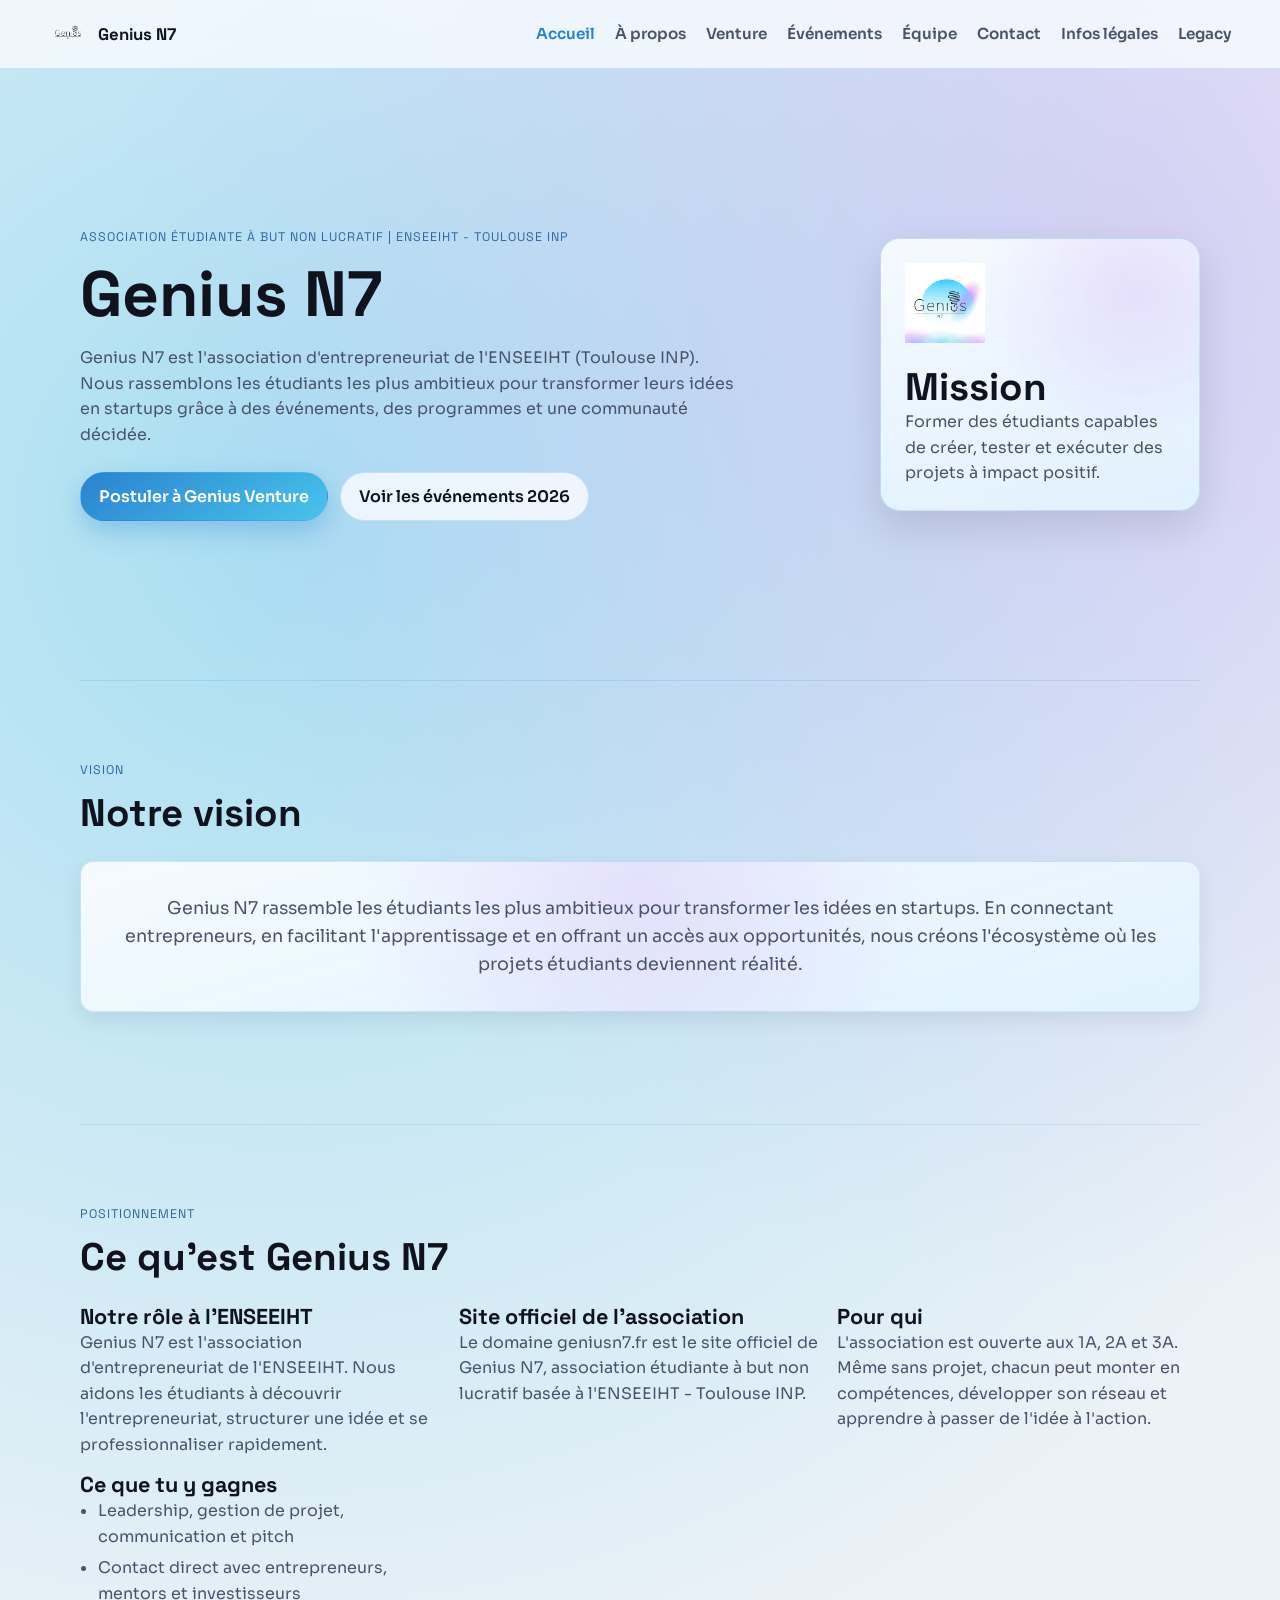
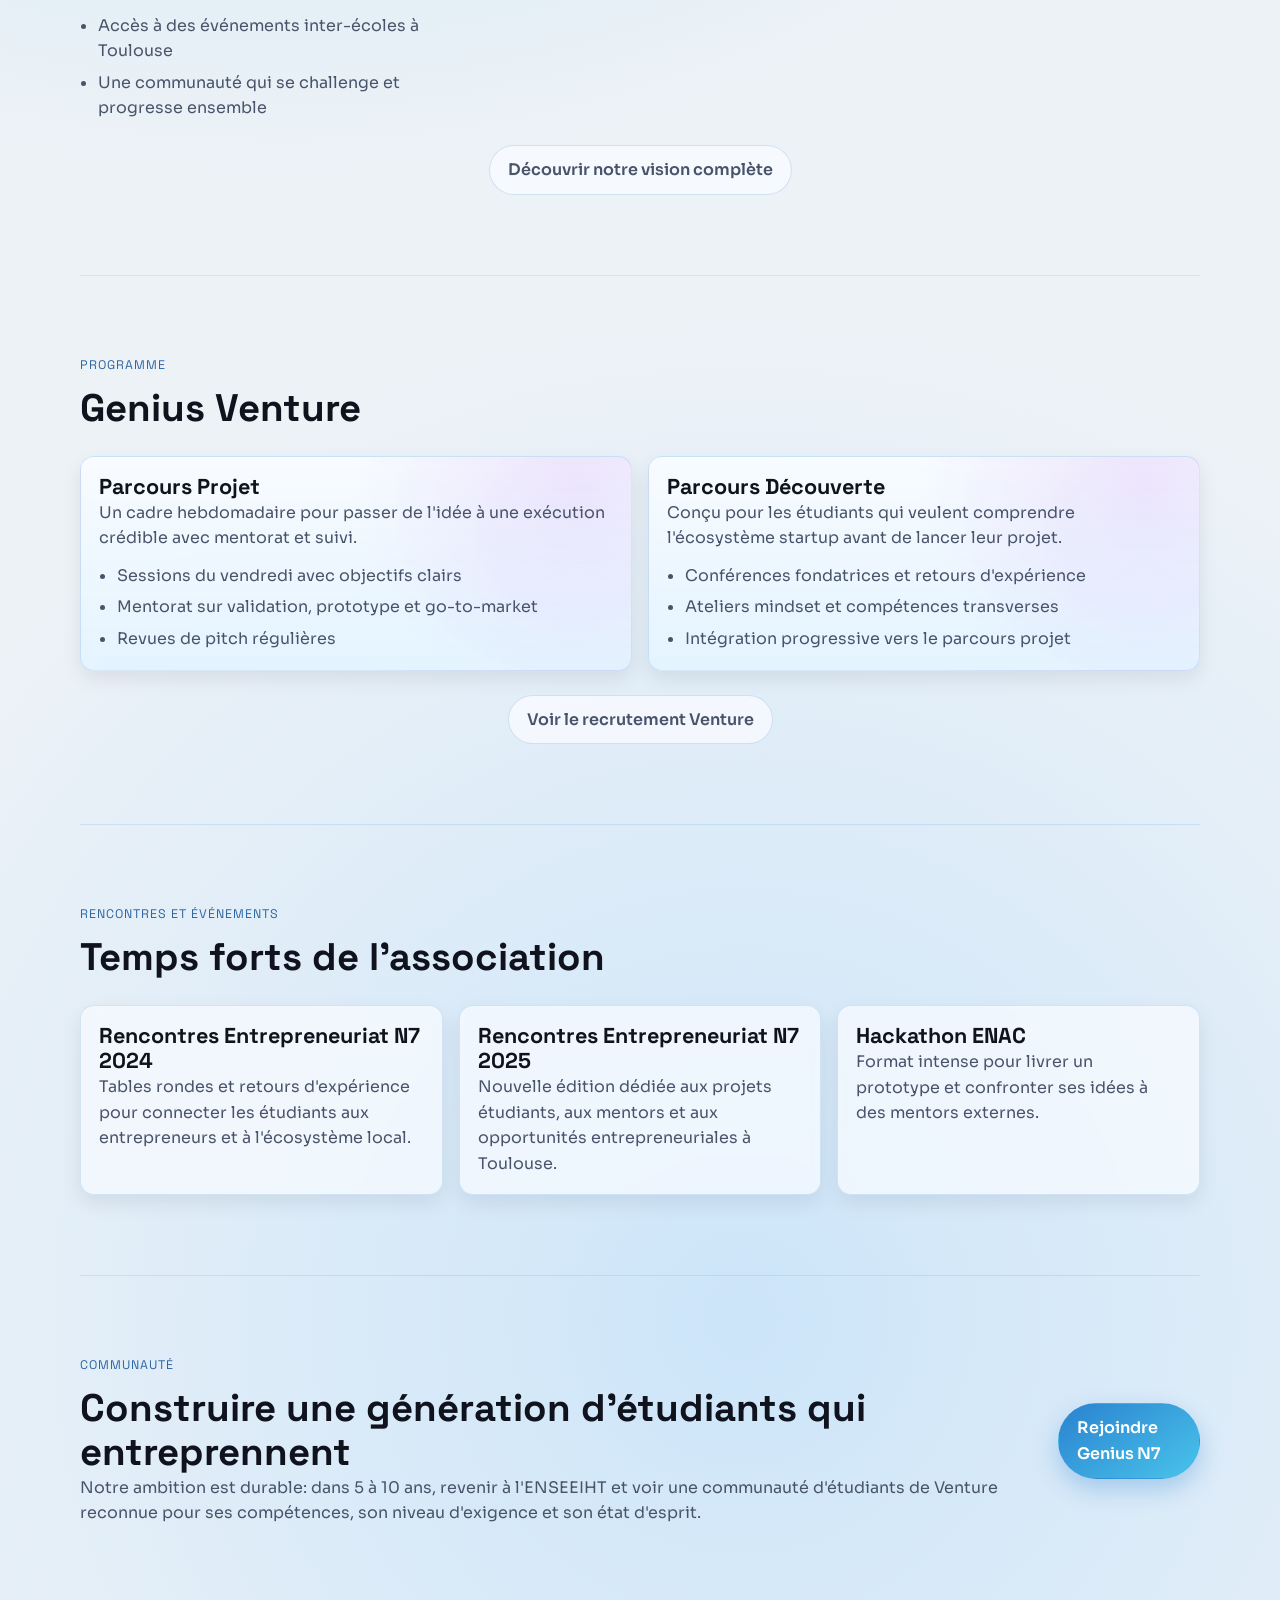
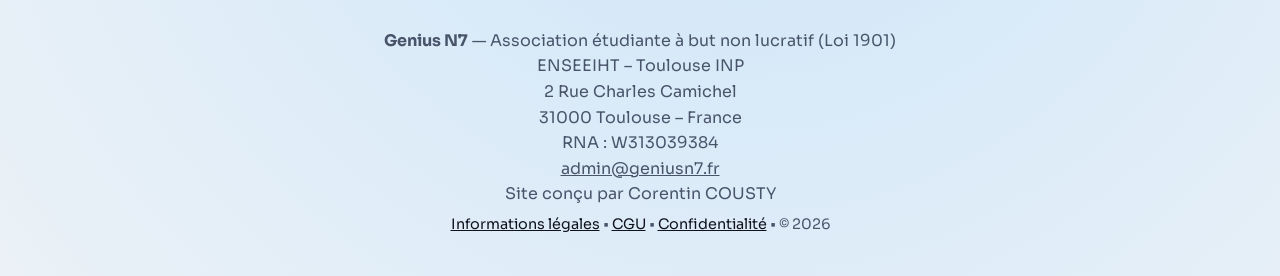
<file: index.html>
<!DOCTYPE html>
<html lang="fr">
<head>
  <meta charset="utf-8">
  <meta name="viewport" content="width=device-width, initial-scale=1">
  <meta name="description" content="Site officiel de Genius N7, association étudiante à but non lucratif de l'ENSEEIHT (Toulouse INP), dédiée à l'entrepreneuriat et à l'innovation étudiante.">
  <script type="application/ld+json">
  {
    "@context": "https://schema.org",
    "@type": "Organization",
    "name": "Genius N7",
    "url": "https://geniusn7.fr",
    "description": "Association étudiante à but non lucratif de l'ENSEEIHT (Toulouse INP) qui promeut l'entrepreneuriat chez les étudiants ingénieurs.",
    "email": "admin@geniusn7.fr",
    "address": {
      "@type": "PostalAddress",
      "streetAddress": "2 Rue Charles Camichel",
      "postalCode": "31000",
      "addressLocality": "Toulouse",
      "addressCountry": "FR"
    }
  }
  </script>
  <title>Genius N7 | Innovation et Entrepreneuriat Étudiant</title>
  <link rel="preconnect" href="https://fonts.googleapis.com">
  <link rel="preconnect" href="https://fonts.gstatic.com" crossorigin>
  <link href="https://fonts.googleapis.com/css2?family=Space+Grotesk:wght@400;500;700&family=Sora:wght@400;600;700&display=swap" rel="stylesheet">
  <link rel="stylesheet" href="css/style.css">
</head>
<body>
  <header class="site-header" id="top">
    <a class="brand" href="index.html" aria-label="Accueil Genius N7">
      <img class="brand-logo" src="assets/logos/logo-transparent.png" alt="Logo Genius N7">
      <span class="brand-text">Genius N7</span>
    </a>
    <button class="nav-toggle" type="button" aria-expanded="false" aria-controls="main-nav">Menu</button>
    <nav id="main-nav" class="main-nav" aria-label="Navigation principale">
      <a href="index.html" class="active">Accueil</a>
      <a href="apropos.html">À propos</a>
      <a href="venture.html">Venture</a>
      <a href="evenements.html">Événements</a>
      <a href="team.html">Équipe</a>
      <a href="contact.html">Contact</a>
      <a href="legal.html">Infos légales</a>
      <a href="legacy.html">Legacy</a>
    </nav>
  </header>

  <main>
    <section id="accueil" class="hero section">
      <div class="hero-content">
        <p class="eyebrow">Association étudiante à but non lucratif | ENSEEIHT - Toulouse INP</p>
        <h1>Genius N7</h1>
        <p class="hero-lead">
          Genius N7 est l'association d'entrepreneuriat de l'ENSEEIHT (Toulouse INP).
          Nous rassemblons les étudiants les plus ambitieux pour transformer leurs idées en startups grâce à des événements, des programmes et une communauté décidée.
        </p>
        <div class="hero-actions">
          <a class="btn btn-primary" href="venture.html">Postuler à Genius Venture</a>
          <a class="btn btn-secondary" href="evenements.html">Voir les événements 2026</a>
        </div>
      </div>
      <div class="hero-panel" aria-hidden="true">
        <div class="hero-card">
          <img class="hero-logo" src="assets/logos/logo-genius-n7.png" alt="">
          <h2>Mission</h2>
          <p>Former des étudiants capables de créer, tester et exécuter des projets à impact positif.</p>
        </div>
      </div>
    </section>

    <section class="section">
      <div class="section-head">
        <p class="eyebrow">Vision</p>
        <h2>Notre vision</h2>
      </div>
      <div class="card vision-card" style="margin-bottom: 32px;">
        <p style="font-size: 1.1em; line-height: 1.6;">
          Genius N7 rassemble les étudiants les plus ambitieux pour transformer les idées en startups.
          En connectant entrepreneurs, en facilitant l'apprentissage et en offrant un accès aux opportunités,
          nous créons l'écosystème où les projets étudiants deviennent réalité.
        </p>
      </div>
    </section>

    <section class="section">
      <div class="section-head">
        <p class="eyebrow">Positionnement</p>
        <h2>Ce qu'est Genius N7</h2>
      </div>
      <div class="about-grid">
        <article>
          <h3>Notre rôle à l'ENSEEIHT</h3>
          <p>
            Genius N7 est l'association d'entrepreneuriat de l'ENSEEIHT.
            Nous aidons les étudiants à découvrir l'entrepreneuriat, structurer une idée
            et se professionnaliser rapidement.
          </p>
        </article>
        <article>
          <h3>Site officiel de l'association</h3>
          <p>
            Le domaine geniusn7.fr est le site officiel de Genius N7,
            association étudiante à but non lucratif basée à l'ENSEEIHT - Toulouse INP.
          </p>
        </article>
        <article>
          <h3>Pour qui</h3>
          <p>
            L'association est ouverte aux 1A, 2A et 3A.
            Même sans projet, chacun peut monter en compétences,
            développer son réseau et apprendre à passer de l'idée à l'action.
          </p>
        </article>
        <article>
          <h3>Ce que tu y gagnes</h3>
          <ul>
            <li>Leadership, gestion de projet, communication et pitch</li>
            <li>Contact direct avec entrepreneurs, mentors et investisseurs</li>
            <li>Accès à des événements inter-écoles à Toulouse</li>
            <li>Une communauté qui se challenge et progresse ensemble</li>
          </ul>
        </article>
      </div>
      <p style="text-align: center; margin-top: 24px;">
        <a href="apropos.html" class="btn btn-secondary">Découvrir notre vision complète</a>
      </p>
    </section>

    <section class="section">
      <div class="section-head">
        <p class="eyebrow">Programme</p>
        <h2>Genius Venture</h2>
      </div>
      <div class="card-grid initiative-grid">
        <article class="card tone-accent">
          <h3>Parcours Projet</h3>
          <p>Un cadre hebdomadaire pour passer de l'idée à une exécution crédible avec mentorat et suivi.</p>
          <ul style="margin-top: 12px;">
            <li>Sessions du vendredi avec objectifs clairs</li>
            <li>Mentorat sur validation, prototype et go-to-market</li>
            <li>Revues de pitch régulières</li>
          </ul>
        </article>
        <article class="card tone-accent">
          <h3>Parcours Découverte</h3>
          <p>Conçu pour les étudiants qui veulent comprendre l'écosystème startup avant de lancer leur projet.</p>
          <ul style="margin-top: 12px;">
            <li>Conférences fondatrices et retours d'expérience</li>
            <li>Ateliers mindset et compétences transverses</li>
            <li>Intégration progressive vers le parcours projet</li>
          </ul>
        </article>
      </div>
      <p style="text-align: center; margin-top: 24px;">
        <a href="venture.html" class="btn btn-secondary">Voir le recrutement Venture</a>
      </p>
    </section>

    <section class="section">
      <div class="section-head">
        <p class="eyebrow">Rencontres et événements</p>
        <h2>Temps forts de l'association</h2>
      </div>
      <div class="card-grid">
        <article class="card">
          <h3>Rencontres Entrepreneuriat N7 2024</h3>
          <p>Tables rondes et retours d'expérience pour connecter les étudiants aux entrepreneurs et à l'écosystème local.</p>
        </article>
        <article class="card">
          <h3>Rencontres Entrepreneuriat N7 2025</h3>
          <p>Nouvelle édition dédiée aux projets étudiants, aux mentors et aux opportunités entrepreneuriales à Toulouse.</p>
        </article>
        <article class="card">
          <h3>Hackathon ENAC</h3>
          <p>Format intense pour livrer un prototype et confronter ses idées à des mentors externes.</p>
        </article>
      </div>
    </section>

    <section class="section community">
      <div>
        <p class="eyebrow">Communauté</p>
        <h2>Construire une génération d'étudiants qui entreprennent</h2>
        <p>
          Notre ambition est durable: dans 5 à 10 ans, revenir à l'ENSEEIHT et voir une communauté
          d'étudiants de Venture reconnue pour ses compétences, son niveau d'exigence et son état d'esprit.
        </p>
      </div>
      <a class="btn btn-primary" href="contact.html">Rejoindre Genius N7</a>
    </section>
  </main>

  <footer class="site-footer">
    <div>
      <p><strong>Genius N7</strong> — Association étudiante à but non lucratif (Loi 1901)</p>
      <p>ENSEEIHT – Toulouse INP<br>2 Rue Charles Camichel<br>31000 Toulouse – France<br>RNA : W313039384<br><a href="mailto:admin@geniusn7.fr">admin@geniusn7.fr</a></p>
    </div>
    <p class="credit">Site conçu par Corentin COUSTY</p>
    <p class="footer-meta"><a href="legal.html">Informations légales</a> • <a href="cgu.html">CGU</a> • <a href="privacy.html">Confidentialité</a> • © 2026</p>
  </footer>

  <script src="js/script.js"></script>
</body>
</html>
</file>
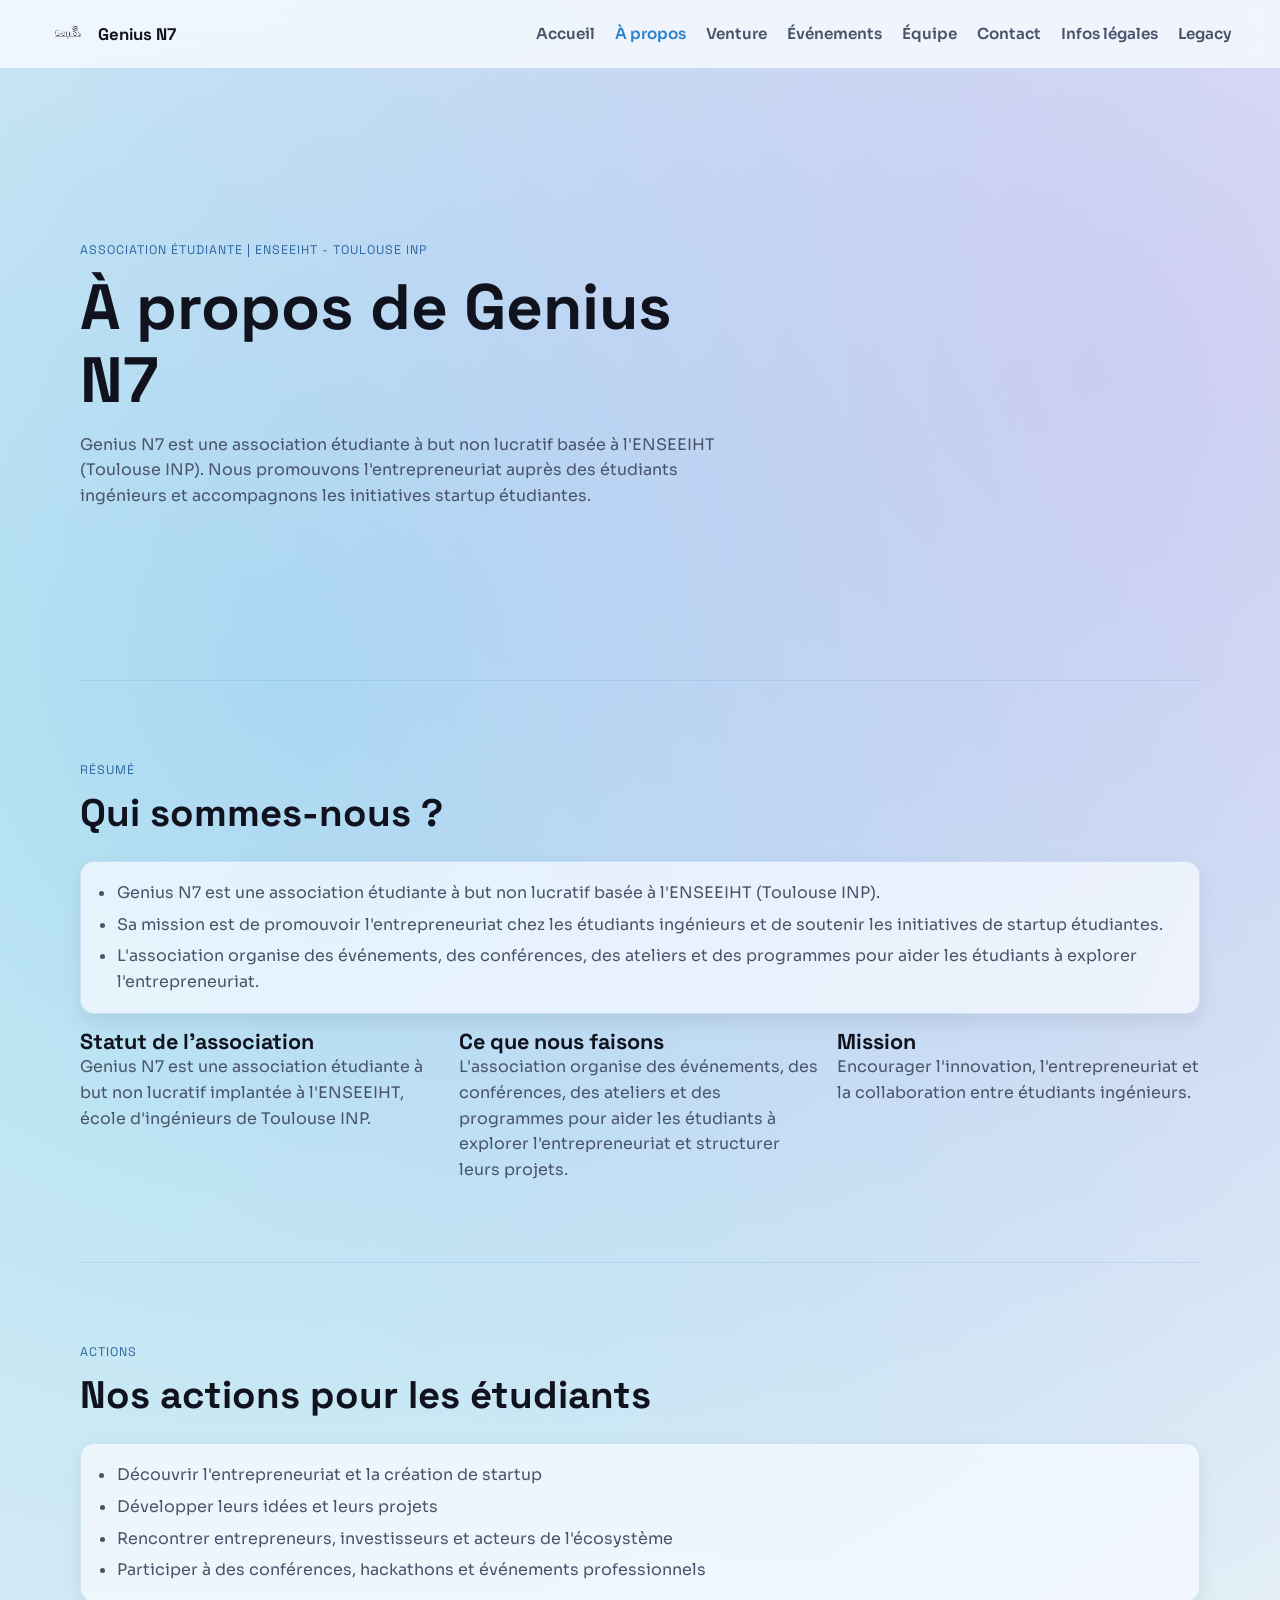
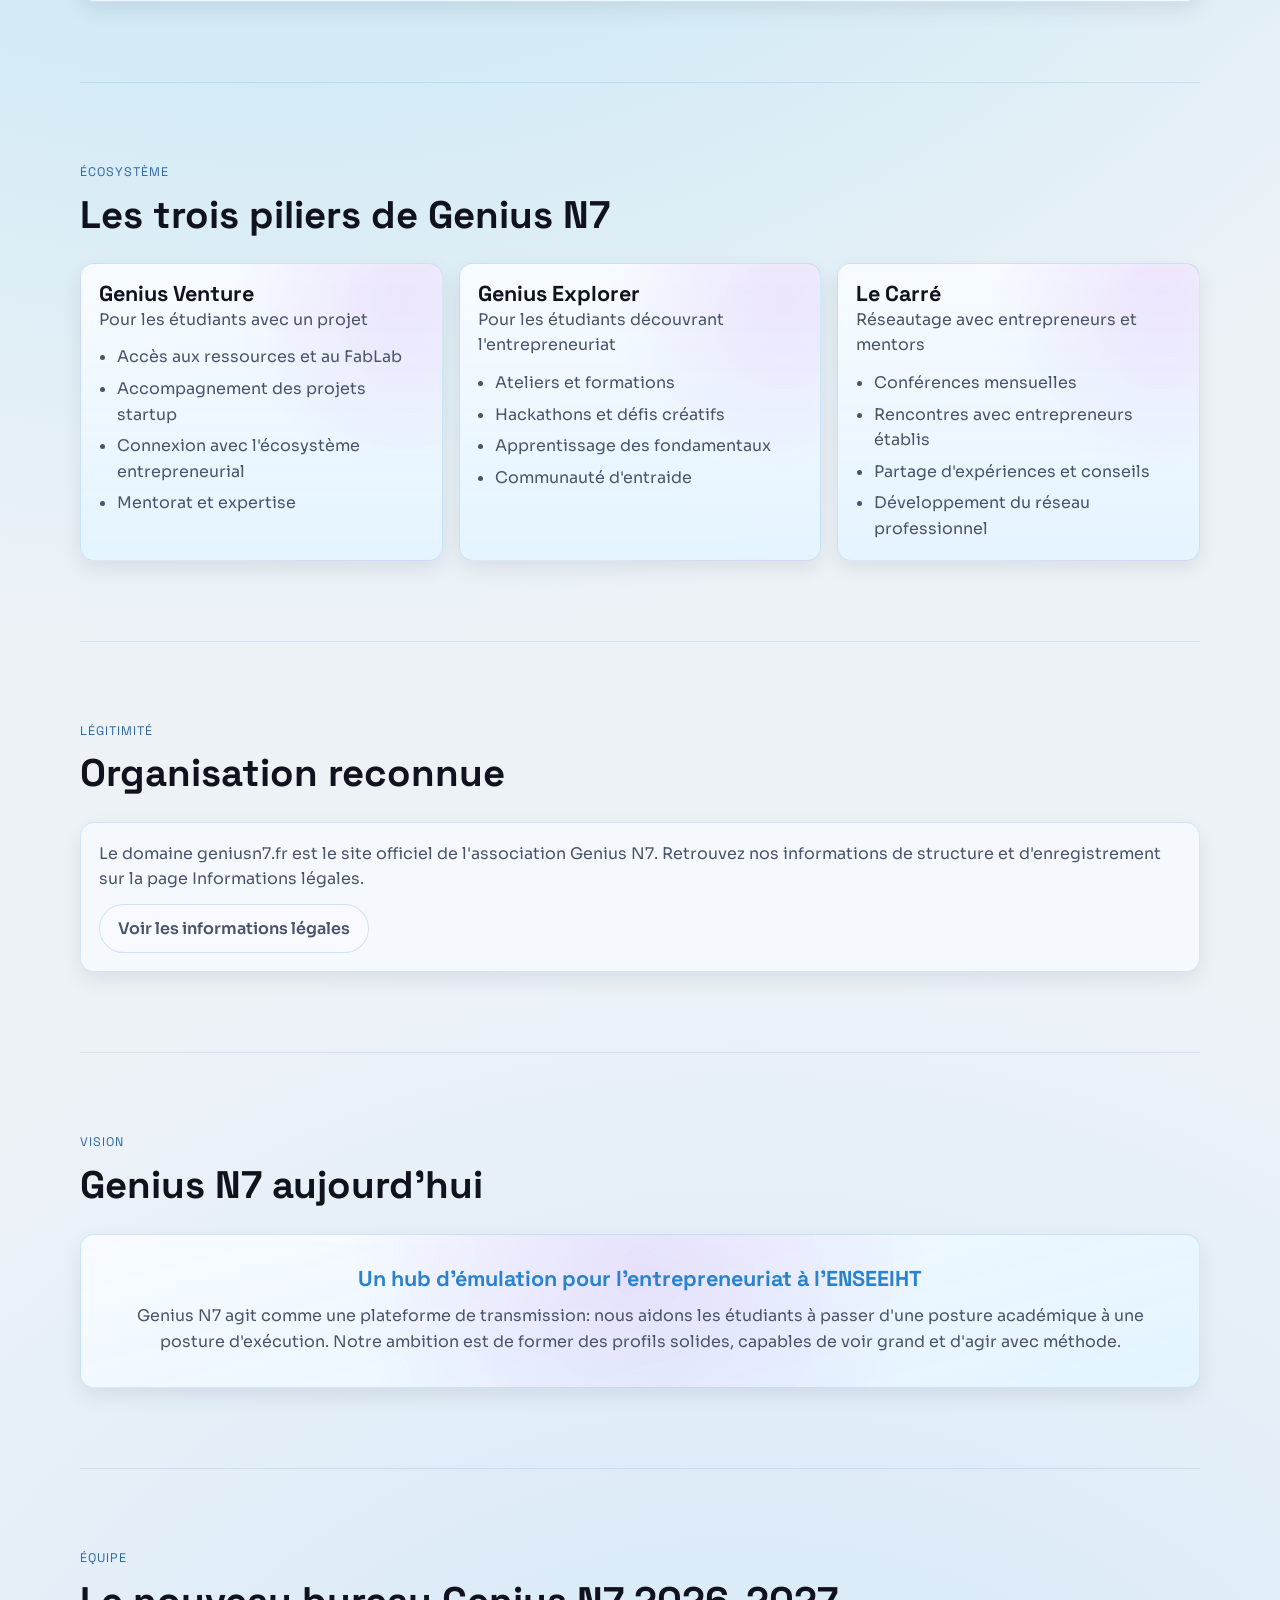
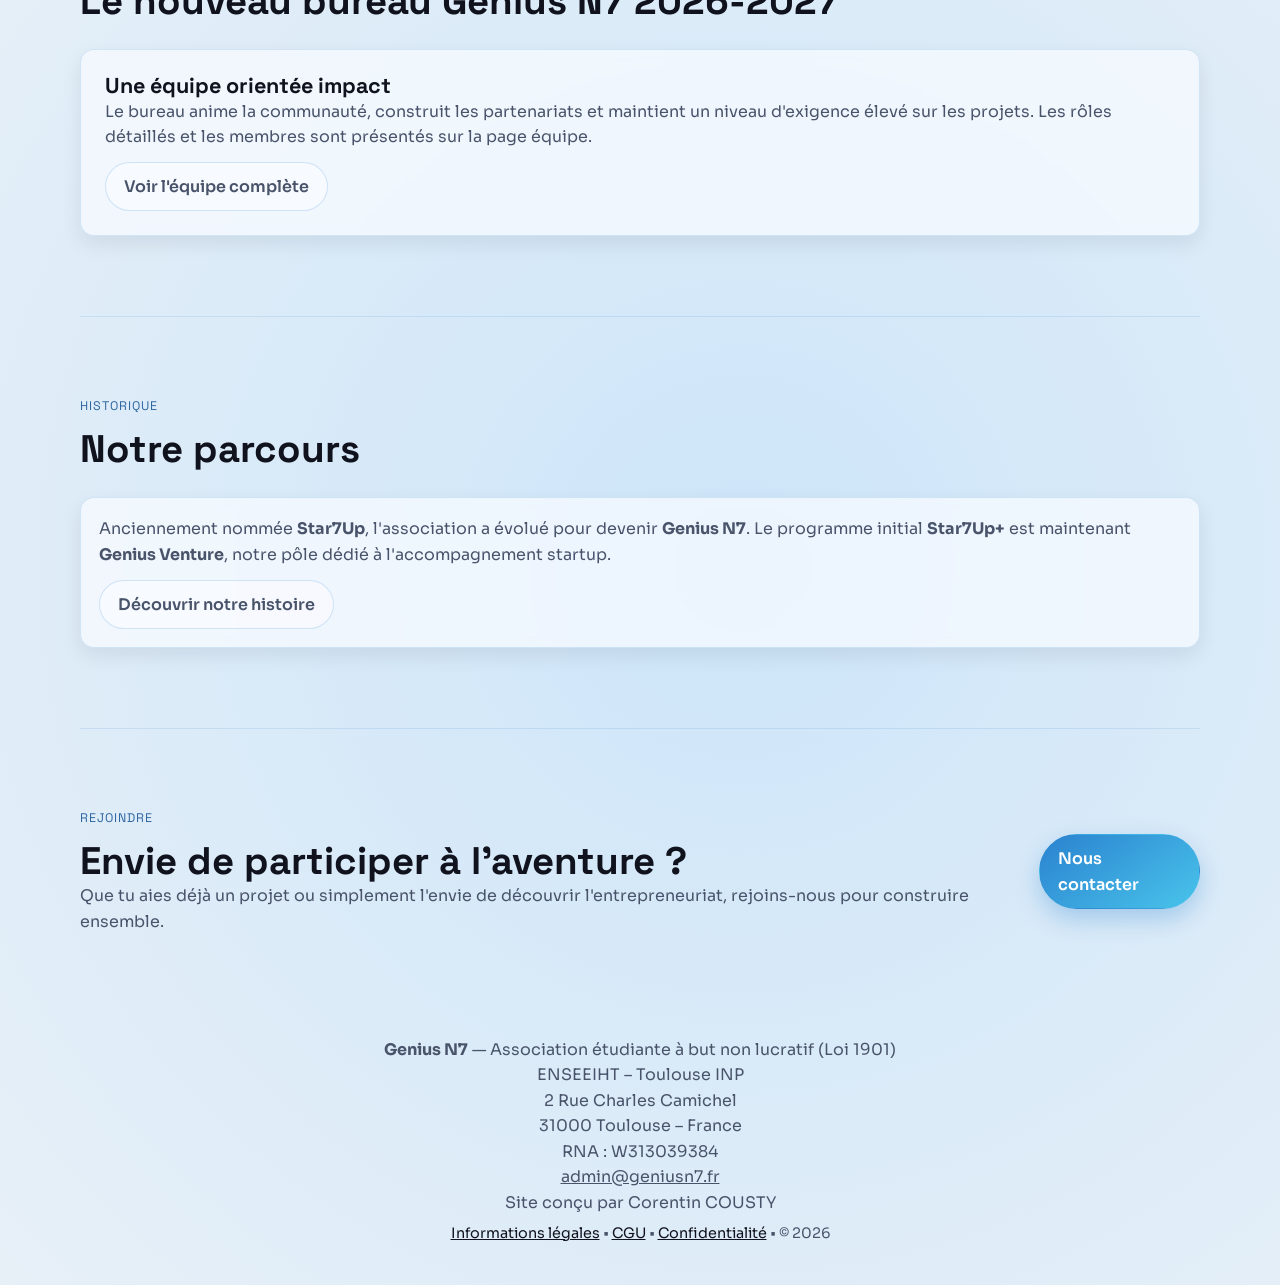
<file: apropos.html>
<!DOCTYPE html>
<html lang="fr">
<head>
  <meta charset="utf-8">
  <meta name="viewport" content="width=device-width, initial-scale=1">
  <meta name="description" content="À propos de Genius N7 : association étudiante à but non lucratif de l'ENSEEIHT (Toulouse INP), mission, actions et informations organisationnelles.">
  <title>About Genius N7 | Association</title>
  <link rel="preconnect" href="https://fonts.googleapis.com">
  <link rel="preconnect" href="https://fonts.gstatic.com" crossorigin>
  <link href="https://fonts.googleapis.com/css2?family=Space+Grotesk:wght@400;500;700&family=Sora:wght@400;600;700&display=swap" rel="stylesheet">
  <link rel="stylesheet" href="css/style.css">
</head>
<body>
  <header class="site-header" id="top">
    <a class="brand" href="index.html" aria-label="Accueil Genius N7">
      <img class="brand-logo" src="assets/logos/logo-transparent.png" alt="Logo Genius N7">
      <span class="brand-text">Genius N7</span>
    </a>
    <button class="nav-toggle" type="button" aria-expanded="false" aria-controls="main-nav">Menu</button>
    <nav id="main-nav" class="main-nav" aria-label="Navigation principale">
      <a href="index.html">Accueil</a>
      <a href="apropos.html" class="active">À propos</a>
      <a href="venture.html">Venture</a>
      <a href="evenements.html">Événements</a>
      <a href="team.html">Équipe</a>
      <a href="contact.html">Contact</a>
      <a href="legal.html">Infos légales</a>
      <a href="legacy.html">Legacy</a>
    </nav>
  </header>

  <main>
    <section class="hero section">
      <div class="hero-content">
        <p class="eyebrow">Association étudiante | ENSEEIHT - Toulouse INP</p>
        <h1>À propos de Genius N7</h1>
        <p class="hero-lead">
          Genius N7 est une association étudiante à but non lucratif basée à l'ENSEEIHT (Toulouse INP).
          Nous promouvons l'entrepreneuriat auprès des étudiants ingénieurs et accompagnons les initiatives startup étudiantes.
        </p>
      </div>
    </section>

    <section class="section">
      <div class="section-head">
        <p class="eyebrow">Résumé</p>
        <h2>Qui sommes-nous ?</h2>
      </div>
      <div class="card" style="margin-bottom: 16px;">
        <ul>
          <li>Genius N7 est une association étudiante à but non lucratif basée à l'ENSEEIHT (Toulouse INP).</li>
          <li>Sa mission est de promouvoir l'entrepreneuriat chez les étudiants ingénieurs et de soutenir les initiatives de startup étudiantes.</li>
          <li>L'association organise des événements, des conférences, des ateliers et des programmes pour aider les étudiants à explorer l'entrepreneuriat.</li>
        </ul>
      </div>
      <div class="about-grid">
        <article>
          <h3>Statut de l'association</h3>
          <p>
            Genius N7 est une association étudiante à but non lucratif implantée à l'ENSEEIHT,
            école d'ingénieurs de Toulouse INP.
          </p>
        </article>
        <article>
          <h3>Ce que nous faisons</h3>
          <p>
            L'association organise des événements, des conférences, des ateliers et des programmes
            pour aider les étudiants à explorer l'entrepreneuriat et structurer leurs projets.
          </p>
        </article>
        <article>
          <h3>Mission</h3>
          <p>
            Encourager l'innovation, l'entrepreneuriat et la collaboration entre étudiants ingénieurs.
          </p>
        </article>
      </div>
    </section>

    <section class="section">
      <div class="section-head">
        <p class="eyebrow">Actions</p>
        <h2>Nos actions pour les étudiants</h2>
      </div>
      <div class="card">
        <ul>
          <li>Découvrir l'entrepreneuriat et la création de startup</li>
          <li>Développer leurs idées et leurs projets</li>
          <li>Rencontrer entrepreneurs, investisseurs et acteurs de l'écosystème</li>
          <li>Participer à des conférences, hackathons et événements professionnels</li>
        </ul>
      </div>
    </section>

    <section class="section">
      <div class="section-head">
        <p class="eyebrow">Écosystème</p>
        <h2>Les trois piliers de Genius N7</h2>
      </div>
      <div class="card-grid">
        <article class="card tone-accent">
          <h3>Genius Venture</h3>
          <p>Pour les étudiants avec un projet</p>
          <ul style="margin-top: 12px;">
            <li>Accès aux ressources et au FabLab</li>
            <li>Accompagnement des projets startup</li>
            <li>Connexion avec l'écosystème entrepreneurial</li>
            <li>Mentorat et expertise</li>
          </ul>
        </article>
        <article class="card tone-accent">
          <h3>Genius Explorer</h3>
          <p>Pour les étudiants découvrant l'entrepreneuriat</p>
          <ul style="margin-top: 12px;">
            <li>Ateliers et formations</li>
            <li>Hackathons et défis créatifs</li>
            <li>Apprentissage des fondamentaux</li>
            <li>Communauté d'entraide</li>
          </ul>
        </article>
        <article class="card tone-accent">
          <h3>Le Carré</h3>
          <p>Réseautage avec entrepreneurs et mentors</p>
          <ul style="margin-top: 12px;">
            <li>Conférences mensuelles</li>
            <li>Rencontres avec entrepreneurs établis</li>
            <li>Partage d'expériences et conseils</li>
            <li>Développement du réseau professionnel</li>
          </ul>
        </article>
      </div>
    </section>

    <section class="section">
      <div class="section-head">
        <p class="eyebrow">Légitimité</p>
        <h2>Organisation reconnue</h2>
      </div>
      <div class="card">
        <p>
          Le domaine geniusn7.fr est le site officiel de l'association Genius N7.
          Retrouvez nos informations de structure et d'enregistrement sur la page Informations légales.
        </p>
        <p style="margin-top: 12px;">
          <a href="legal.html" class="btn btn-secondary">Voir les informations légales</a>
        </p>
      </div>
    </section>

    <section class="section">
      <div class="section-head">
        <p class="eyebrow">Vision</p>
        <h2>Genius N7 aujourd'hui</h2>
      </div>
      <div class="card vision-card">
        <h3>Un hub d'émulation pour l'entrepreneuriat à l'ENSEEIHT</h3>
        <p>
          Genius N7 agit comme une plateforme de transmission: nous aidons les étudiants à passer
          d'une posture académique à une posture d'exécution. Notre ambition est de former des profils
          solides, capables de voir grand et d'agir avec méthode.
        </p>
      </div>
    </section>

    <section class="section">
      <div class="section-head">
        <p class="eyebrow">Équipe</p>
        <h2>Le nouveau bureau Genius N7 2026-2027</h2>
      </div>
      <div class="card bureau-card">
        <h3>Une équipe orientée impact</h3>
        <p>
          Le bureau anime la communauté, construit les partenariats et maintient un niveau d'exigence
          élevé sur les projets. Les rôles détaillés et les membres sont présentés sur la page équipe.
        </p>
        <p style="margin-top: 12px;">
          <a href="team.html" class="btn btn-secondary">Voir l'équipe complète</a>
        </p>
      </div>
    </section>

    <section class="section">
      <div class="section-head">
        <p class="eyebrow">Historique</p>
        <h2>Notre parcours</h2>
      </div>
      <div class="card">
        <p>
          Anciennement nommée <strong>Star7Up</strong>, l'association a évolué pour devenir <strong>Genius N7</strong>.
          Le programme initial <strong>Star7Up+</strong> est maintenant <strong>Genius Venture</strong>, notre pôle dédié
          à l'accompagnement startup.
        </p>
        <p style="margin-top: 12px;">
          <a href="legacy.html" class="btn btn-secondary">Découvrir notre histoire</a>
        </p>
      </div>
    </section>

    <section class="section community">
      <div>
        <p class="eyebrow">Rejoindre</p>
        <h2>Envie de participer à l'aventure ?</h2>
        <p>
          Que tu aies déjà un projet ou simplement l'envie de découvrir l'entrepreneuriat, 
          rejoins-nous pour construire ensemble.
        </p>
      </div>
      <a class="btn btn-primary" href="contact.html">Nous contacter</a>
    </section>
  </main>

  <footer class="site-footer">
    <div>
      <p><strong>Genius N7</strong> — Association étudiante à but non lucratif (Loi 1901)</p>
      <p>ENSEEIHT – Toulouse INP<br>2 Rue Charles Camichel<br>31000 Toulouse – France<br>RNA : W313039384<br><a href="mailto:admin@geniusn7.fr">admin@geniusn7.fr</a></p>
    </div>
    <p class="credit">Site conçu par Corentin COUSTY</p>
    <p class="footer-meta"><a href="legal.html">Informations légales</a> • <a href="cgu.html">CGU</a> • <a href="privacy.html">Confidentialité</a> • © 2026</p>
  </footer>

  <script src="js/script.js"></script>
</body>
</html>
</file>
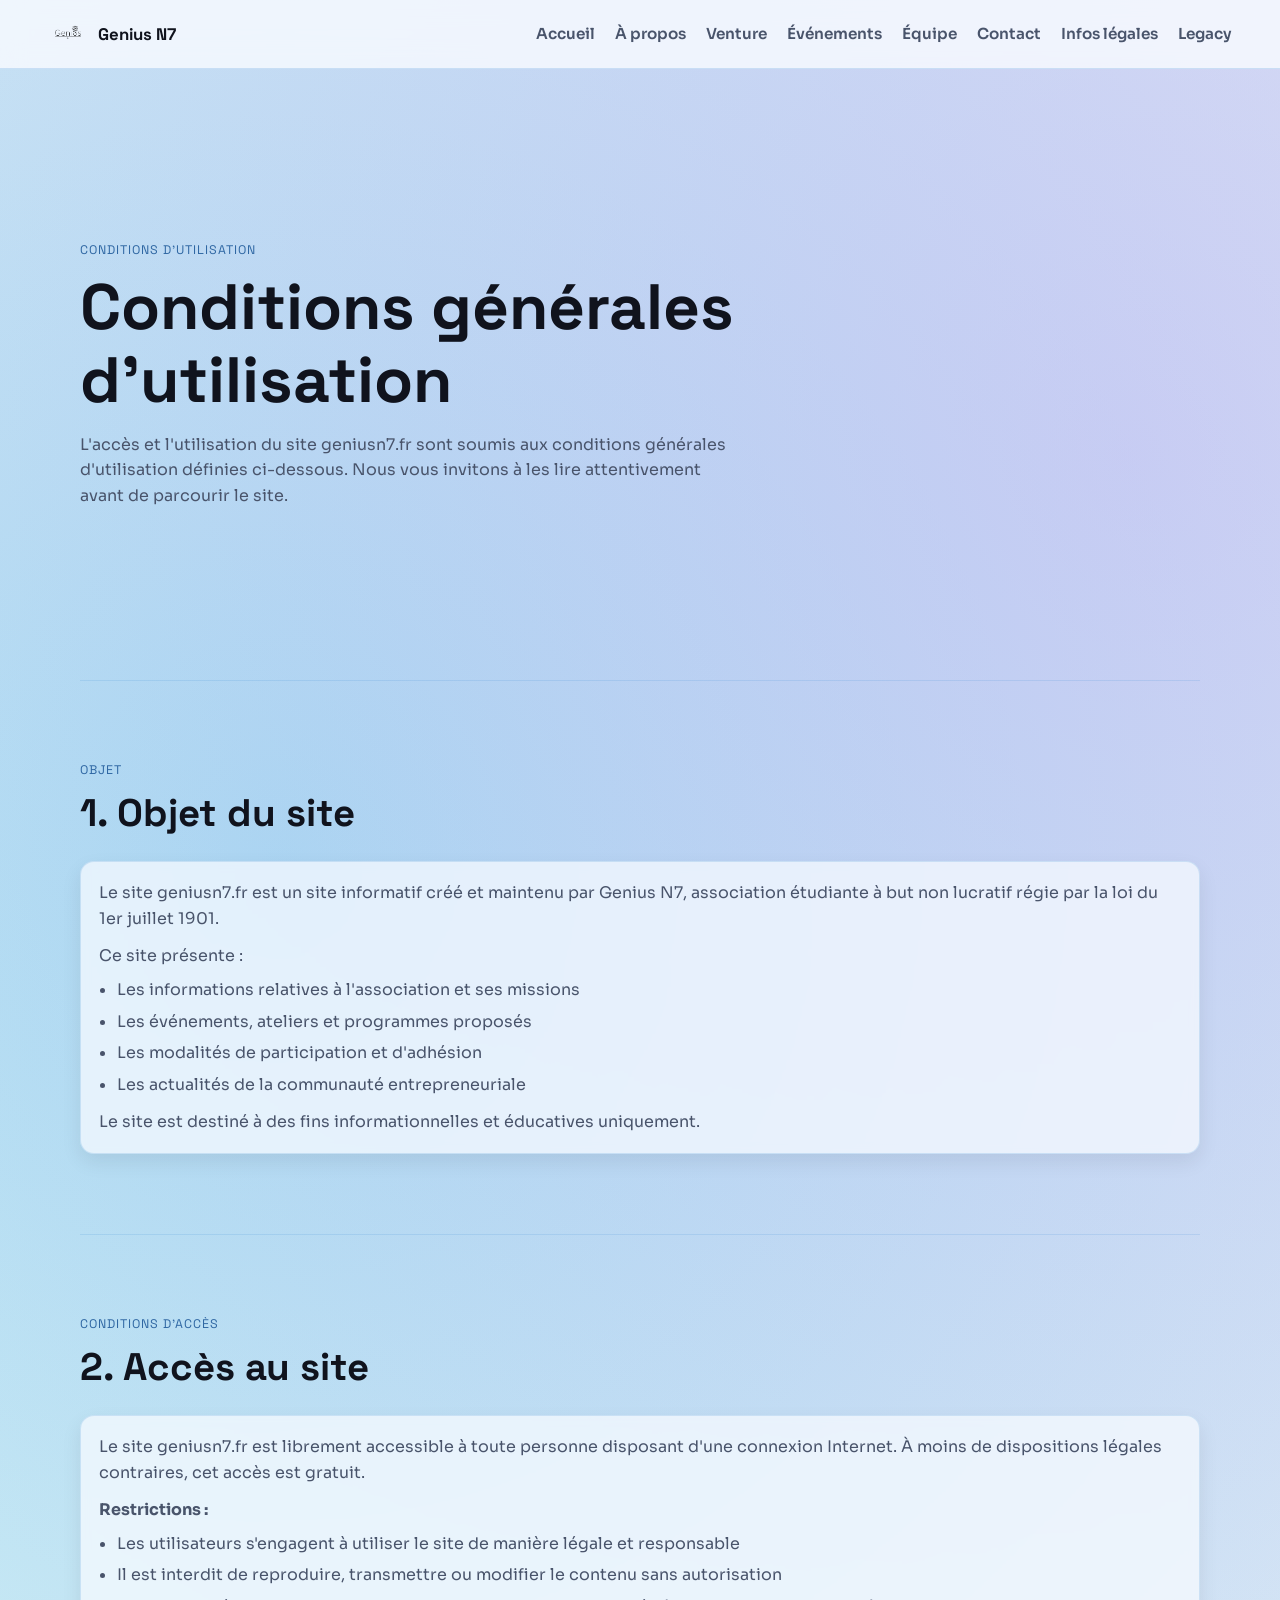
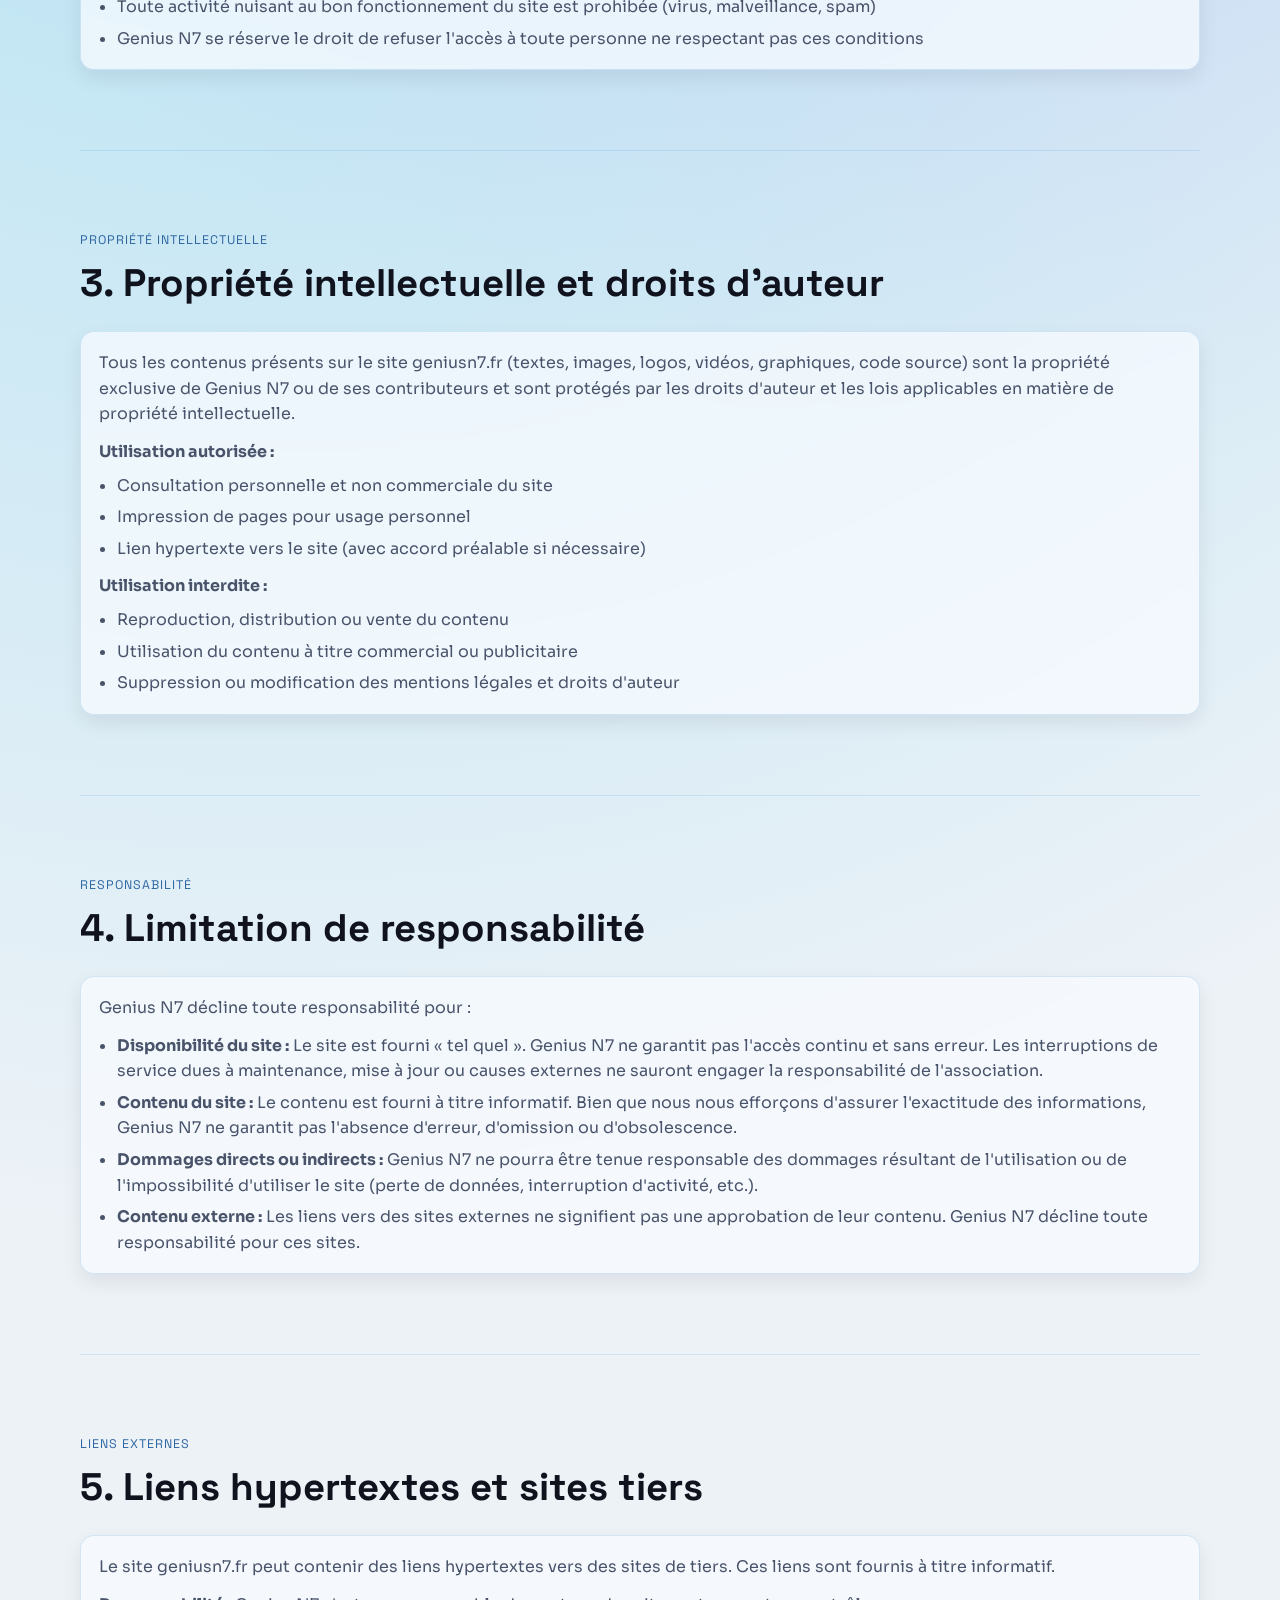
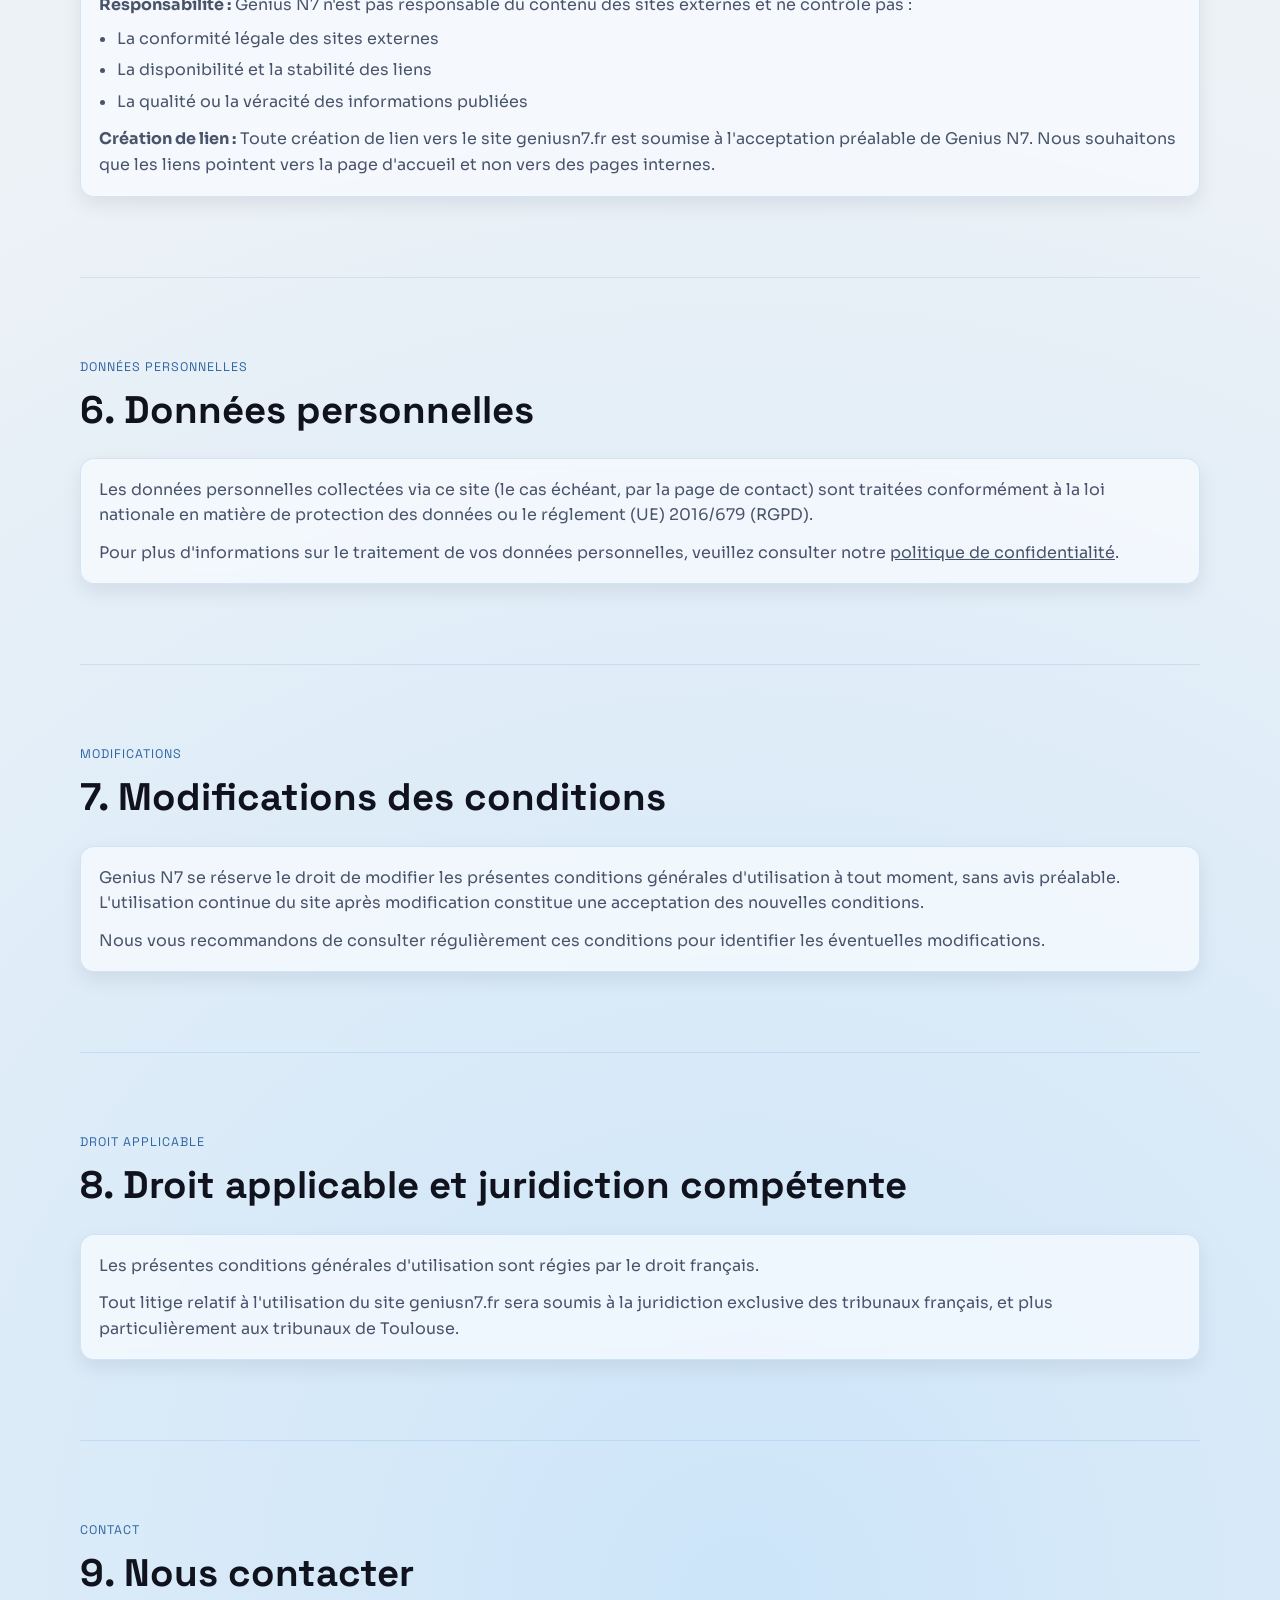
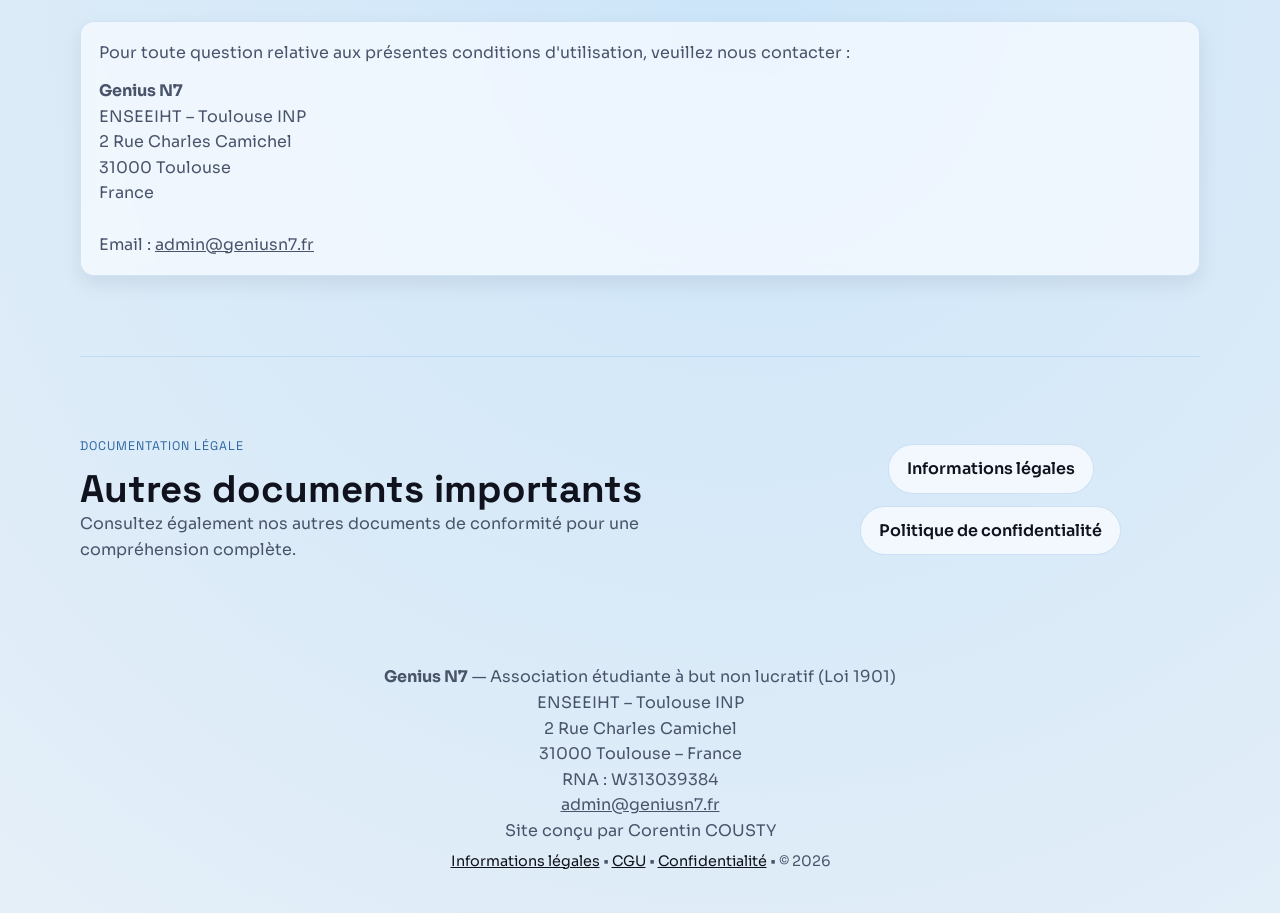
<file: cgu.html>
<!DOCTYPE html>
<html lang="fr">
<head>
  <meta charset="utf-8">
  <meta name="viewport" content="width=device-width, initial-scale=1">
  <meta name="description" content="Conditions générales d'utilisation du site Genius N7 - Association étudiante de l'ENSEEIHT (Toulouse INP).">
  <title>Conditions générales d'utilisation | Genius N7</title>
  <link rel="preconnect" href="https://fonts.googleapis.com">
  <link rel="preconnect" href="https://fonts.gstatic.com" crossorigin>
  <link href="https://fonts.googleapis.com/css2?family=Space+Grotesk:wght@400;500;700&family=Sora:wght@400;600;700&display=swap" rel="stylesheet">
  <link rel="stylesheet" href="css/style.css">
</head>
<body>
  <header class="site-header" id="top">
    <a class="brand" href="index.html" aria-label="Accueil Genius N7">
      <img class="brand-logo" src="assets/logos/logo-transparent.png" alt="Logo Genius N7">
      <span class="brand-text">Genius N7</span>
    </a>
    <button class="nav-toggle" type="button" aria-expanded="false" aria-controls="main-nav">Menu</button>
    <nav id="main-nav" class="main-nav" aria-label="Navigation principale">
      <a href="index.html">Accueil</a>
      <a href="apropos.html">À propos</a>
      <a href="venture.html">Venture</a>
      <a href="evenements.html">Événements</a>
      <a href="team.html">Équipe</a>
      <a href="contact.html">Contact</a>
      <a href="legal.html">Infos légales</a>
      <a href="legacy.html">Legacy</a>
    </nav>
  </header>

  <main>
    <section class="hero section">
      <div class="hero-content">
        <p class="eyebrow">Conditions d'utilisation</p>
        <h1>Conditions générales d'utilisation</h1>
        <p class="hero-lead">
          L'accès et l'utilisation du site geniusn7.fr sont soumis aux conditions générales d'utilisation 
          définies ci-dessous. Nous vous invitons à les lire attentivement avant de parcourir le site.
        </p>
      </div>
    </section>

    <section class="section">
      <div class="section-head">
        <p class="eyebrow">Objet</p>
        <h2>1. Objet du site</h2>
      </div>
      <div class="card">
        <p>
          Le site geniusn7.fr est un site informatif créé et maintenu par Genius N7, 
          association étudiante à but non lucratif régie par la loi du 1er juillet 1901.
        </p>
        <p style="margin-top: 12px;">
          Ce site présente :
        </p>
        <ul style="margin-top: 8px;">
          <li>Les informations relatives à l'association et ses missions</li>
          <li>Les événements, ateliers et programmes proposés</li>
          <li>Les modalités de participation et d'adhésion</li>
          <li>Les actualités de la communauté entrepreneuriale</li>
        </ul>
        <p style="margin-top: 12px;">
          Le site est destiné à des fins informationnelles et éducatives uniquement.
        </p>
      </div>
    </section>

    <section class="section">
      <div class="section-head">
        <p class="eyebrow">Conditions d'accès</p>
        <h2>2. Accès au site</h2>
      </div>
      <div class="card">
        <p>
          Le site geniusn7.fr est librement accessible à toute personne disposant d'une connexion Internet. 
          À moins de dispositions légales contraires, cet accès est gratuit.
        </p>
        <p style="margin-top: 12px;">
          <strong>Restrictions :</strong>
        </p>
        <ul style="margin-top: 8px;">
          <li>Les utilisateurs s'engagent à utiliser le site de manière légale et responsable</li>
          <li>Il est interdit de reproduire, transmettre ou modifier le contenu sans autorisation</li>
          <li>Toute activité nuisant au bon fonctionnement du site est prohibée (virus, malveillance, spam)</li>
          <li>Genius N7 se réserve le droit de refuser l'accès à toute personne ne respectant pas ces conditions</li>
        </ul>
      </div>
    </section>

    <section class="section">
      <div class="section-head">
        <p class="eyebrow">Propriété intellectuelle</p>
        <h2>3. Propriété intellectuelle et droits d'auteur</h2>
      </div>
      <div class="card">
        <p>
          Tous les contenus présents sur le site geniusn7.fr (textes, images, logos, vidéos, graphiques, code source) 
          sont la propriété exclusive de Genius N7 ou de ses contributeurs et sont protégés par les droits d'auteur 
          et les lois applicables en matière de propriété intellectuelle.
        </p>
        <p style="margin-top: 12px;">
          <strong>Utilisation autorisée :</strong>
        </p>
        <ul style="margin-top: 8px;">
          <li>Consultation personnelle et non commerciale du site</li>
          <li>Impression de pages pour usage personnel</li>
          <li>Lien hypertexte vers le site (avec accord préalable si nécessaire)</li>
        </ul>
        <p style="margin-top: 12px;">
          <strong>Utilisation interdite :</strong>
        </p>
        <ul style="margin-top: 8px;">
          <li>Reproduction, distribution ou vente du contenu</li>
          <li>Utilisation du contenu à titre commercial ou publicitaire</li>
          <li>Suppression ou modification des mentions légales et droits d'auteur</li>
        </ul>
      </div>
    </section>

    <section class="section">
      <div class="section-head">
        <p class="eyebrow">Responsabilité</p>
        <h2>4. Limitation de responsabilité</h2>
      </div>
      <div class="card">
        <p>
          Genius N7 décline toute responsabilité pour :
        </p>
        <ul style="margin-top: 12px;">
          <li><strong>Disponibilité du site :</strong> Le site est fourni « tel quel ». Genius N7 ne garantit pas l'accès continu et sans erreur. Les interruptions de service dues à maintenance, mise à jour ou causes externes ne sauront engager la responsabilité de l'association.</li>
          <li><strong>Contenu du site :</strong> Le contenu est fourni à titre informatif. Bien que nous nous efforçons d'assurer l'exactitude des informations, Genius N7 ne garantit pas l'absence d'erreur, d'omission ou d'obsolescence.</li>
          <li><strong>Dommages directs ou indirects :</strong> Genius N7 ne pourra être tenue responsable des dommages résultant de l'utilisation ou de l'impossibilité d'utiliser le site (perte de données, interruption d'activité, etc.).</li>
          <li><strong>Contenu externe :</strong> Les liens vers des sites externes ne signifient pas une approbation de leur contenu. Genius N7 décline toute responsabilité pour ces sites.</li>
        </ul>
      </div>
    </section>

    <section class="section">
      <div class="section-head">
        <p class="eyebrow">Liens externes</p>
        <h2>5. Liens hypertextes et sites tiers</h2>
      </div>
      <div class="card">
        <p>
          Le site geniusn7.fr peut contenir des liens hypertextes vers des sites de tiers. Ces liens sont fournis à titre informatif.
        </p>
        <p style="margin-top: 12px;">
          <strong>Responsabilité :</strong> Genius N7 n'est pas responsable du contenu des sites externes et ne contrôle pas :
        </p>
        <ul style="margin-top: 8px;">
          <li>La conformité légale des sites externes</li>
          <li>La disponibilité et la stabilité des liens</li>
          <li>La qualité ou la véracité des informations publiées</li>
        </ul>
        <p style="margin-top: 12px;">
          <strong>Création de lien :</strong> Toute création de lien vers le site geniusn7.fr est soumise à l'acceptation 
          préalable de Genius N7. Nous souhaitons que les liens pointent vers la page d'accueil et non vers des pages internes.
        </p>
      </div>
    </section>

    <section class="section">
      <div class="section-head">
        <p class="eyebrow">Données personnelles</p>
        <h2>6. Données personnelles</h2>
      </div>
      <div class="card">
        <p>
          Les données personnelles collectées via ce site (le cas échéant, par la page de contact) sont traitées conformément 
          à la loi nationale en matière de protection des données ou le réglement (UE) 2016/679 (RGPD).
        </p>
        <p style="margin-top: 12px;">
          Pour plus d'informations sur le traitement de vos données personnelles, veuillez consulter notre 
          <a href="privacy.html">politique de confidentialité</a>.
        </p>
      </div>
    </section>

    <section class="section">
      <div class="section-head">
        <p class="eyebrow">Modifications</p>
        <h2>7. Modifications des conditions</h2>
      </div>
      <div class="card">
        <p>
          Genius N7 se réserve le droit de modifier les présentes conditions générales d'utilisation à tout moment, 
          sans avis préalable. L'utilisation continue du site après modification constitue une acceptation des nouvelles conditions.
        </p>
        <p style="margin-top: 12px;">
          Nous vous recommandons de consulter régulièrement ces conditions pour identifier les éventuelles modifications.
        </p>
      </div>
    </section>

    <section class="section">
      <div class="section-head">
        <p class="eyebrow">Droit applicable</p>
        <h2>8. Droit applicable et juridiction compétente</h2>
      </div>
      <div class="card">
        <p>
          Les présentes conditions générales d'utilisation sont régies par le droit français.
        </p>
        <p style="margin-top: 12px;">
          Tout litige relatif à l'utilisation du site geniusn7.fr sera soumis à la juridiction exclusive des tribunaux français, 
          et plus particulièrement aux tribunaux de Toulouse.
        </p>
      </div>
    </section>

    <section class="section">
      <div class="section-head">
        <p class="eyebrow">Contact</p>
        <h2>9. Nous contacter</h2>
      </div>
      <div class="card">
        <p>
          Pour toute question relative aux présentes conditions d'utilisation, veuillez nous contacter :
        </p>
        <p style="margin-top: 12px;">
          <strong>Genius N7</strong><br>
          ENSEEIHT – Toulouse INP<br>
          2 Rue Charles Camichel<br>
          31000 Toulouse<br>
          France<br><br>
          Email : <a href="mailto:admin@geniusn7.fr">admin@geniusn7.fr</a>
        </p>
      </div>
    </section>

    <section class="section community">
      <div>
        <p class="eyebrow">Documentation légale</p>
        <h2>Autres documents importants</h2>
        <p>
          Consultez également nos autres documents de conformité pour une compréhension complète.
        </p>
      </div>
      <div style="display: flex; gap: 12px; flex-wrap: wrap; justify-content: center;">
        <a class="btn btn-secondary" href="legal.html">Informations légales</a>
        <a class="btn btn-secondary" href="privacy.html">Politique de confidentialité</a>
      </div>
    </section>
  </main>

  <footer class="site-footer">
    <div>
      <p><strong>Genius N7</strong> — Association étudiante à but non lucratif (Loi 1901)</p>
      <p>ENSEEIHT – Toulouse INP<br>2 Rue Charles Camichel<br>31000 Toulouse – France<br>RNA : W313039384<br><a href="mailto:admin@geniusn7.fr">admin@geniusn7.fr</a></p>
    </div>
    <p class="credit">Site conçu par Corentin COUSTY</p>
    <p class="footer-meta"><a href="legal.html">Informations légales</a> • <a href="cgu.html">CGU</a> • <a href="privacy.html">Confidentialité</a> • © 2026</p>
  </footer>

  <script src="js/script.js"></script>
</body>
</html>
</file>
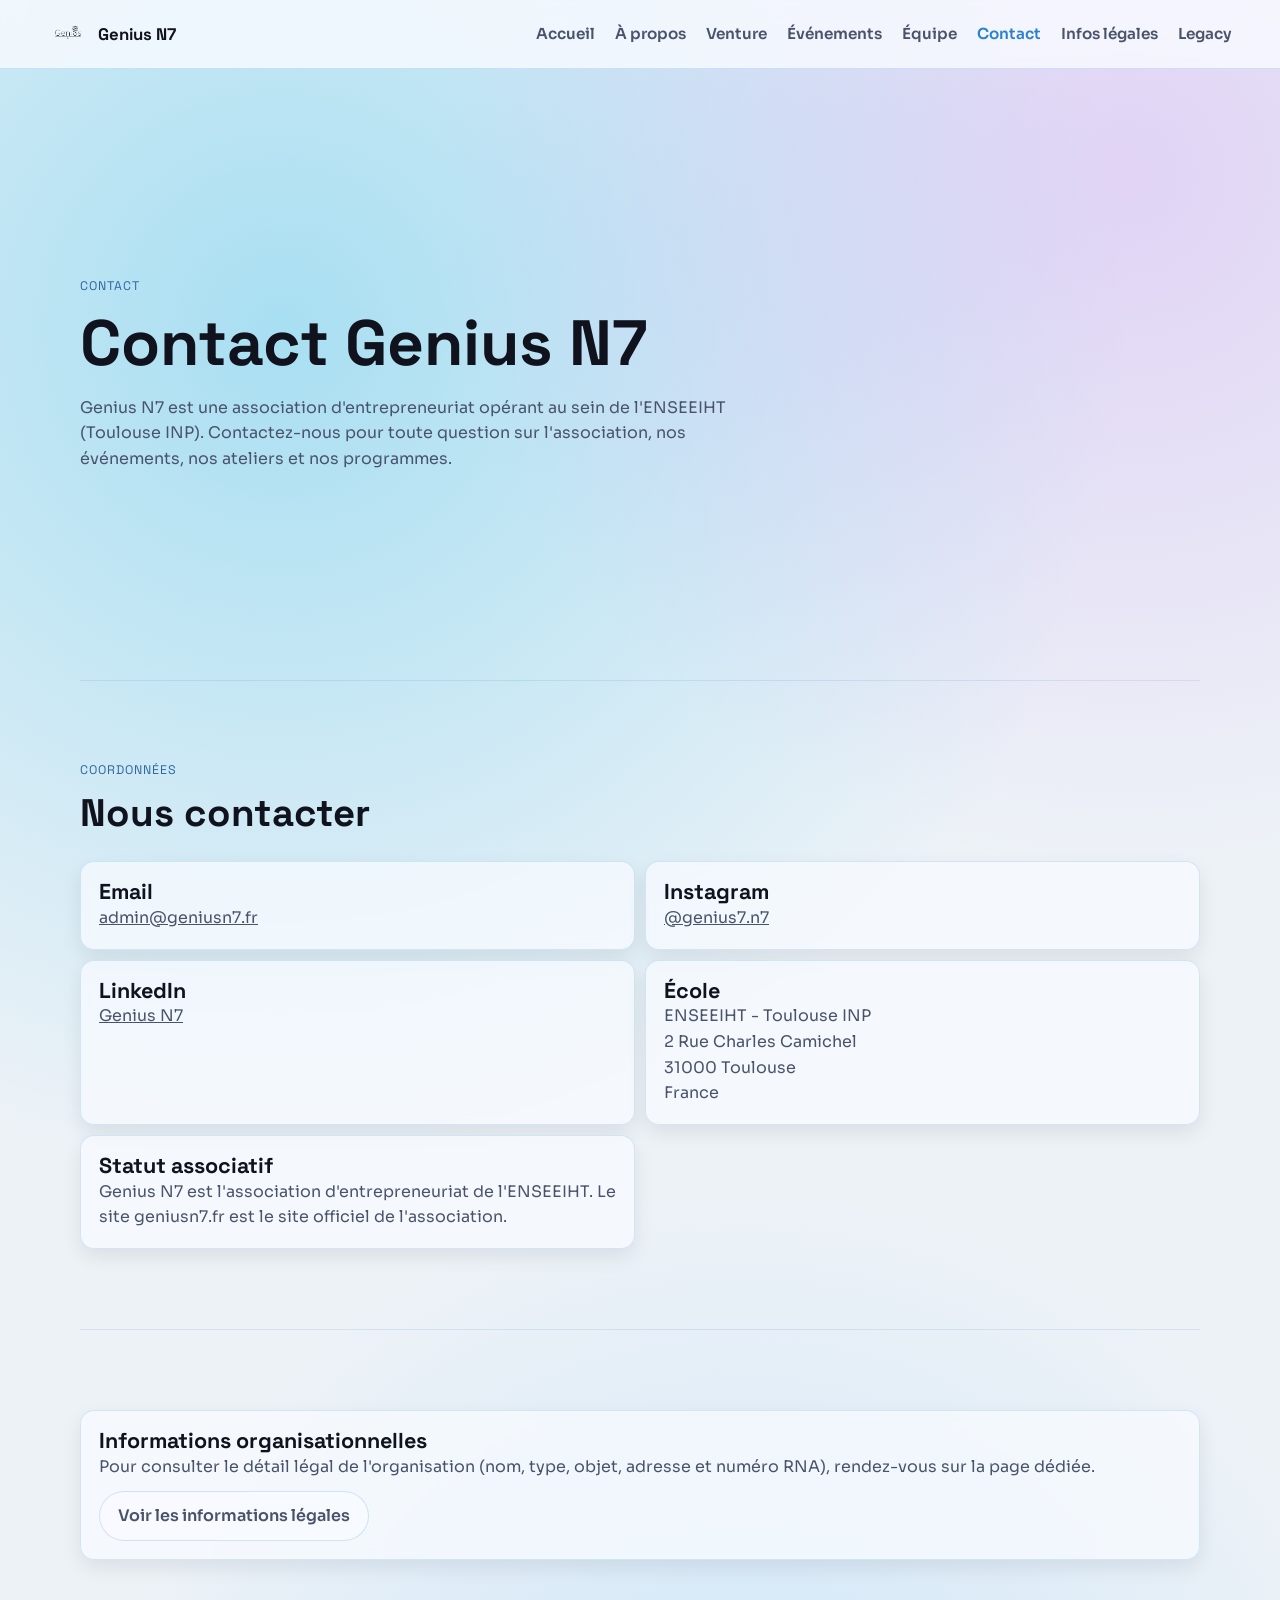
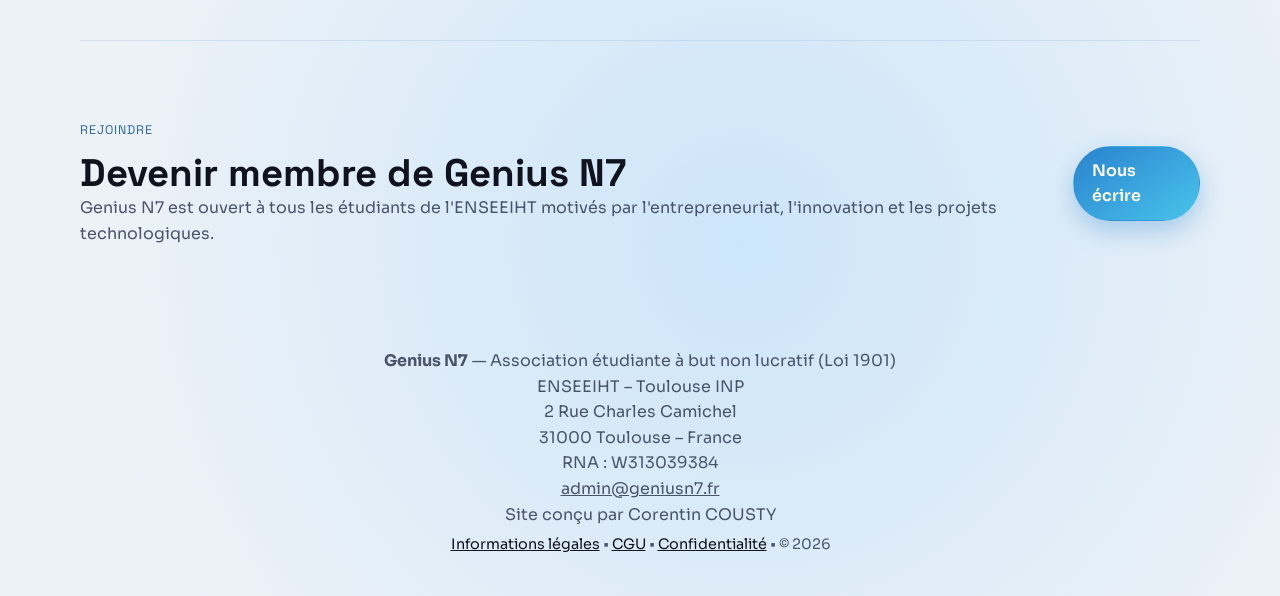
<file: contact.html>
<!DOCTYPE html>
<html lang="fr">
<head>
  <meta charset="utf-8">
  <meta name="viewport" content="width=device-width, initial-scale=1">
  <meta name="description" content="Contact officiel de Genius N7, association étudiante à but non lucratif de l'ENSEEIHT (Toulouse INP), adresse et email de l'organisation.">
  <title>Contact | Genius N7</title>
  <link rel="preconnect" href="https://fonts.googleapis.com">
  <link rel="preconnect" href="https://fonts.gstatic.com" crossorigin>
  <link href="https://fonts.googleapis.com/css2?family=Space+Grotesk:wght@400;500;700&family=Sora:wght@400;600;700&display=swap" rel="stylesheet">
  <link rel="stylesheet" href="css/style.css">
</head>
<body>
  <header class="site-header" id="top">
    <a class="brand" href="index.html" aria-label="Accueil Genius N7">
      <img class="brand-logo" src="assets/logos/logo-transparent.png" alt="Logo Genius N7">
      <span class="brand-text">Genius N7</span>
    </a>
    <button class="nav-toggle" type="button" aria-expanded="false" aria-controls="main-nav">Menu</button>
    <nav id="main-nav" class="main-nav" aria-label="Navigation principale">
      <a href="index.html">Accueil</a>
      <a href="apropos.html">À propos</a>
      <a href="venture.html">Venture</a>
      <a href="evenements.html">Événements</a>
      <a href="team.html">Équipe</a>
      <a href="contact.html" class="active">Contact</a>
      <a href="legal.html">Infos légales</a>
      <a href="legacy.html">Legacy</a>
    </nav>
  </header>

  <main>
    <section class="hero section">
      <div class="hero-content">
        <p class="eyebrow">Contact</p>
        <h1>Contact Genius N7</h1>
        <p class="hero-lead">
          Genius N7 est une association d'entrepreneuriat opérant au sein de l'ENSEEIHT (Toulouse INP).
          Contactez-nous pour toute question sur l'association, nos événements, nos ateliers et nos programmes.
        </p>
      </div>
    </section>

    <section class="section">
      <div class="section-head">
        <p class="eyebrow">Coordonnées</p>
        <h2>Nous contacter</h2>
      </div>
      <div class="contact-grid">
        <div class="card">
          <h3>Email</h3>
          <p><a href="mailto:admin@geniusn7.fr">admin@geniusn7.fr</a></p>
        </div>
        <div class="card">
          <h3>Instagram</h3>
          <p>
            <a href="https://www.instagram.com/genius7.n7/" target="_blank" rel="noopener noreferrer" aria-label="Lien Instagram Genius N7">
              @genius7.n7
            </a>
          </p>
        </div>
        <div class="card">
          <h3>LinkedIn</h3>
          <p>
            <a href="https://www.linkedin.com/company/geniusn7/" target="_blank" rel="noopener noreferrer" aria-label="Lien LinkedIn Genius N7">
              Genius N7
            </a>
          </p>
        </div>
        <div class="card">
          <h3>École</h3>
          <p>ENSEEIHT - Toulouse INP<br>2 Rue Charles Camichel<br>31000 Toulouse<br>France</p>
        </div>
        <div class="card">
          <h3>Statut associatif</h3>
          <p>
            Genius N7 est l'association d'entrepreneuriat de l'ENSEEIHT.
            Le site geniusn7.fr est le site officiel de l'association.
          </p>
        </div>
      </div>
    </section>

    <section class="section">
      <div class="card">
        <h3>Informations organisationnelles</h3>
        <p>
          Pour consulter le détail légal de l'organisation (nom, type, objet, adresse et numéro RNA),
          rendez-vous sur la page dédiée.
        </p>
        <p style="margin-top: 12px;">
          <a class="btn btn-secondary" href="legal.html">Voir les informations légales</a>
        </p>
      </div>
    </section>

    <section class="section community">
      <div>
        <p class="eyebrow">Rejoindre</p>
        <h2>Devenir membre de Genius N7</h2>
        <p>
          Genius N7 est ouvert à tous les étudiants de l'ENSEEIHT motivés par l'entrepreneuriat, 
          l'innovation et les projets technologiques.
        </p>
      </div>
      <a class="btn btn-primary" href="mailto:admin@geniusn7.fr">Nous écrire</a>
    </section>
  </main>

  <footer class="site-footer">
    <div>
      <p><strong>Genius N7</strong> — Association étudiante à but non lucratif (Loi 1901)</p>
      <p>ENSEEIHT – Toulouse INP<br>2 Rue Charles Camichel<br>31000 Toulouse – France<br>RNA : W313039384<br><a href="mailto:admin@geniusn7.fr">admin@geniusn7.fr</a></p>
    </div>
    <p class="credit">Site conçu par Corentin COUSTY</p>
    <p class="footer-meta"><a href="legal.html">Informations légales</a> • <a href="cgu.html">CGU</a> • <a href="privacy.html">Confidentialité</a> • © 2026</p>
  </footer>

  <script src="js/script.js"></script>
</body>
</html>
</file>
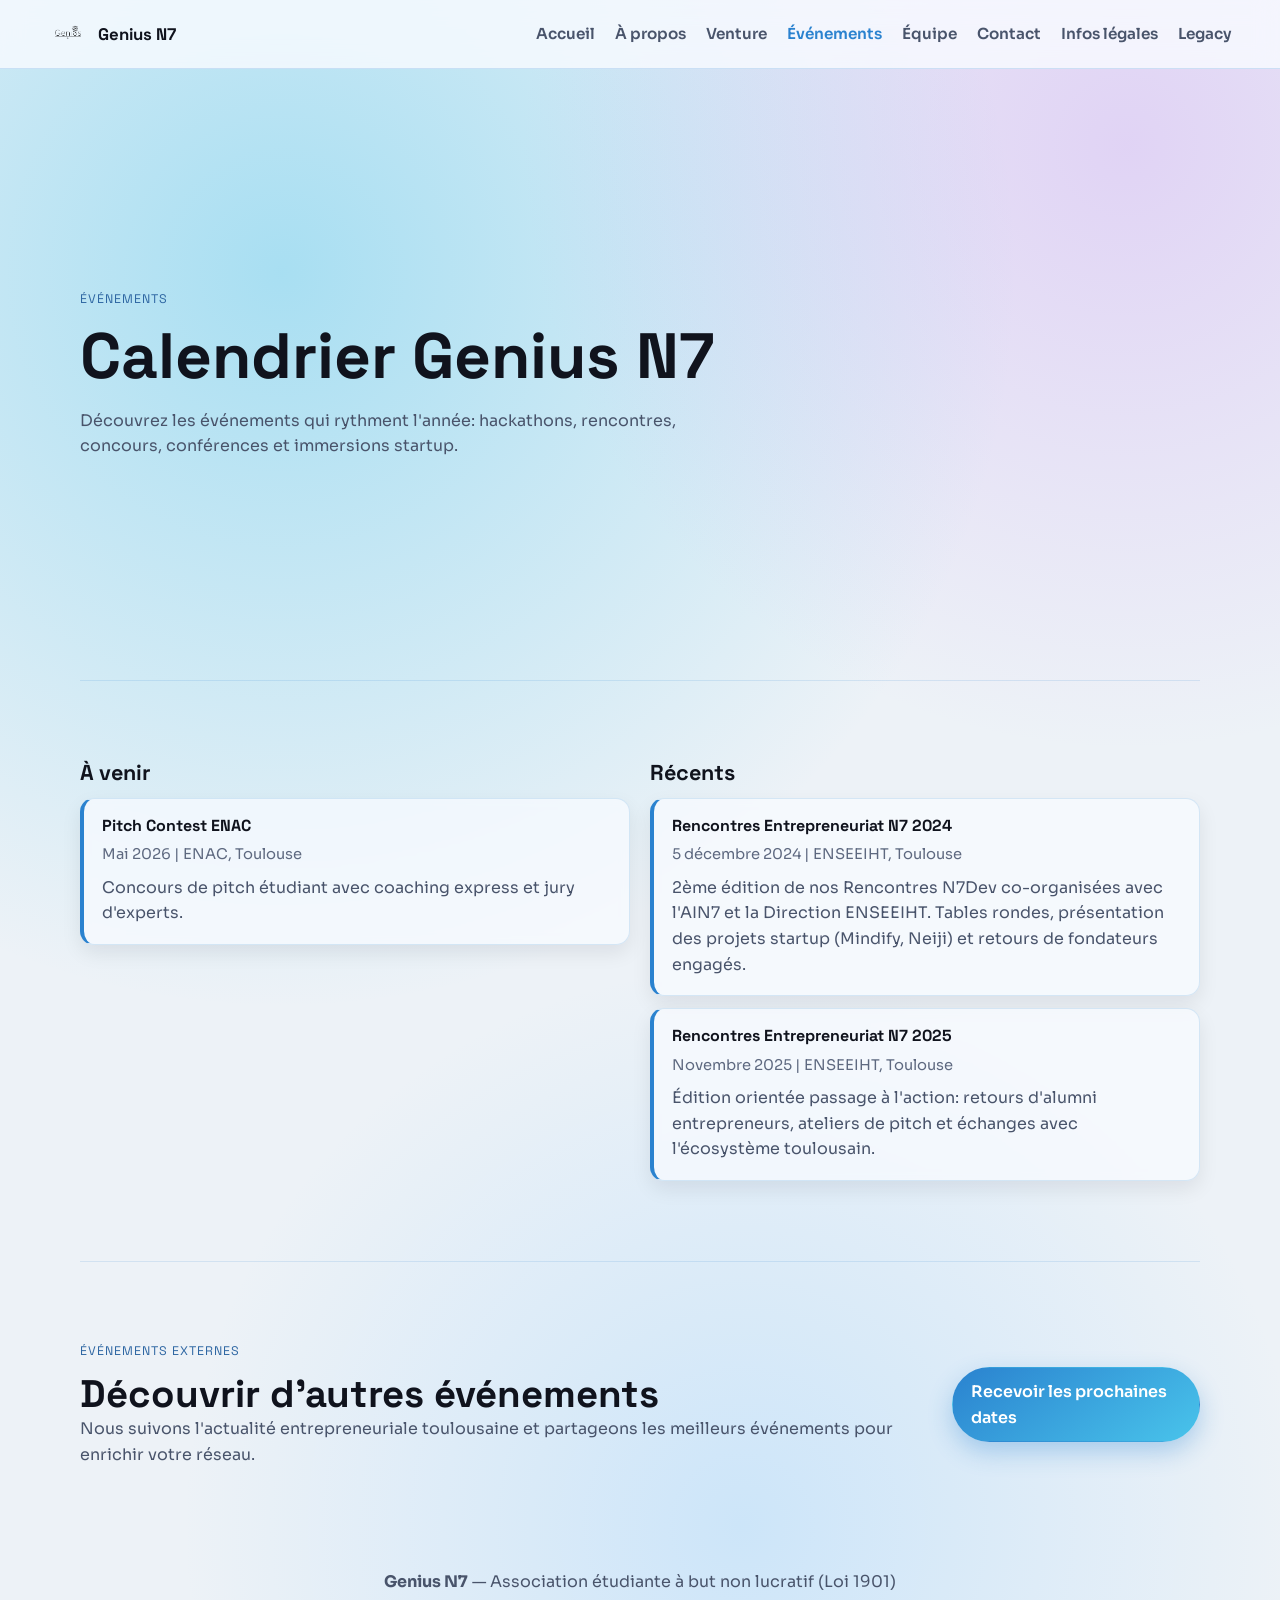
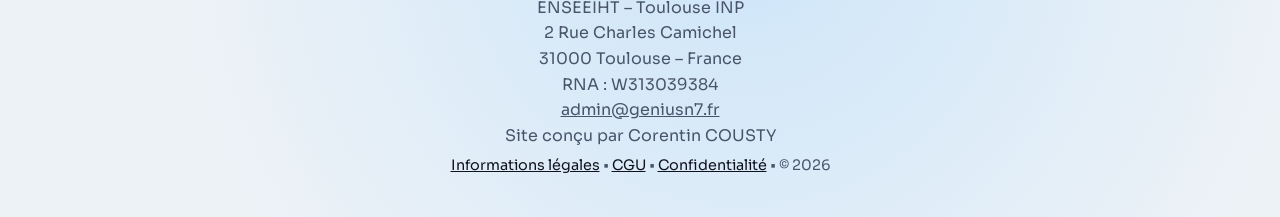
<file: evenements.html>
<!DOCTYPE html>
<html lang="fr">
<head>
  <meta charset="utf-8">
  <meta name="viewport" content="width=device-width, initial-scale=1">
  <meta name="description" content="Événements et calendrier Genius N7.">
  <title>Événements | Genius N7</title>
  <link rel="preconnect" href="https://fonts.googleapis.com">
  <link rel="preconnect" href="https://fonts.gstatic.com" crossorigin>
  <link href="https://fonts.googleapis.com/css2?family=Space+Grotesk:wght@400;500;700&family=Sora:wght@400;600;700&display=swap" rel="stylesheet">
  <link rel="stylesheet" href="css/style.css">
</head>
<body>
  <header class="site-header" id="top">
    <a class="brand" href="index.html" aria-label="Accueil Genius N7">
      <img class="brand-logo" src="assets/logos/logo-transparent.png" alt="Logo Genius N7">
      <span class="brand-text">Genius N7</span>
    </a>
    <button class="nav-toggle" type="button" aria-expanded="false" aria-controls="main-nav">Menu</button>
    <nav id="main-nav" class="main-nav" aria-label="Navigation principale">
      <a href="index.html">Accueil</a>
      <a href="apropos.html">À propos</a>
      <a href="venture.html">Venture</a>
      <a href="evenements.html" class="active">Événements</a>
      <a href="team.html">Équipe</a>
      <a href="contact.html">Contact</a>
      <a href="legal.html">Infos légales</a>
      <a href="legacy.html">Legacy</a>
    </nav>
  </header>

  <main>
    <section class="hero section">
      <div class="hero-content">
        <p class="eyebrow">Événements</p>
        <h1>Calendrier Genius N7</h1>
        <p class="hero-lead">
          Découvrez les événements qui rythment l'année: hackathons, rencontres, concours,
          conférences et immersions startup.
        </p>
      </div>
    </section>

    <section class="section">
      <div class="event-columns">
        <div>
          <h3>À venir</h3>
          <div class="card-list" id="upcoming-events">
            <article class="card card-event">
              <h4>Pitch Contest ENAC</h4>
              <p class="event-meta">Mai 2026 | ENAC, Toulouse</p>
              <p>Concours de pitch étudiant avec coaching express et jury d'experts.</p>
            </article>
          </div>
        </div>
        <div>
          <h3>Récents</h3>
          <div class="card-list" id="past-events">
            <article class="card card-event">
              <h4>Rencontres Entrepreneuriat N7 2024</h4>
              <p class="event-meta">5 décembre 2024 | ENSEEIHT, Toulouse</p>
              <p>2ème édition de nos Rencontres N7Dev co-organisées avec l'AIN7 et la Direction ENSEEIHT. Tables rondes, présentation des projets startup (Mindify, Neiji) et retours de fondateurs engagés.</p>
            </article>
            <article class="card card-event">
              <h4>Rencontres Entrepreneuriat N7 2025</h4>
              <p class="event-meta">Novembre 2025 | ENSEEIHT, Toulouse</p>
              <p>Édition orientée passage à l'action: retours d'alumni entrepreneurs, ateliers de pitch et échanges avec l'écosystème toulousain.</p>
            </article>
          </div>
        </div>
      </div>
    </section>

    <section class="section community">
      <div>
        <p class="eyebrow">Événements externes</p>
        <h2>Découvrir d'autres événements</h2>
        <p>
          Nous suivons l'actualité entrepreneuriale toulousaine et partageons 
          les meilleurs événements pour enrichir votre réseau.
        </p>
      </div>
      <a class="btn btn-primary" href="contact.html">Recevoir les prochaines dates</a>
    </section>
  </main>

  <footer class="site-footer">
    <div>
      <p><strong>Genius N7</strong> — Association étudiante à but non lucratif (Loi 1901)</p>
      <p>ENSEEIHT – Toulouse INP<br>2 Rue Charles Camichel<br>31000 Toulouse – France<br>RNA : W313039384<br><a href="mailto:admin@geniusn7.fr">admin@geniusn7.fr</a></p>
    </div>
    <p class="credit">Site conçu par Corentin COUSTY</p>
    <p class="footer-meta"><a href="legal.html">Informations légales</a> • <a href="cgu.html">CGU</a> • <a href="privacy.html">Confidentialité</a> • © 2026</p>
  </footer>
</file>
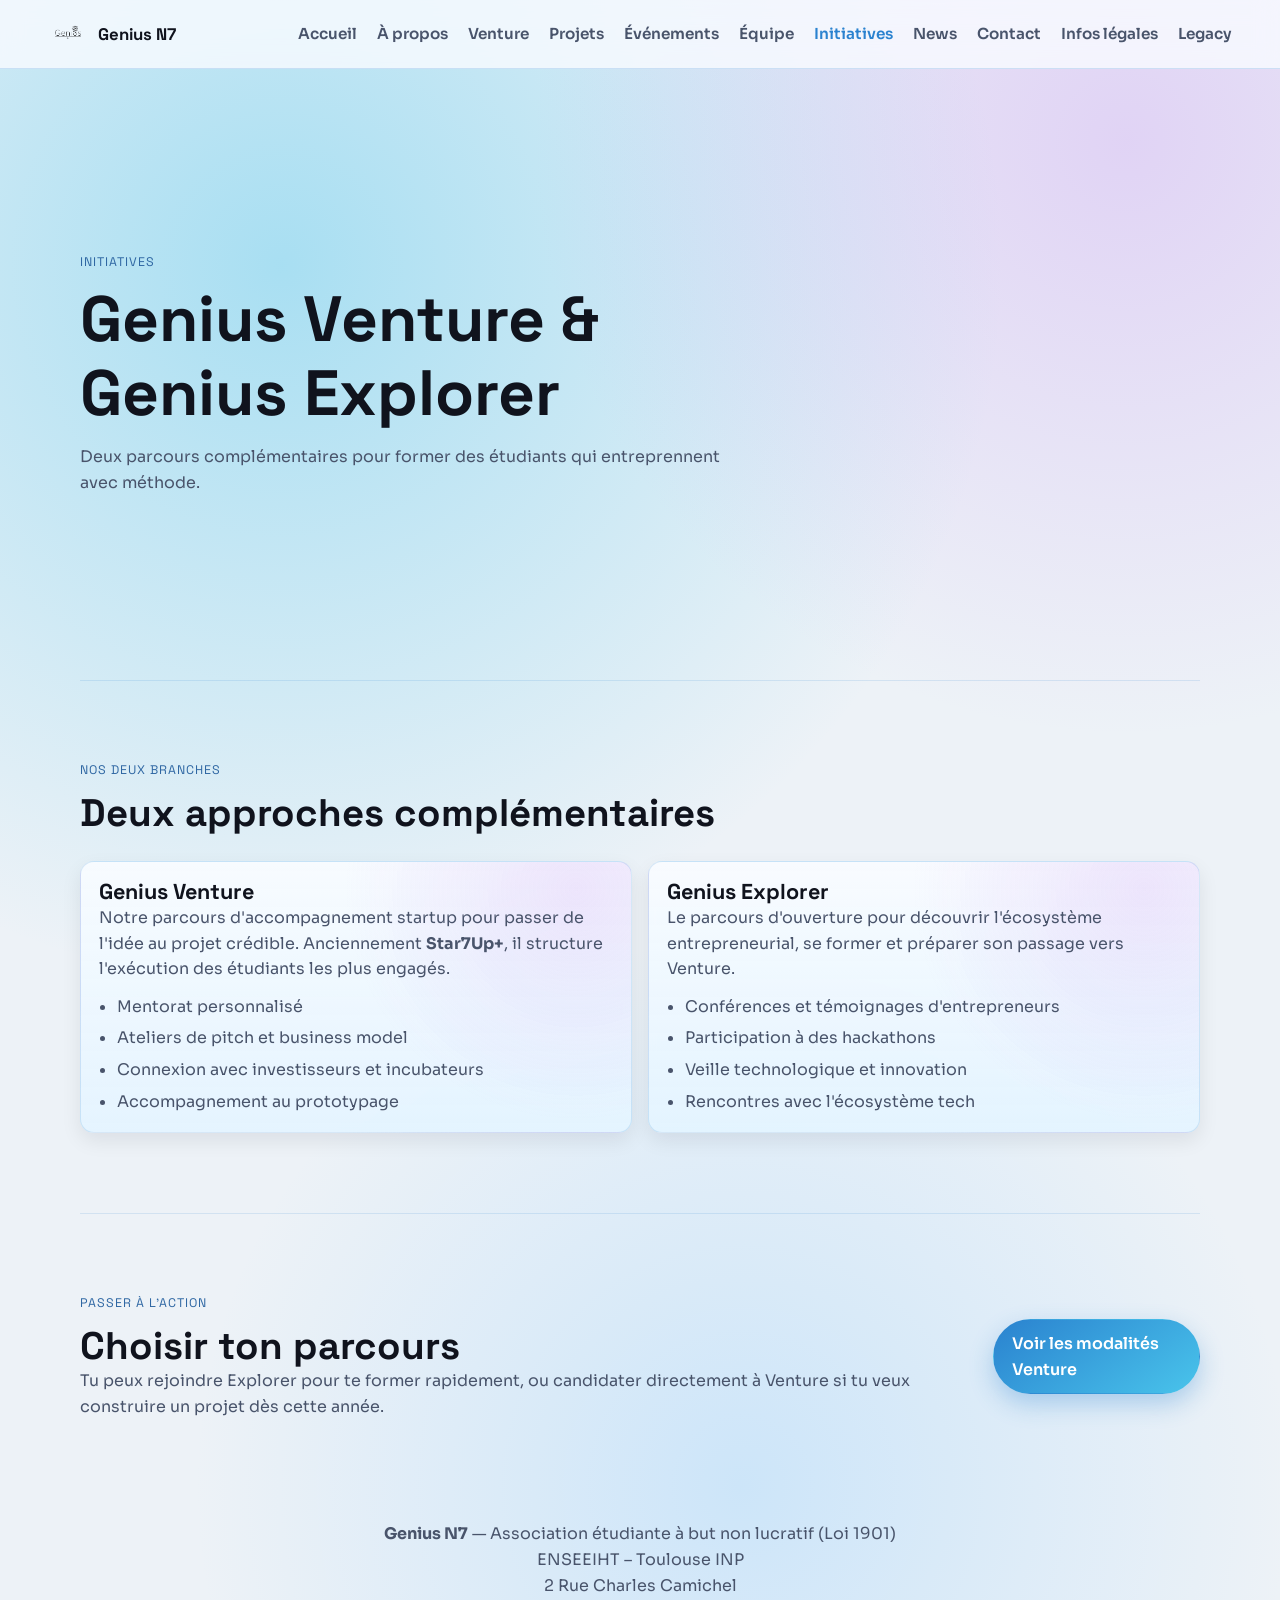
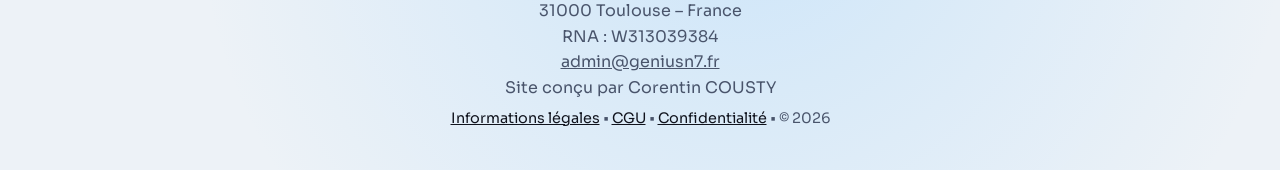
<file: initiatives.html>
<!DOCTYPE html>
<html lang="fr">
<head>
  <meta charset="utf-8">
  <meta name="viewport" content="width=device-width, initial-scale=1">
  <meta name="description" content="Genius Venture et Genius Explorer - Nos initiatives entrepreneuriales.">
  <title>Initiatives | Genius N7</title>
  <link rel="preconnect" href="https://fonts.googleapis.com">
  <link rel="preconnect" href="https://fonts.gstatic.com" crossorigin>
  <link href="https://fonts.googleapis.com/css2?family=Space+Grotesk:wght@400;500;700&family=Sora:wght@400;600;700&display=swap" rel="stylesheet">
  <link rel="stylesheet" href="css/style.css">
</head>
<body>
  <header class="site-header" id="top">
    <a class="brand" href="index.html" aria-label="Accueil Genius N7">
      <img class="brand-logo" src="assets/logos/logo-transparent.png" alt="Logo Genius N7">
      <span class="brand-text">Genius N7</span>
    </a>
    <button class="nav-toggle" type="button" aria-expanded="false" aria-controls="main-nav">Menu</button>
    <nav id="main-nav" class="main-nav" aria-label="Navigation principale">
      <a href="index.html">Accueil</a>
      <a href="apropos.html">À propos</a>
      <a href="venture.html">Venture</a>
      <a href="projets.html">Projets</a>
      <a href="evenements.html">Événements</a>
      <a href="team.html">Équipe</a>
      <a href="initiatives.html" class="active">Initiatives</a>
      <a href="news.html">News</a>
      <a href="contact.html">Contact</a>
      <a href="legal.html">Infos légales</a>
      <a href="legacy.html">Legacy</a>
    </nav>
  </header>

  <main>
    <section class="hero section">
      <div class="hero-content">
        <p class="eyebrow">Initiatives</p>
        <h1>Genius Venture & Genius Explorer</h1>
        <p class="hero-lead">Deux parcours complémentaires pour former des étudiants qui entreprennent avec méthode.</p>
      </div>
    </section>

    <section class="section">
      <div class="section-head">
        <p class="eyebrow">Nos deux branches</p>
        <h2>Deux approches complémentaires</h2>
      </div>
      <div class="card-grid initiative-grid">
        <article class="card tone-accent">
          <h3>Genius Venture</h3>
          <p>
            Notre parcours d'accompagnement startup pour passer de l'idée au projet crédible.
            Anciennement <strong>Star7Up+</strong>, il structure l'exécution des étudiants les plus engagés.
          </p>
          <ul style="margin-top: 12px;">
            <li>Mentorat personnalisé</li>
            <li>Ateliers de pitch et business model</li>
            <li>Connexion avec investisseurs et incubateurs</li>
            <li>Accompagnement au prototypage</li>
          </ul>
        </article>
        <article class="card tone-accent">
          <h3>Genius Explorer</h3>
          <p>
            Le parcours d'ouverture pour découvrir l'écosystème entrepreneurial, se former et préparer
            son passage vers Venture.
          </p>
          <ul style="margin-top: 12px;">
            <li>Conférences et témoignages d'entrepreneurs</li>
            <li>Participation à des hackathons</li>
            <li>Veille technologique et innovation</li>
            <li>Rencontres avec l'écosystème tech</li>
          </ul>
        </article>
      </div>
    </section>

    <section class="section community">
      <div>
        <p class="eyebrow">Passer à l'action</p>
        <h2>Choisir ton parcours</h2>
        <p>
          Tu peux rejoindre Explorer pour te former rapidement, ou candidater directement à Venture
          si tu veux construire un projet dès cette année.
        </p>
      </div>
      <a class="btn btn-primary" href="venture.html">Voir les modalités Venture</a>
    </section>
  </main>

  <footer class="site-footer">
    <div>
      <p><strong>Genius N7</strong> — Association étudiante à but non lucratif (Loi 1901)</p>
      <p>ENSEEIHT – Toulouse INP<br>2 Rue Charles Camichel<br>31000 Toulouse – France<br>RNA : W313039384<br><a href="mailto:admin@geniusn7.fr">admin@geniusn7.fr</a></p>
    </div>
    <p class="credit">Site conçu par Corentin COUSTY</p>
    <p class="footer-meta"><a href="legal.html">Informations légales</a> • <a href="cgu.html">CGU</a> • <a href="privacy.html">Confidentialité</a> • © 2026</p>
  </footer>
</file>
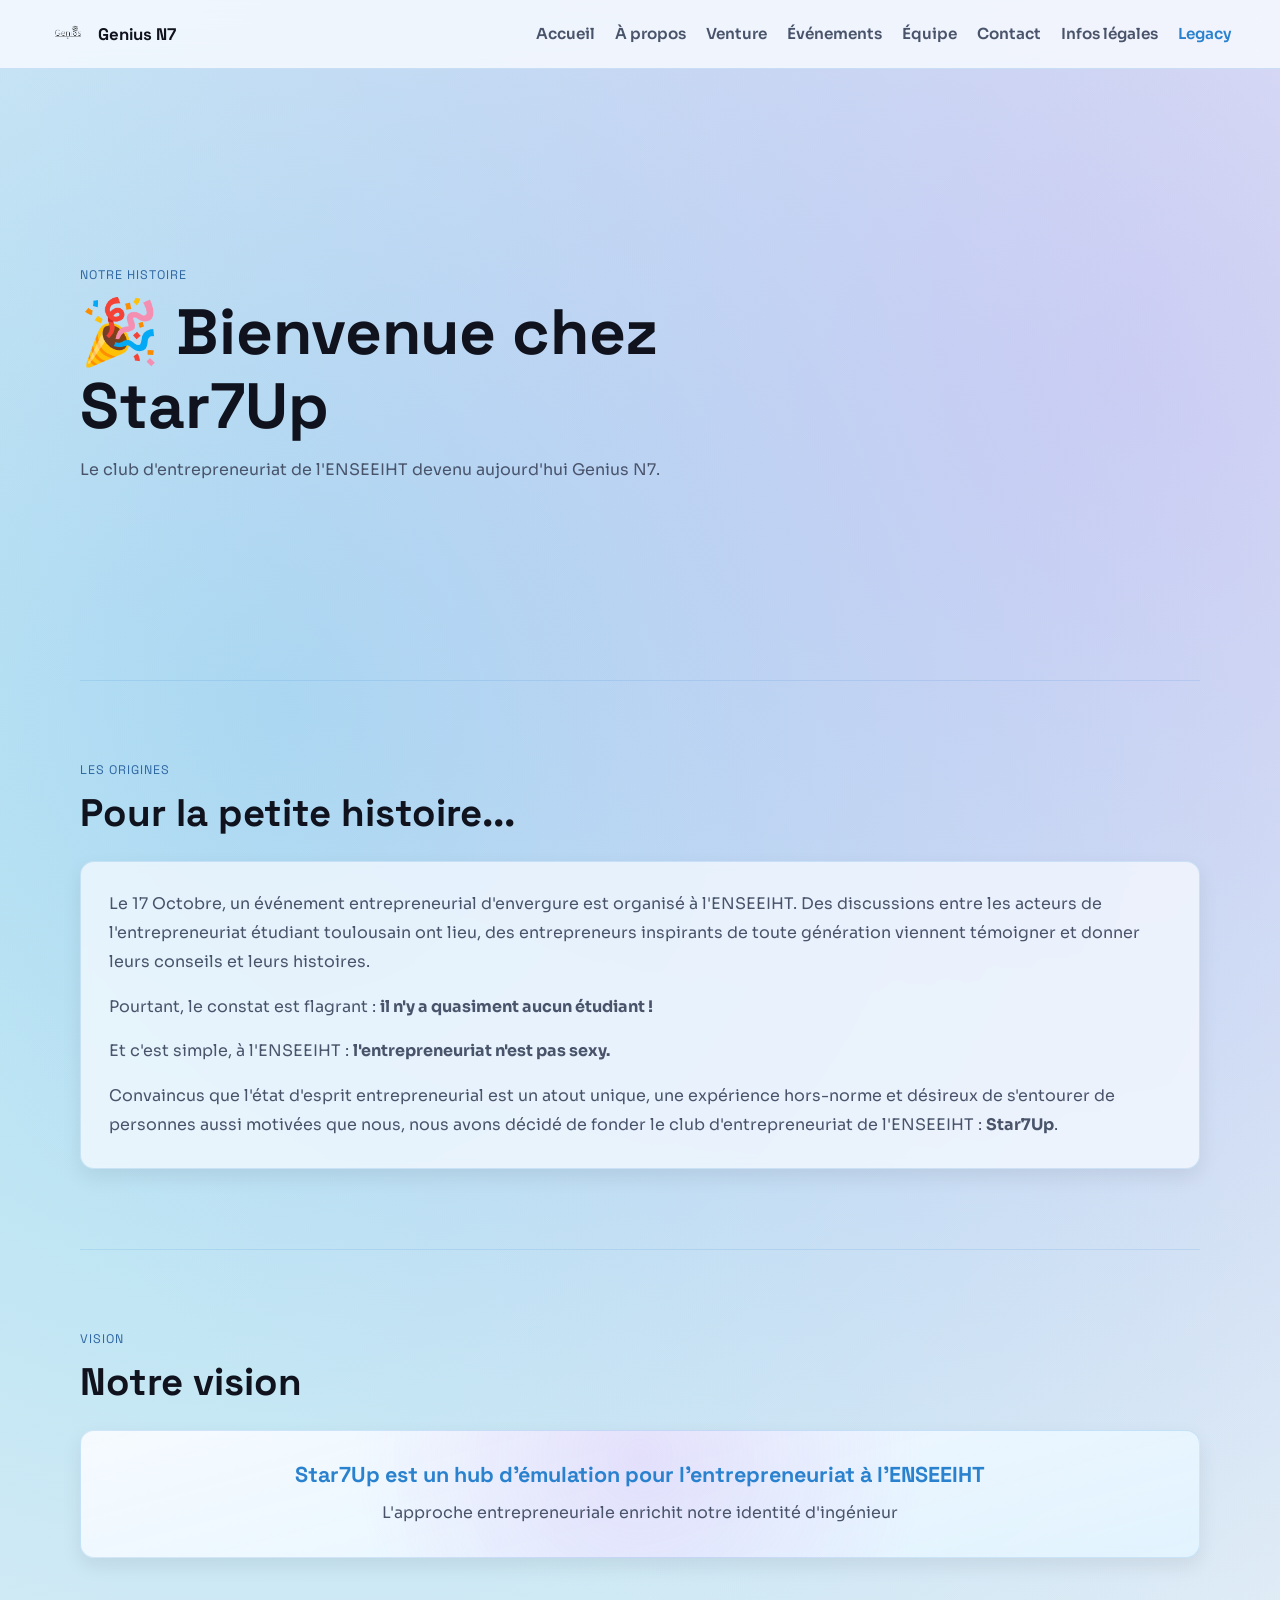
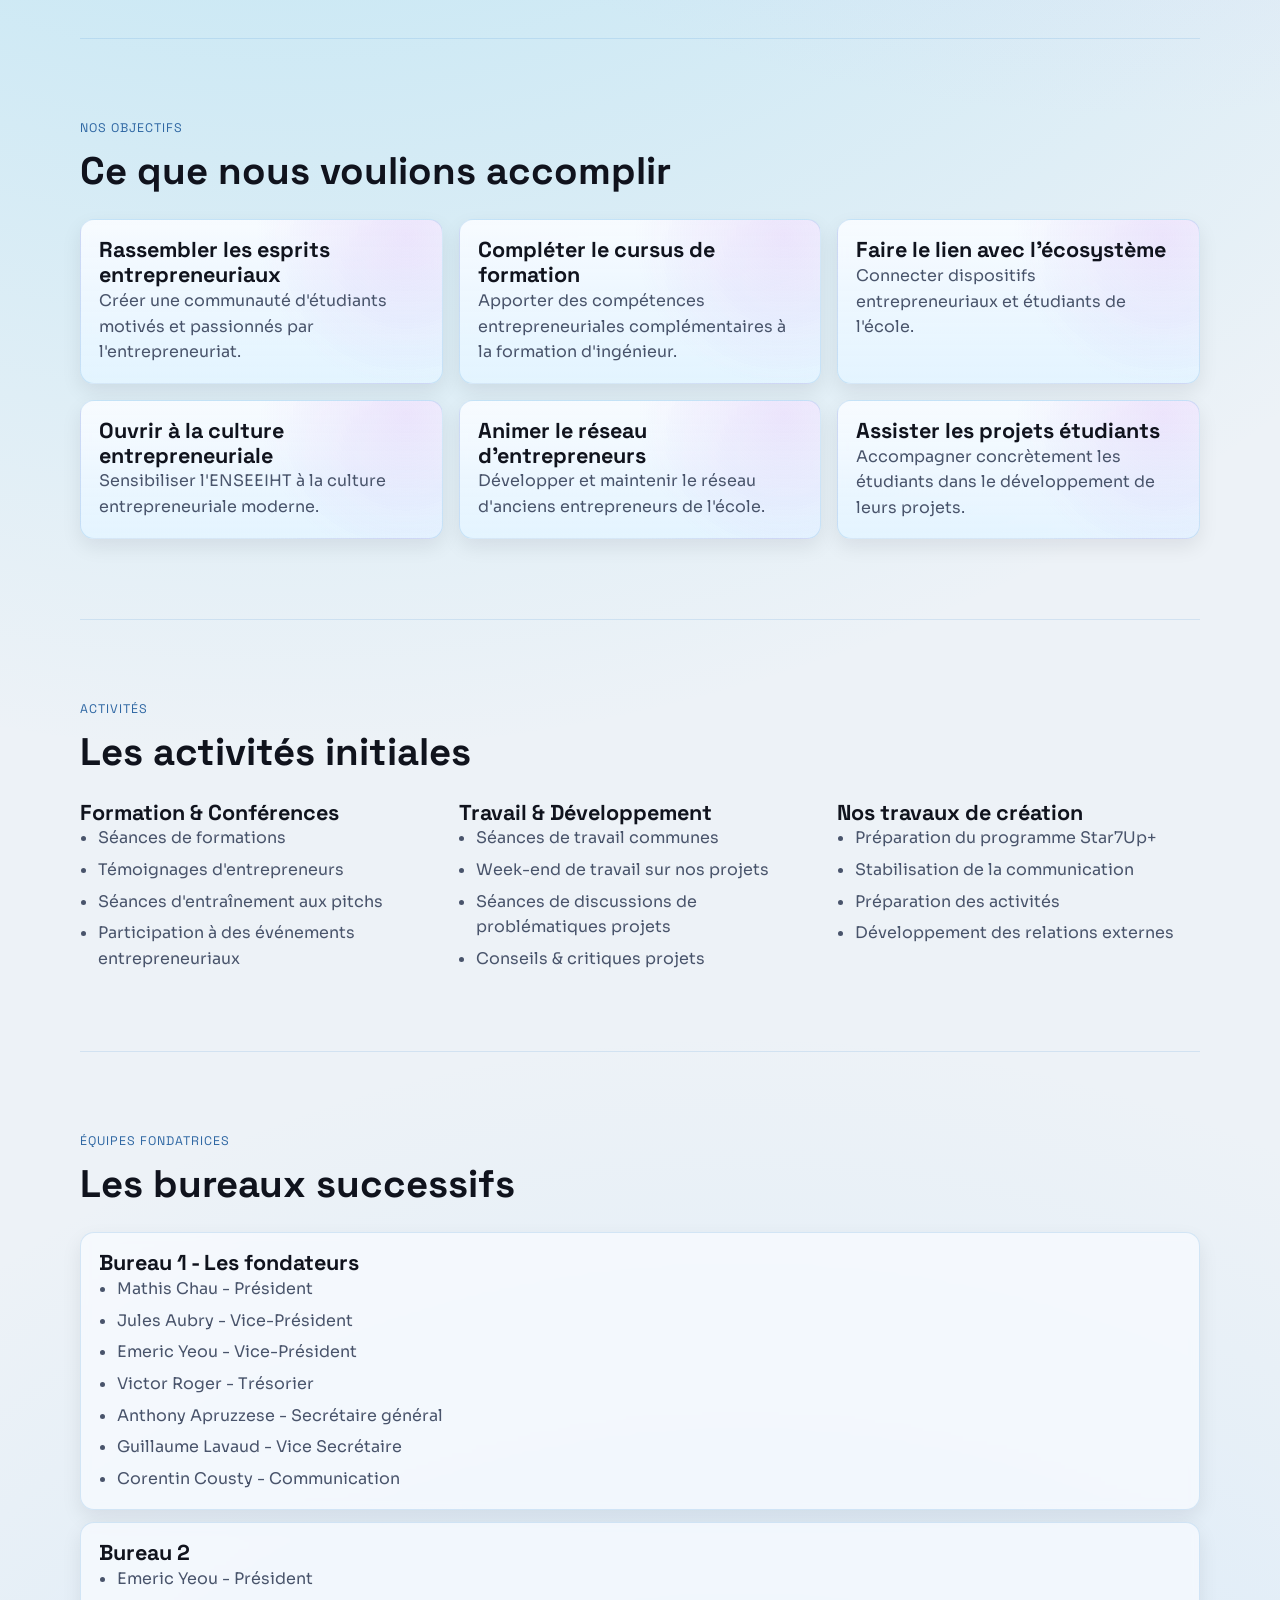
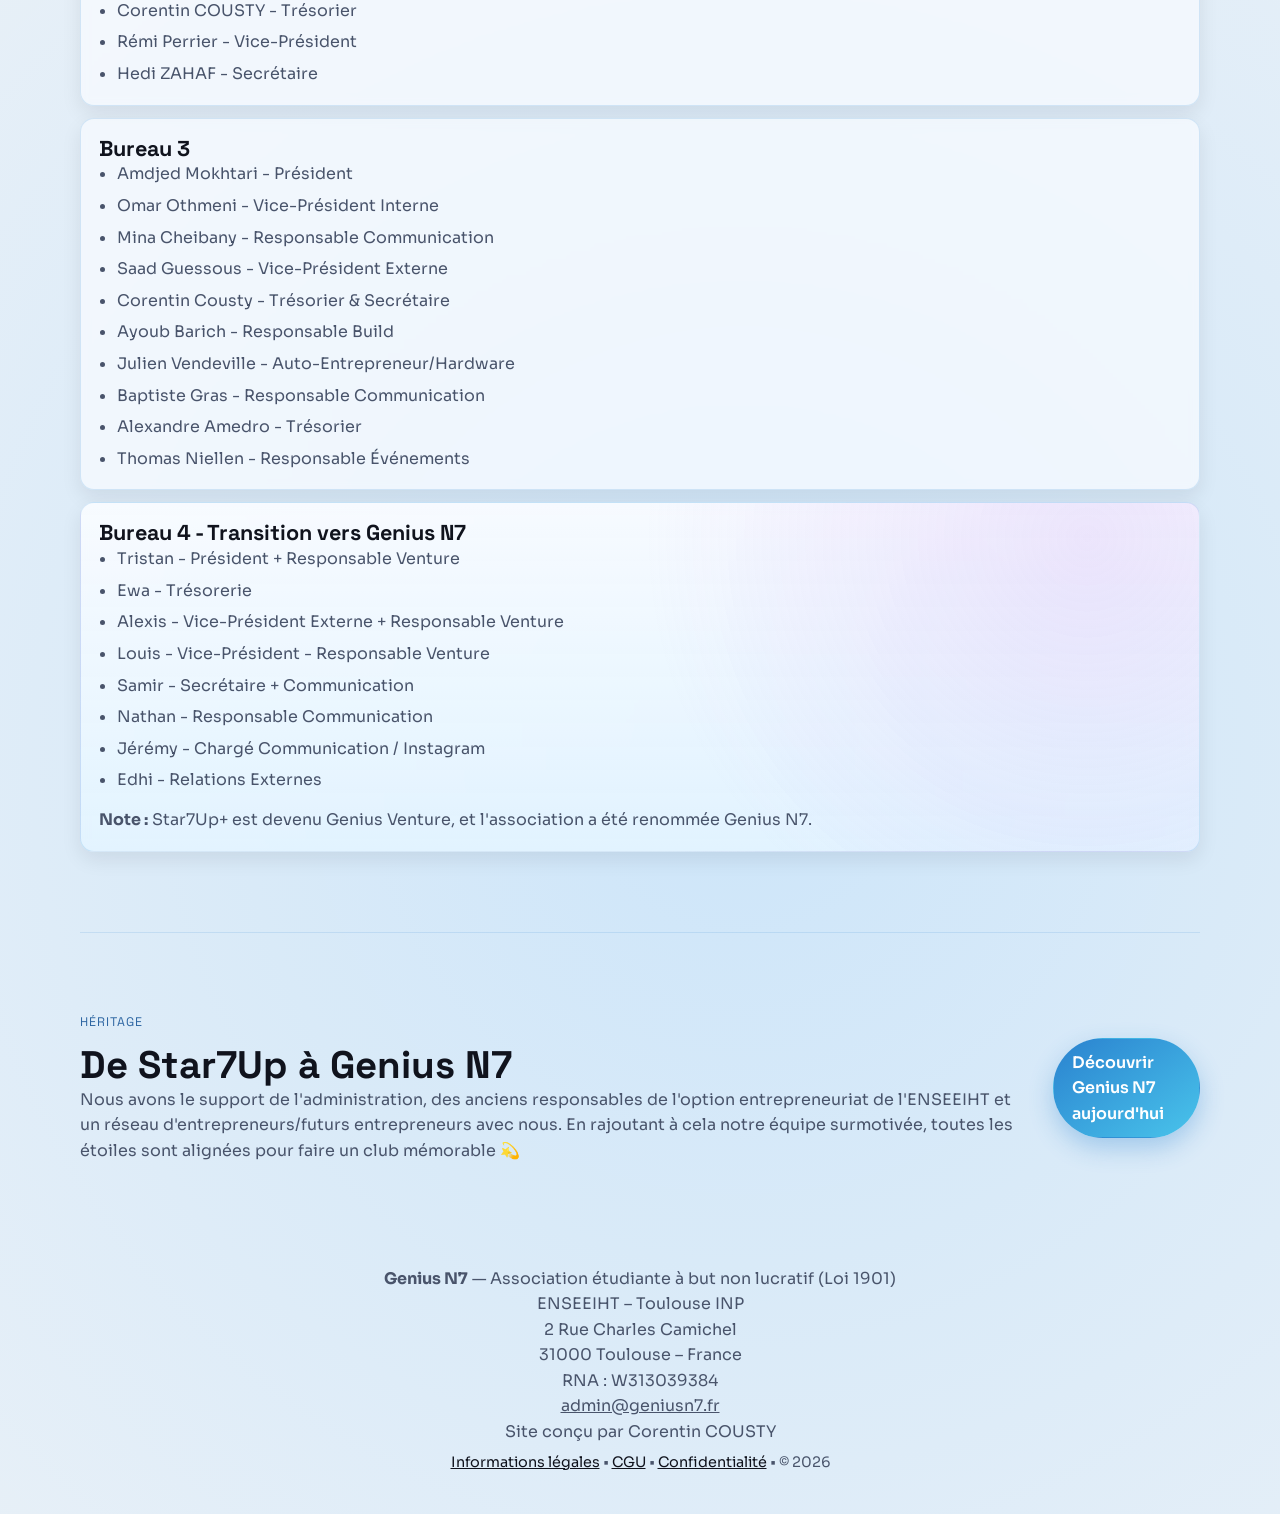
<file: legacy.html>
<!DOCTYPE html>
<html lang="fr">
<head>
  <meta charset="utf-8">
  <meta name="viewport" content="width=device-width, initial-scale=1">
  <meta name="description" content="L'histoire de Star7Up, devenu Genius N7 - Association étudiante de l'ENSEEIHT.">
  <title>Legacy - Star7Up | Genius N7</title>
  <link rel="preconnect" href="https://fonts.googleapis.com">
  <link rel="preconnect" href="https://fonts.gstatic.com" crossorigin>
  <link href="https://fonts.googleapis.com/css2?family=Space+Grotesk:wght@400;500;700&family=Sora:wght@400;600;700&display=swap" rel="stylesheet">
  <link rel="stylesheet" href="css/style.css">
</head>
<body>
  <header class="site-header" id="top">
    <a class="brand" href="index.html" aria-label="Accueil Genius N7">
      <img class="brand-logo" src="assets/logos/logo-transparent.png" alt="Logo Genius N7">
      <span class="brand-text">Genius N7</span>
    </a>
    <button class="nav-toggle" type="button" aria-expanded="false" aria-controls="main-nav">Menu</button>
    <nav id="main-nav" class="main-nav" aria-label="Navigation principale">
      <a href="index.html">Accueil</a>
      <a href="apropos.html">À propos</a>
      <a href="venture.html">Venture</a>
      <a href="evenements.html">Événements</a>
      <a href="team.html">Équipe</a>
      <a href="contact.html">Contact</a>
      <a href="legal.html">Infos légales</a>
      <a href="legacy.html" class="active">Legacy</a>
    </nav>
  </header>

  <main>
    <section class="hero section legacy-hero">
      <div class="hero-content">
        <p class="eyebrow">Notre Histoire</p>
        <h1>🎉 Bienvenue chez Star7Up</h1>
        <p class="hero-lead">
          Le club d'entrepreneuriat de l'ENSEEIHT devenu aujourd'hui Genius N7.
        </p>
      </div>
    </section>

    <section class="section">
      <div class="section-head">
        <p class="eyebrow">Les origines</p>
        <h2>Pour la petite histoire...</h2>
      </div>
      <div class="card legacy-story">
        <p>
          Le 17 Octobre, un événement entrepreneurial d'envergure est organisé à l'ENSEEIHT. 
          Des discussions entre les acteurs de l'entrepreneuriat étudiant toulousain ont lieu, 
          des entrepreneurs inspirants de toute génération viennent témoigner et donner leurs conseils et leurs histoires.
        </p>
        <p>
          Pourtant, le constat est flagrant : <strong>il n'y a quasiment aucun étudiant !</strong>
        </p>
        <p>
          Et c'est simple, à l'ENSEEIHT : <strong>l'entrepreneuriat n'est pas sexy.</strong>
        </p>
        <p>
          Convaincus que l'état d'esprit entrepreneurial est un atout unique, une expérience hors-norme 
          et désireux de s'entourer de personnes aussi motivées que nous, nous avons décidé de fonder 
          le club d'entrepreneuriat de l'ENSEEIHT : <strong>Star7Up</strong>.
        </p>
      </div>
    </section>

    <section class="section">
      <div class="section-head">
        <p class="eyebrow">Vision</p>
        <h2>Notre vision</h2>
      </div>
      <div class="card vision-card">
        <h3>Star7Up est un hub d'émulation pour l'entrepreneuriat à l'ENSEEIHT</h3>
        <p>L'approche entrepreneuriale enrichit notre identité d'ingénieur</p>
      </div>
    </section>

    <section class="section">
      <div class="section-head">
        <p class="eyebrow">Nos objectifs</p>
        <h2>Ce que nous voulions accomplir</h2>
      </div>
      <div class="card-grid objectives-grid">
        <article class="card tone-accent">
          <h3> Rassembler les esprits entrepreneuriaux</h3>
          <p>Créer une communauté d'étudiants motivés et passionnés par l'entrepreneuriat.</p>
        </article>
        <article class="card tone-accent">
          <h3> Compléter le cursus de formation</h3>
          <p>Apporter des compétences entrepreneuriales complémentaires à la formation d'ingénieur.</p>
        </article>
        <article class="card tone-accent">
          <h3> Faire le lien avec l'écosystème</h3>
          <p>Connecter dispositifs entrepreneuriaux et étudiants de l'école.</p>
        </article>
        <article class="card tone-accent">
          <h3> Ouvrir à la culture entrepreneuriale</h3>
          <p>Sensibiliser l'ENSEEIHT à la culture entrepreneuriale moderne.</p>
        </article>
        <article class="card tone-accent">
          <h3> Animer le réseau d'entrepreneurs</h3>
          <p>Développer et maintenir le réseau d'anciens entrepreneurs de l'école.</p>
        </article>
        <article class="card tone-accent">
          <h3> Assister les projets étudiants</h3>
          <p>Accompagner concrètement les étudiants dans le développement de leurs projets.</p>
        </article>
      </div>
    </section>

    <section class="section">
      <div class="section-head">
        <p class="eyebrow">Activités</p>
        <h2>Les activités initiales</h2>
      </div>
      <div class="about-grid">
        <article>
          <h3>Formation & Conférences</h3>
          <ul>
            <li>Séances de formations</li>
            <li>Témoignages d'entrepreneurs</li>
            <li>Séances d'entraînement aux pitchs</li>
            <li>Participation à des événements entrepreneuriaux</li>
          </ul>
        </article>
        <article>
          <h3>Travail & Développement</h3>
          <ul>
            <li>Séances de travail communes</li>
            <li>Week-end de travail sur nos projets</li>
            <li>Séances de discussions de problématiques projets</li>
            <li>Conseils & critiques projets</li>
          </ul>
        </article>
        <article>
          <h3>Nos travaux de création</h3>
          <ul>
            <li>Préparation du programme Star7Up+</li>
            <li>Stabilisation de la communication</li>
            <li>Préparation des activités</li>
            <li>Développement des relations externes</li>
          </ul>
        </article>
      </div>
    </section>

    <section class="section">
      <div class="section-head">
        <p class="eyebrow">Équipes fondatrices</p>
        <h2>Les bureaux successifs</h2>
      </div>

      <div class="card-list">
        <article class="card">
          <h3>Bureau 1 - Les fondateurs</h3>
          <ul>
            <li>Mathis Chau - Président</li>
            <li>Jules Aubry - Vice-Président</li>
            <li>Emeric Yeou - Vice-Président</li>
            <li>Victor Roger - Trésorier</li>
            <li>Anthony Apruzzese - Secrétaire général</li>
            <li>Guillaume Lavaud - Vice Secrétaire</li>
            <li>Corentin Cousty - Communication</li>
          </ul>
        </article>

        <article class="card">
          <h3>Bureau 2</h3>
          <ul>
            <li>Emeric Yeou - Président</li>
            <li>Corentin COUSTY - Trésorier</li>
            <li>Rémi Perrier - Vice-Président</li>
            <li>Hedi ZAHAF - Secrétaire</li>
          </ul>
        </article>

        <article class="card">
          <h3>Bureau 3</h3>
          <ul>
            <li>Amdjed Mokhtari - Président</li>
            <li>Omar Othmeni - Vice-Président Interne</li>
            <li>Mina Cheibany - Responsable Communication</li>
            <li>Saad Guessous - Vice-Président Externe</li>
            <li>Corentin Cousty - Trésorier & Secrétaire</li>
            <li>Ayoub Barich - Responsable Build</li>
            <li>Julien Vendeville - Auto-Entrepreneur/Hardware</li>
            <li>Baptiste Gras - Responsable Communication</li>
            <li>Alexandre Amedro - Trésorier</li>
            <li>Thomas Niellen - Responsable Événements</li>
          </ul>
        </article>

        <article class="card tone-accent">
          <h3>Bureau 4 - Transition vers Genius N7</h3>
          <ul>
            <li>Tristan - Président + Responsable Venture</li>
            <li>Ewa - Trésorerie</li>
            <li>Alexis - Vice-Président Externe + Responsable Venture</li>
            <li>Louis - Vice-Président - Responsable Venture</li>
            <li>Samir - Secrétaire + Communication</li>
            <li>Nathan - Responsable Communication</li>
            <li>Jérémy - Chargé Communication / Instagram</li>
            <li>Edhi - Relations Externes</li>
          </ul>
          <p style="margin-top: 14px;">
            <strong>Note :</strong> Star7Up+ est devenu Genius Venture, et l'association a été renommée Genius N7.
          </p>
        </article>
      </div>
    </section>

    <section class="section community">
      <div>
        <p class="eyebrow">Héritage</p>
        <h2>De Star7Up à Genius N7</h2>
        <p>
          Nous avons le support de l'administration, des anciens responsables de l'option entrepreneuriat 
          de l'ENSEEIHT et un réseau d'entrepreneurs/futurs entrepreneurs avec nous. En rajoutant à cela 
          notre équipe surmotivée, toutes les étoiles sont alignées pour faire un club mémorable 💫
        </p>
      </div>
      <a class="btn btn-primary" href="apropos.html">Découvrir Genius N7 aujourd'hui</a>
    </section>
  </main>

  <footer class="site-footer">
    <div>
      <p><strong>Genius N7</strong> — Association étudiante à but non lucratif (Loi 1901)</p>
      <p>ENSEEIHT – Toulouse INP<br>2 Rue Charles Camichel<br>31000 Toulouse – France<br>RNA : W313039384<br><a href="mailto:admin@geniusn7.fr">admin@geniusn7.fr</a></p>
    </div>
    <p class="credit">Site conçu par Corentin COUSTY</p>
    <p class="footer-meta"><a href="legal.html">Informations légales</a> • <a href="cgu.html">CGU</a> • <a href="privacy.html">Confidentialité</a> • © 2026</p>
  </footer>
</html>
</file>
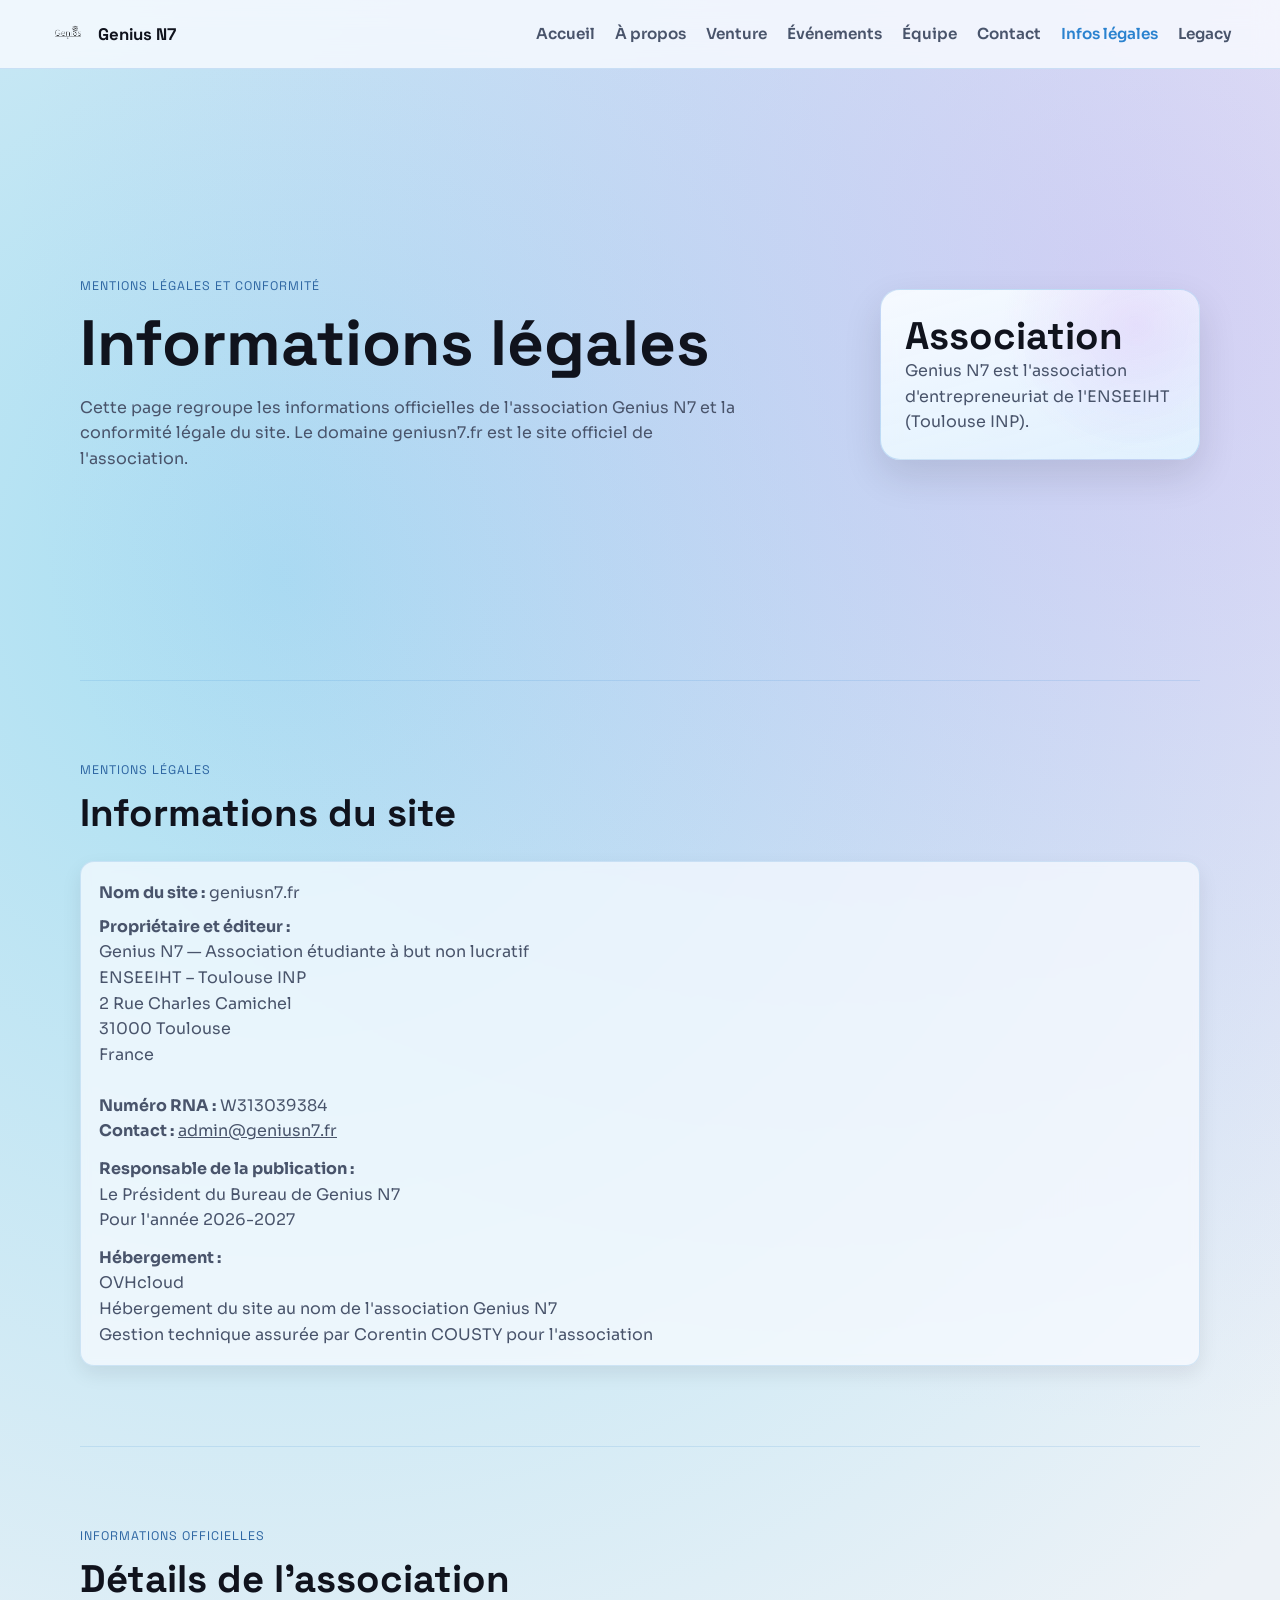
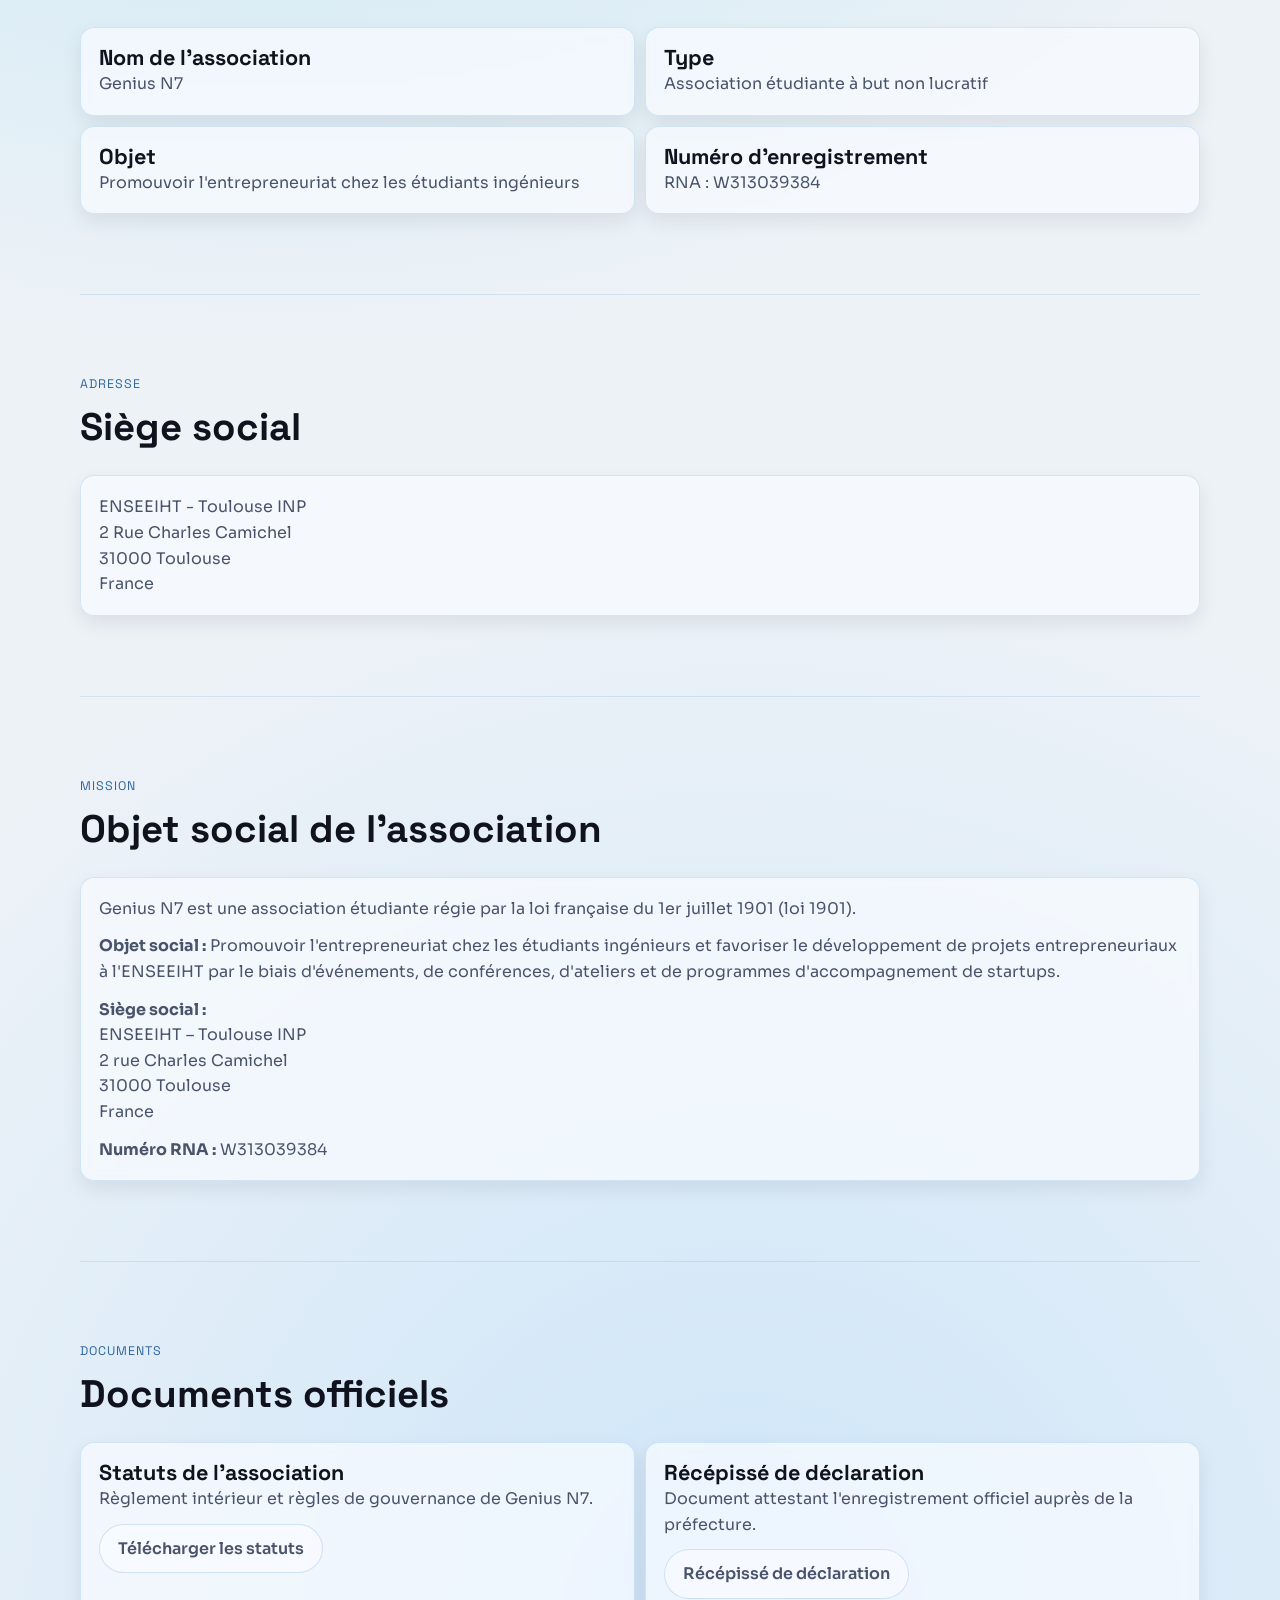
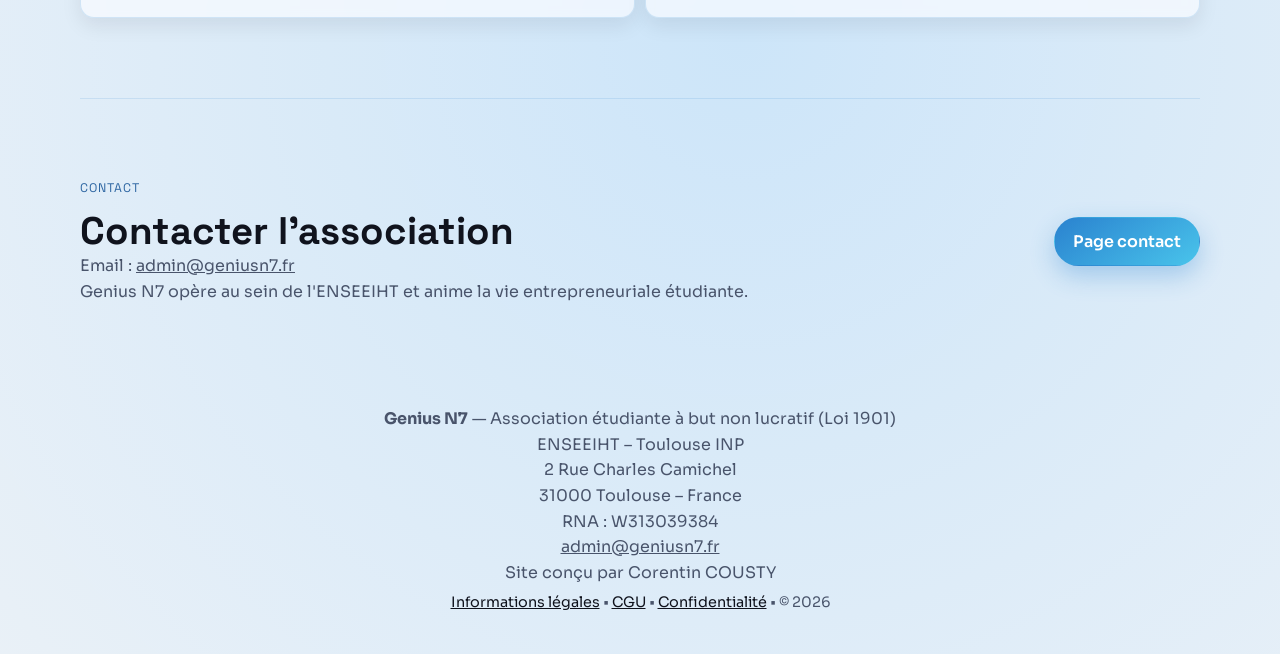
<file: legal.html>
<!DOCTYPE html>
<html lang="fr">
<head>
  <meta charset="utf-8">
  <meta name="viewport" content="width=device-width, initial-scale=1">
  <meta name="description" content="Informations légales et détails organisationnels de Genius N7, association étudiante à but non lucratif de l'ENSEEIHT (Toulouse INP).">
  <title>Informations légales | Genius N7</title>
  <link rel="preconnect" href="https://fonts.googleapis.com">
  <link rel="preconnect" href="https://fonts.gstatic.com" crossorigin>
  <link href="https://fonts.googleapis.com/css2?family=Space+Grotesk:wght@400;500;700&family=Sora:wght@400;600;700&display=swap" rel="stylesheet">
  <link rel="stylesheet" href="css/style.css">
</head>
<body>
  <header class="site-header" id="top">
    <a class="brand" href="index.html" aria-label="Accueil Genius N7">
      <img class="brand-logo" src="assets/logos/logo-transparent.png" alt="Logo Genius N7">
      <span class="brand-text">Genius N7</span>
    </a>
    <button class="nav-toggle" type="button" aria-expanded="false" aria-controls="main-nav">Menu</button>
    <nav id="main-nav" class="main-nav" aria-label="Navigation principale">
      <a href="index.html">Accueil</a>
      <a href="apropos.html">À propos</a>
      <a href="venture.html">Venture</a>
      <a href="evenements.html">Événements</a>
      <a href="team.html">Équipe</a>
      <a href="contact.html">Contact</a>
      <a href="legal.html" class="active">Infos légales</a>
      <a href="legacy.html">Legacy</a>
    </nav>
  </header>

  <main>
    <section class="hero section">
      <div class="hero-content">
        <p class="eyebrow">Mentions légales et conformité</p>
        <h1>Informations légales</h1>
        <p class="hero-lead">
          Cette page regroupe les informations officielles de l'association Genius N7 et la conformité légale du site.
          Le domaine geniusn7.fr est le site officiel de l'association.
        </p>
      </div>
      <div class="hero-panel" aria-hidden="true">
        <div class="hero-card">
          <h2>Association</h2>
          <p>Genius N7 est l'association d'entrepreneuriat de l'ENSEEIHT (Toulouse INP).</p>
        </div>
      </div>
    </section>

    <section class="section">
      <div class="section-head">
        <p class="eyebrow">Mentions légales</p>
        <h2>Informations du site</h2>
      </div>
      <div class="card">
        <p><strong>Nom du site :</strong> geniusn7.fr</p>
        <p style="margin-top: 8px;"><strong>Propriétaire et éditeur :</strong></p>
        <p>
          Genius N7 — Association étudiante à but non lucratif<br>
          ENSEEIHT – Toulouse INP<br>
          2 Rue Charles Camichel<br>
          31000 Toulouse<br>
          France<br><br>
          <strong>Numéro RNA :</strong> W313039384<br>
          <strong>Contact :</strong> <a href="mailto:admin@geniusn7.fr">admin@geniusn7.fr</a>
        </p>
        <p style="margin-top: 12px;"><strong>Responsable de la publication :</strong></p>
        <p>
          Le Président du Bureau de Genius N7<br>
          Pour l'année 2026-2027
        </p>
        <p style="margin-top: 12px;"><strong>Hébergement :</strong></p>
        <p>
          OVHcloud<br>
          Hébergement du site au nom de l'association Genius N7<br>
          Gestion technique assurée par Corentin COUSTY pour l'association
        </p>
      </div>
    </section>

    <section class="section">
      <div class="section-head">
        <p class="eyebrow">Informations officielles</p>
        <h2>Détails de l'association</h2>
      </div>
      <div class="contact-grid">
        <div class="card">
          <h3>Nom de l'association</h3>
          <p>Genius N7</p>
        </div>
        <div class="card">
          <h3>Type</h3>
          <p>Association étudiante à but non lucratif</p>
        </div>
        <div class="card">
          <h3>Objet</h3>
          <p>Promouvoir l'entrepreneuriat chez les étudiants ingénieurs</p>
        </div>
        <div class="card">
          <h3>Numéro d'enregistrement</h3>
          <p>RNA : W313039384</p>
        </div>
      </div>
    </section>

    <section class="section">
      <div class="section-head">
        <p class="eyebrow">Adresse</p>
        <h2>Siège social</h2>
      </div>
      <div class="card">
        <p>
          ENSEEIHT - Toulouse INP<br>
          2 Rue Charles Camichel<br>
          31000 Toulouse<br>
          France
        </p>
      </div>
    </section>

    <section class="section">
      <div class="section-head">
        <p class="eyebrow">Mission</p>
        <h2>Objet social de l'association</h2>
      </div>
      <div class="card">
        <p>
          Genius N7 est une association étudiante régie par la loi française du 1er juillet 1901 (loi 1901).
        </p>
        <p style="margin-top: 12px;">
          <strong>Objet social :</strong> Promouvoir l'entrepreneuriat chez les étudiants ingénieurs et favoriser le développement de projets entrepreneuriaux à l'ENSEEIHT par le biais d'événements, de conférences, d'ateliers et de programmes d'accompagnement de startups.
        </p>
        <p style="margin-top: 12px;">
          <strong>Siège social :</strong><br>
          ENSEEIHT – Toulouse INP<br>
          2 rue Charles Camichel<br>
          31000 Toulouse<br>
          France
        </p>
        <p style="margin-top: 12px;">
          <strong>Numéro RNA :</strong> W313039384
        </p>
      </div>
    </section>

    <section class="section">
      <div class="section-head">
        <p class="eyebrow">Documents</p>
        <h2>Documents officiels</h2>
      </div>
      <div class="contact-grid">
        <div class="card">
          <h3>Statuts de l'association</h3>
          <p>Règlement intérieur et règles de gouvernance de Genius N7.</p>
          <p style="margin-top: 12px;">
            <a href="docs/statuts-genius-n7.pdf" class="btn btn-secondary" target="_blank" rel="noopener">Télécharger les statuts</a>
          </p>
        </div>
        <div class="card">
          <h3>Récépissé de déclaration</h3>
          <p>Document attestant l'enregistrement officiel auprès de la préfecture.</p>
          <p style="margin-top: 12px;">
            <a href="docs/recepisse-genius-n7.pdf" class="btn btn-secondary" target="_blank" rel="noopener">Récépissé de déclaration</a>
          </p>
        </div>
      </div>
    </section>

    <section class="section community">
      <div>
        <p class="eyebrow">Contact</p>
        <h2>Contacter l'association</h2>
        <p>
          Email : <a href="mailto:admin@geniusn7.fr">admin@geniusn7.fr</a><br>
          Genius N7 opère au sein de l'ENSEEIHT et anime la vie entrepreneuriale étudiante.
        </p>
      </div>
      <a class="btn btn-primary" href="contact.html">Page contact</a>
    </section>
  </main>

  <footer class="site-footer">
    <div>
      <p><strong>Genius N7</strong> — Association étudiante à but non lucratif (Loi 1901)</p>
      <p>ENSEEIHT – Toulouse INP<br>2 Rue Charles Camichel<br>31000 Toulouse – France<br>RNA : W313039384<br><a href="mailto:admin@geniusn7.fr">admin@geniusn7.fr</a></p>
    </div>
    <p class="credit">Site conçu par Corentin COUSTY</p>
    <p class="footer-meta"><a href="legal.html">Informations légales</a> • <a href="cgu.html">CGU</a> • <a href="privacy.html">Confidentialité</a> • © 2026</p>
  </footer>

  <script src="js/script.js"></script>
</body>
</html>
</file>
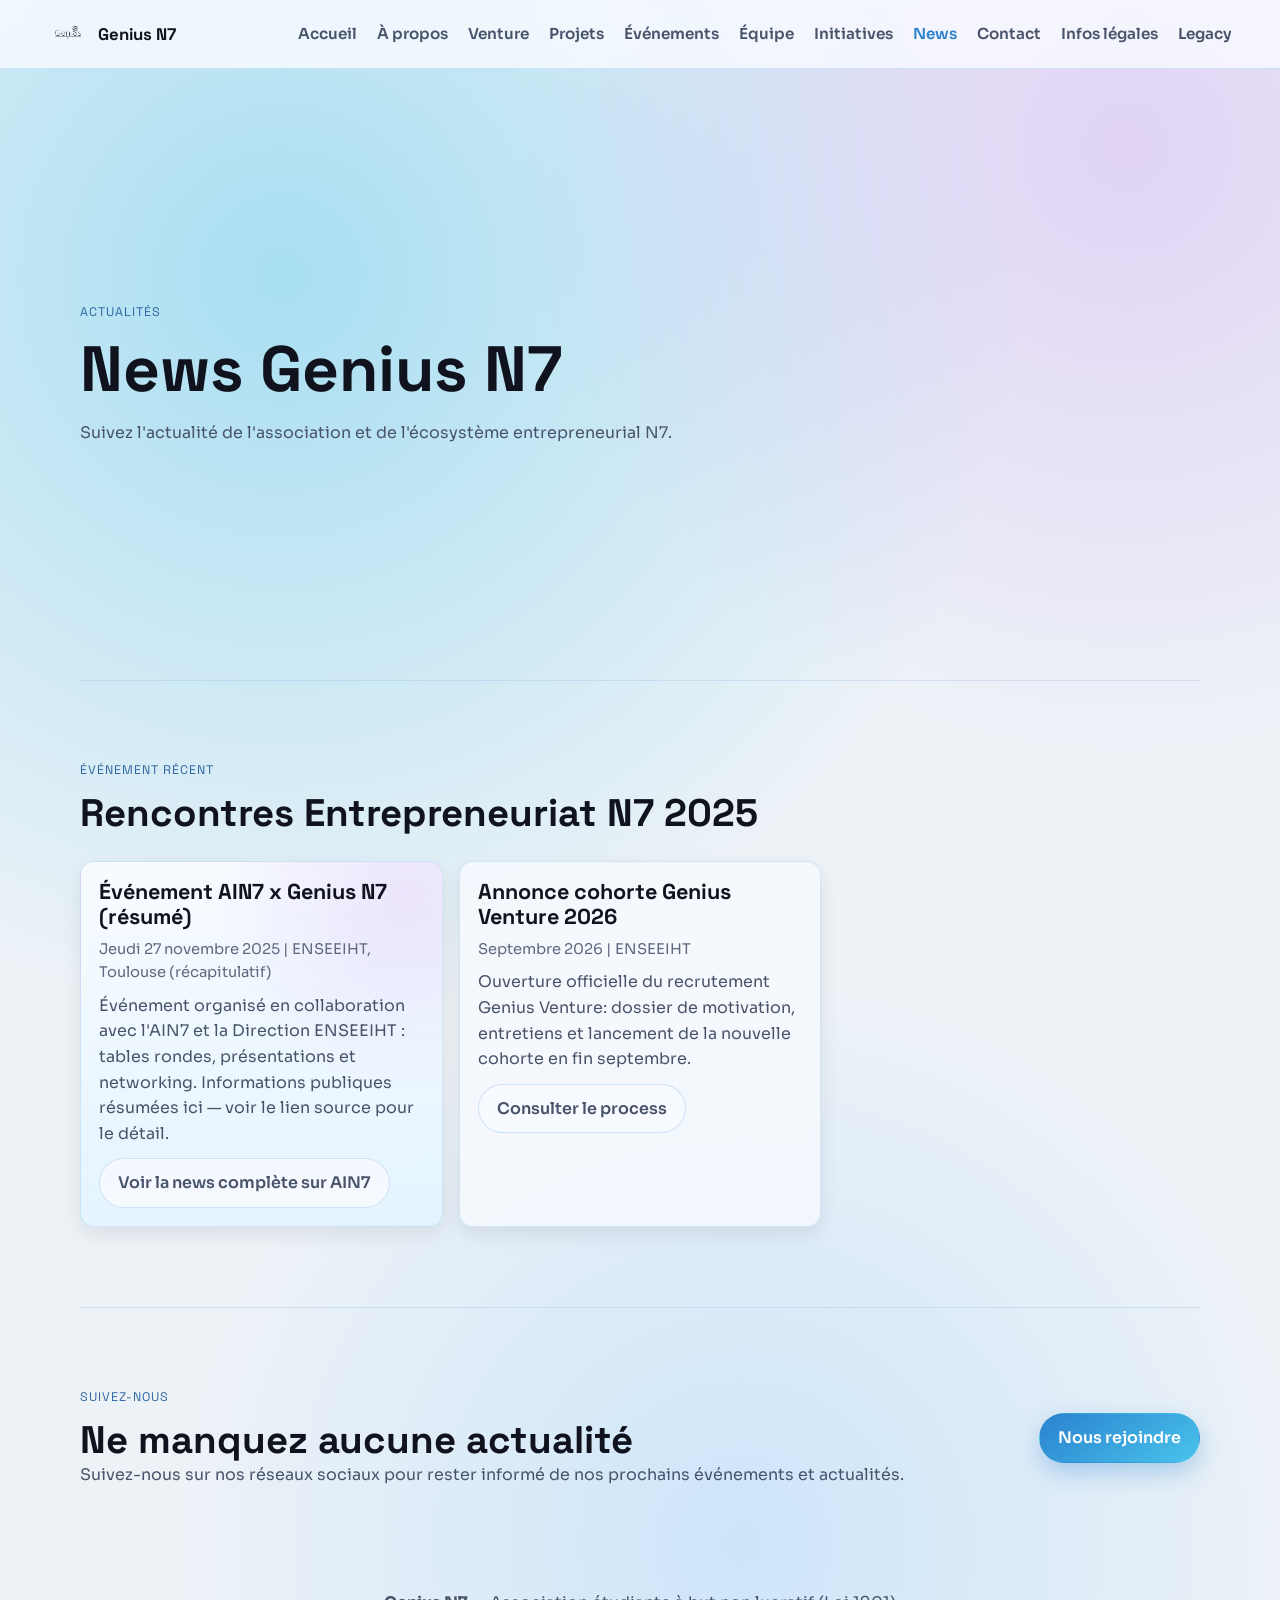
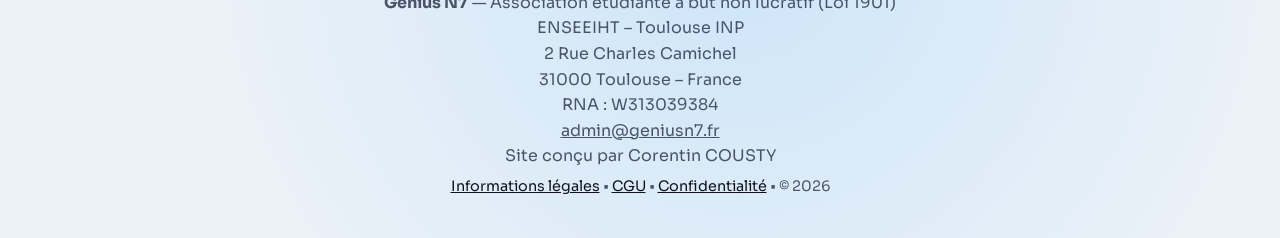
<file: news.html>
<!DOCTYPE html>
<html lang="fr">
<head>
  <meta charset="utf-8">
  <meta name="viewport" content="width=device-width, initial-scale=1">
  <meta name="description" content="Actualités et news de Genius N7.">
  <title>News | Genius N7</title>
  <link rel="preconnect" href="https://fonts.googleapis.com">
  <link rel="preconnect" href="https://fonts.gstatic.com" crossorigin>
  <link href="https://fonts.googleapis.com/css2?family=Space+Grotesk:wght@400;500;700&family=Sora:wght@400;600;700&display=swap" rel="stylesheet">
  <link rel="stylesheet" href="css/style.css">
</head>
<body>
  <header class="site-header" id="top">
    <a class="brand" href="index.html" aria-label="Accueil Genius N7">
      <img class="brand-logo" src="assets/logos/logo-transparent.png" alt="Logo Genius N7">
      <span class="brand-text">Genius N7</span>
    </a>
    <button class="nav-toggle" type="button" aria-expanded="false" aria-controls="main-nav">Menu</button>
    <nav id="main-nav" class="main-nav" aria-label="Navigation principale">
      <a href="index.html">Accueil</a>
      <a href="apropos.html">À propos</a>
      <a href="venture.html">Venture</a>
      <a href="projets.html">Projets</a>
      <a href="evenements.html">Événements</a>
      <a href="team.html">Équipe</a>
      <a href="initiatives.html">Initiatives</a>
      <a href="news.html" class="active">News</a>
      <a href="contact.html">Contact</a>
      <a href="legal.html">Infos légales</a>
      <a href="legacy.html">Legacy</a>
    </nav>
  </header>

  <main>
    <section class="hero section">
      <div class="hero-content">
        <p class="eyebrow">Actualités</p>
        <h1>News Genius N7</h1>
        <p class="hero-lead">
          Suivez l'actualité de l'association et de l'écosystème entrepreneurial N7.
        </p>
      </div>
    </section>

    <section class="section">
      <div class="section-head">
        <p class="eyebrow">Événement récent</p>
        <h2>Rencontres Entrepreneuriat N7 2025</h2>
      </div>
      <div class="card-grid">
        <article class="card tone-accent">
          <h3>Événement AIN7 x Genius N7 (résumé)</h3>
          <p class="event-meta">Jeudi 27 novembre 2025 | ENSEEIHT, Toulouse (récapitulatif)</p>
          <p>
            Événement organisé en collaboration avec l'AIN7 et la Direction ENSEEIHT : tables rondes, présentations
            et networking. Informations publiques résumées ici — voir le lien source pour le détail.
          </p>
          <p style="margin-top: 12px;">
            <a href="https://www.ain7.com/fr/event/rencontres-entrepreneuriat-n7-2025/2025/10/24/605?utm_source=ig&utm_medium=social&utm_content=link_in_bio" target="_blank" rel="noopener noreferrer" class="btn btn-secondary">
              Voir la news complète sur AIN7
            </a>
          </p>
        </article>
        <article class="card">
          <h3>Annonce cohorte Genius Venture 2026</h3>
          <p class="event-meta">Septembre 2026 | ENSEEIHT</p>
          <p>
            Ouverture officielle du recrutement Genius Venture: dossier de motivation, entretiens
            et lancement de la nouvelle cohorte en fin septembre.
          </p>
          <p style="margin-top: 12px;"><a class="btn btn-secondary" href="venture.html">Consulter le process</a></p>
        </article>
      </div>
    </section>

    <section class="section community">
      <div>
        <p class="eyebrow">Suivez-nous</p>
        <h2>Ne manquez aucune actualité</h2>
        <p>
          Suivez-nous sur nos réseaux sociaux pour rester informé de nos prochains événements 
          et actualités.
        </p>
      </div>
      <a class="btn btn-primary" href="contact.html">Nous rejoindre</a>
    </section>
  </main>

  <footer class="site-footer">
    <div>
      <p><strong>Genius N7</strong> — Association étudiante à but non lucratif (Loi 1901)</p>
      <p>ENSEEIHT – Toulouse INP<br>2 Rue Charles Camichel<br>31000 Toulouse – France<br>RNA : W313039384<br><a href="mailto:admin@geniusn7.fr">admin@geniusn7.fr</a></p>
    </div>
    <p class="credit">Site conçu par Corentin COUSTY</p>
    <p class="footer-meta"><a href="legal.html">Informations légales</a> • <a href="cgu.html">CGU</a> • <a href="privacy.html">Confidentialité</a> • © 2026</p>
  </footer>
</html>
</file>
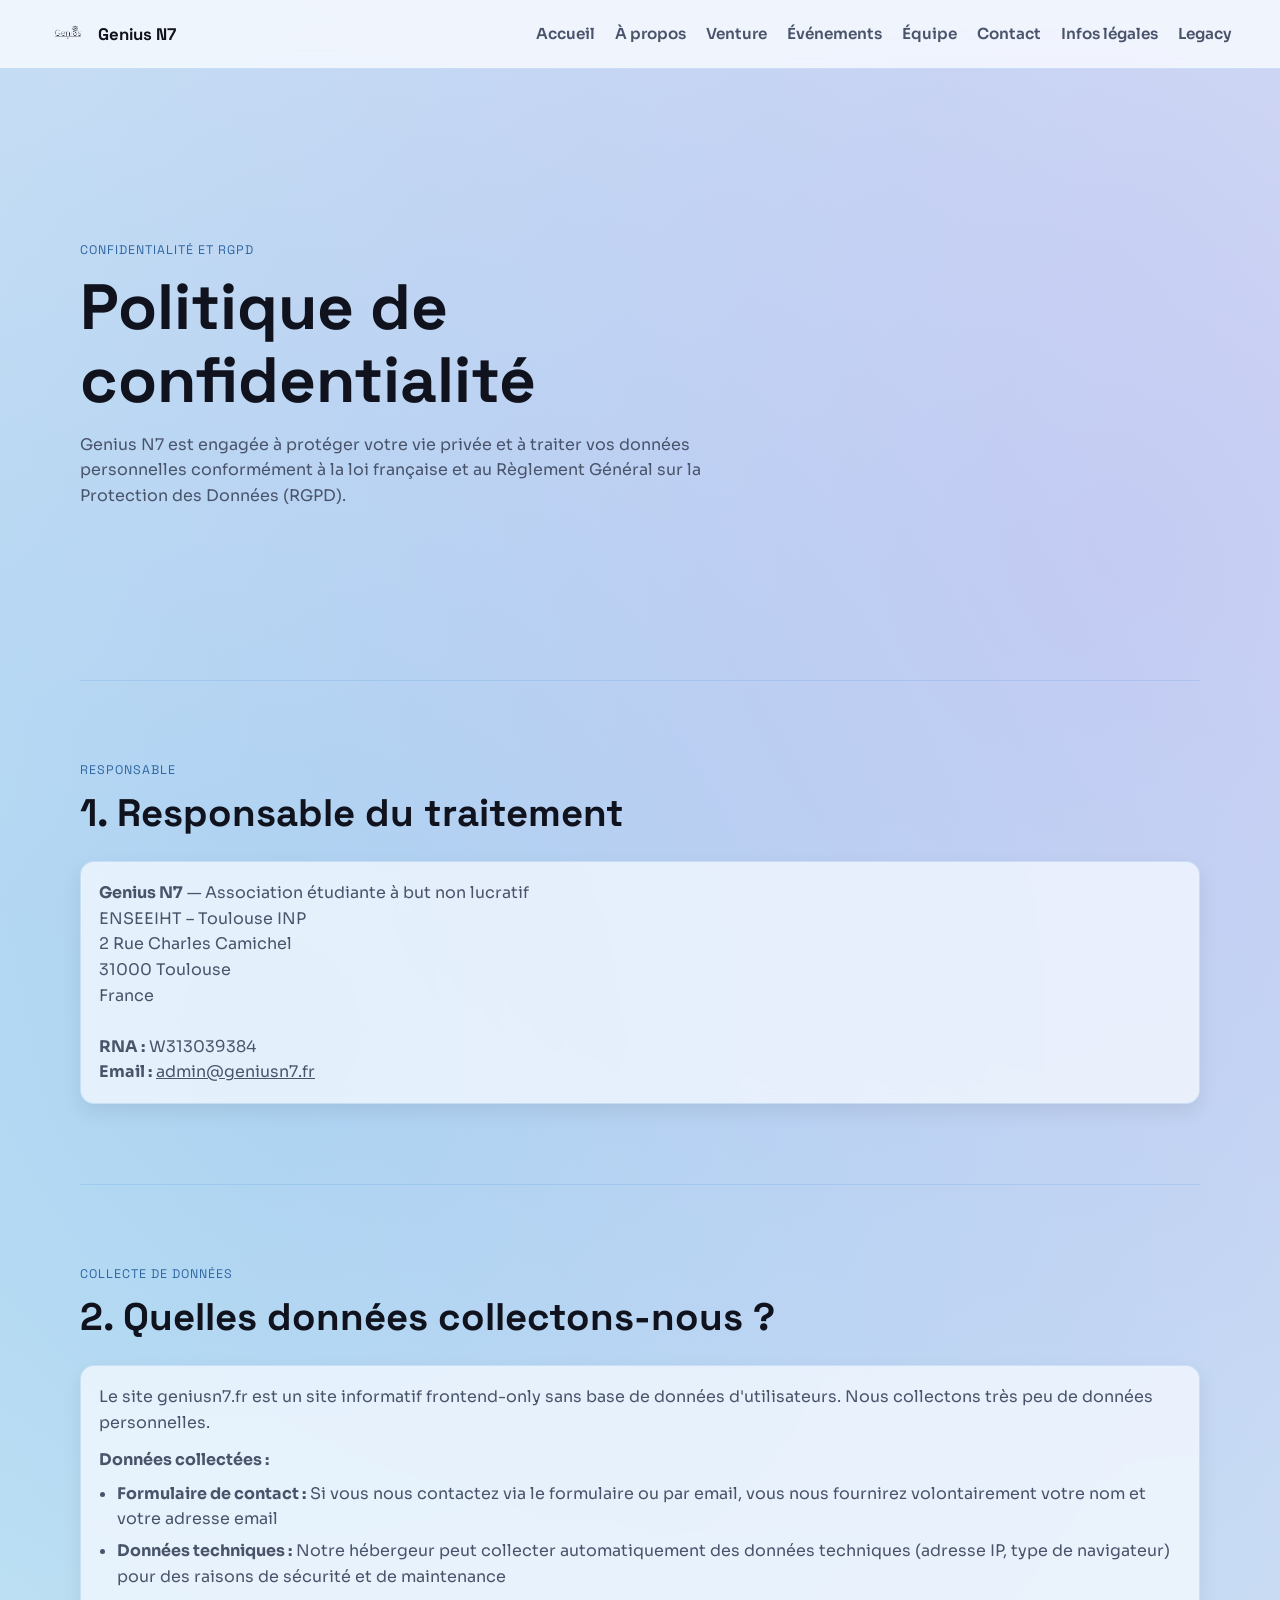
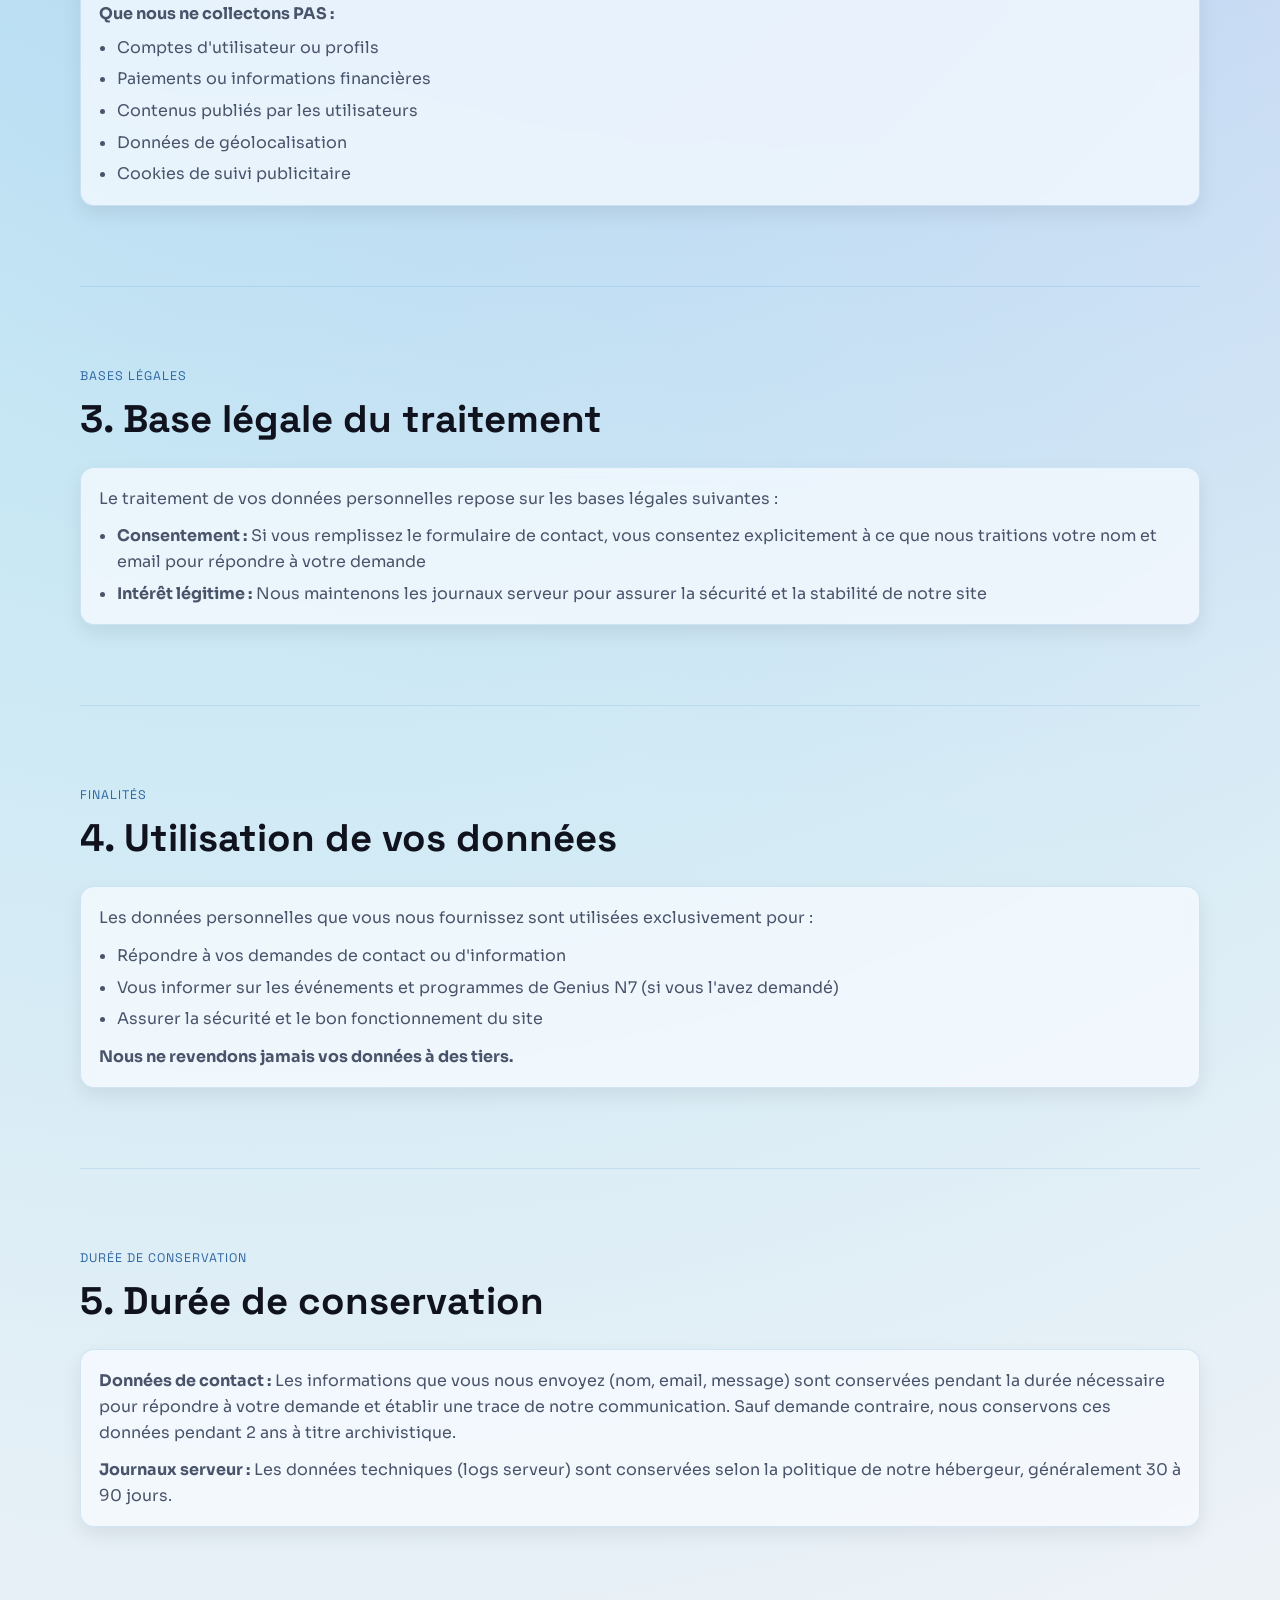
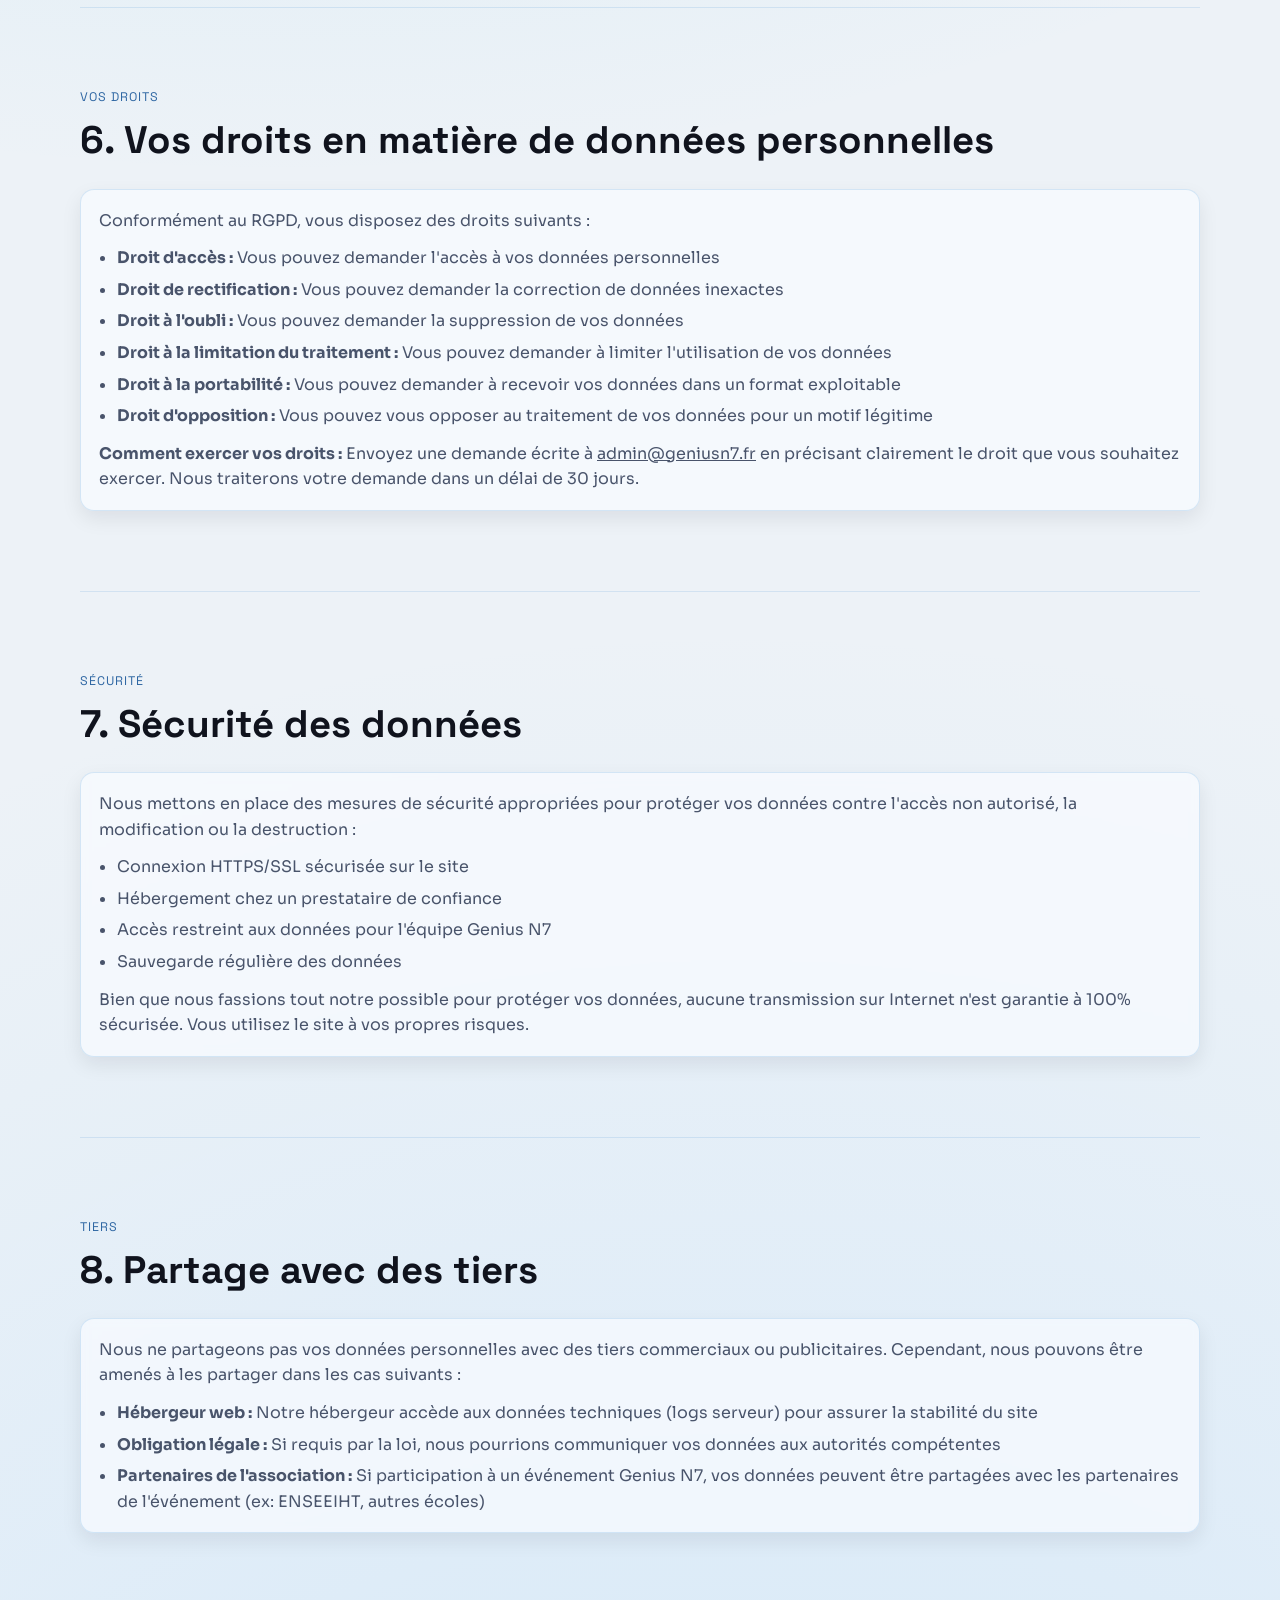
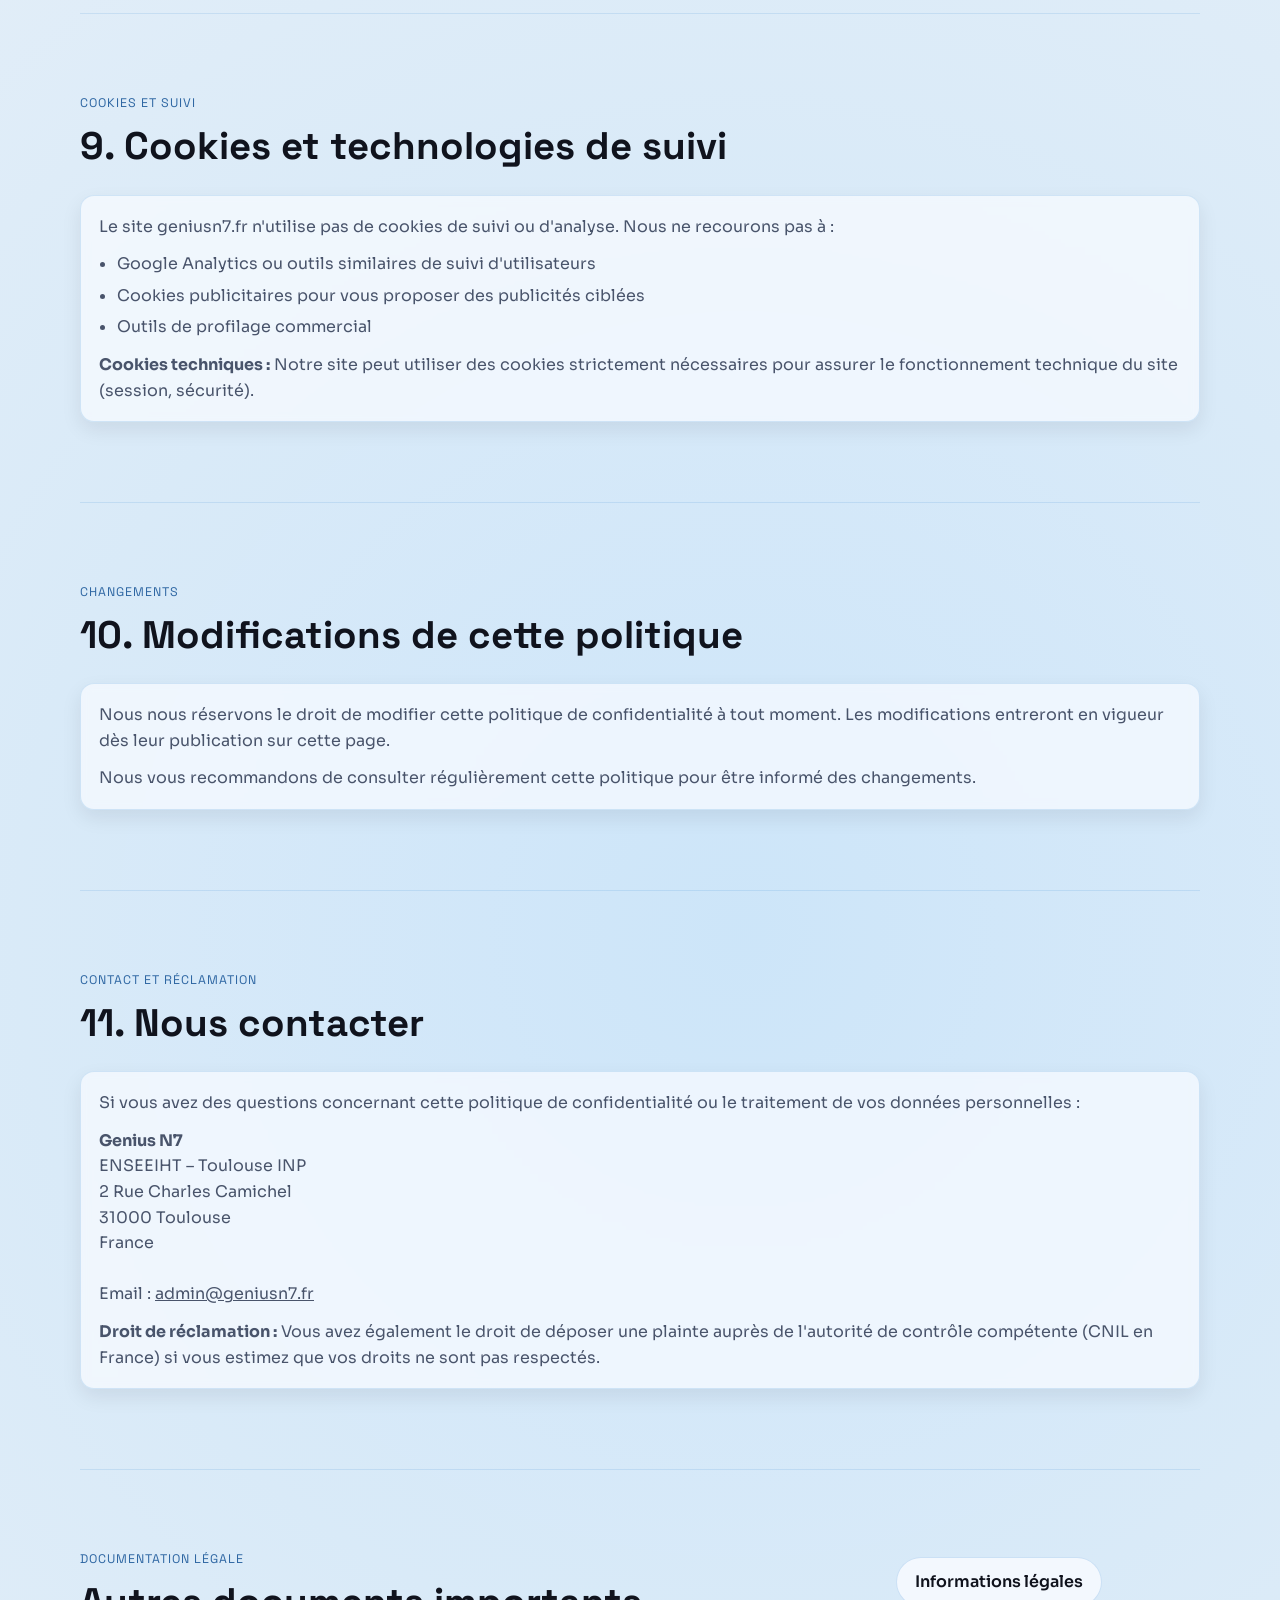
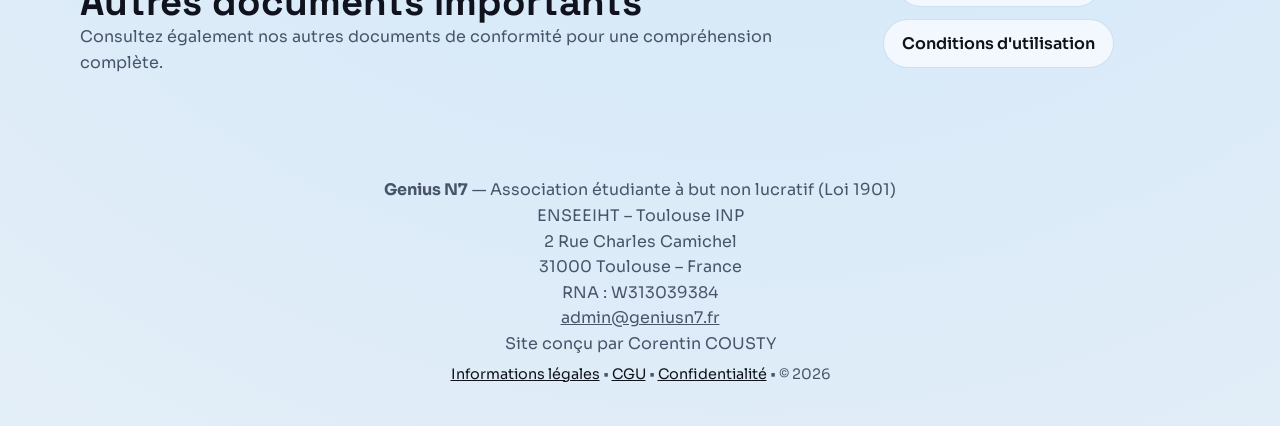
<file: privacy.html>
<!DOCTYPE html>
<html lang="fr">
<head>
  <meta charset="utf-8">
  <meta name="viewport" content="width=device-width, initial-scale=1">
  <meta name="description" content="Politique de confidentialité et de traitement des données personnelles de Genius N7 - Conformité RGPD.">
  <title>Politique de confidentialité | Genius N7</title>
  <link rel="preconnect" href="https://fonts.googleapis.com">
  <link rel="preconnect" href="https://fonts.gstatic.com" crossorigin>
  <link href="https://fonts.googleapis.com/css2?family=Space+Grotesk:wght@400;500;700&family=Sora:wght@400;600;700&display=swap" rel="stylesheet">
  <link rel="stylesheet" href="css/style.css">
</head>
<body>
  <header class="site-header" id="top">
    <a class="brand" href="index.html" aria-label="Accueil Genius N7">
      <img class="brand-logo" src="assets/logos/logo-transparent.png" alt="Logo Genius N7">
      <span class="brand-text">Genius N7</span>
    </a>
    <button class="nav-toggle" type="button" aria-expanded="false" aria-controls="main-nav">Menu</button>
    <nav id="main-nav" class="main-nav" aria-label="Navigation principale">
      <a href="index.html">Accueil</a>
      <a href="apropos.html">À propos</a>
      <a href="venture.html">Venture</a>
      <a href="evenements.html">Événements</a>
      <a href="team.html">Équipe</a>
      <a href="contact.html">Contact</a>
      <a href="legal.html">Infos légales</a>
      <a href="legacy.html">Legacy</a>
    </nav>
  </header>

  <main>
    <section class="hero section">
      <div class="hero-content">
        <p class="eyebrow">Confidentialité et RGPD</p>
        <h1>Politique de confidentialité</h1>
        <p class="hero-lead">
          Genius N7 est engagée à protéger votre vie privée et à traiter vos données personnelles 
          conformément à la loi française et au Règlement Général sur la Protection des Données (RGPD).
        </p>
      </div>
    </section>

    <section class="section">
      <div class="section-head">
        <p class="eyebrow">Responsable</p>
        <h2>1. Responsable du traitement</h2>
      </div>
      <div class="card">
        <p>
          <strong>Genius N7</strong> — Association étudiante à but non lucratif<br>
          ENSEEIHT – Toulouse INP<br>
          2 Rue Charles Camichel<br>
          31000 Toulouse<br>
          France<br><br>
          <strong>RNA :</strong> W313039384<br>
          <strong>Email :</strong> <a href="mailto:admin@geniusn7.fr">admin@geniusn7.fr</a>
        </p>
      </div>
    </section>

    <section class="section">
      <div class="section-head">
        <p class="eyebrow">Collecte de données</p>
        <h2>2. Quelles données collectons-nous ?</h2>
      </div>
      <div class="card">
        <p>
          Le site geniusn7.fr est un site informatif frontend-only sans base de données d'utilisateurs. 
          Nous collectons très peu de données personnelles.
        </p>
        <p style="margin-top: 12px;">
          <strong>Données collectées :</strong>
        </p>
        <ul style="margin-top: 8px;">
          <li><strong>Formulaire de contact :</strong> Si vous nous contactez via le formulaire ou par email, vous nous fournirez volontairement votre nom et votre adresse email</li>
          <li><strong>Données techniques :</strong> Notre hébergeur peut collecter automatiquement des données techniques (adresse IP, type de navigateur) pour des raisons de sécurité et de maintenance</li>
        </ul>
        <p style="margin-top: 12px;">
          <strong>Que nous ne collectons PAS :</strong>
        </p>
        <ul style="margin-top: 8px;">
          <li>Comptes d'utilisateur ou profils</li>
          <li>Paiements ou informations financières</li>
          <li>Contenus publiés par les utilisateurs</li>
          <li>Données de géolocalisation</li>
          <li>Cookies de suivi publicitaire</li>
        </ul>
      </div>
    </section>

    <section class="section">
      <div class="section-head">
        <p class="eyebrow">Bases légales</p>
        <h2>3. Base légale du traitement</h2>
      </div>
      <div class="card">
        <p>
          Le traitement de vos données personnelles repose sur les bases légales suivantes :
        </p>
        <ul style="margin-top: 12px;">
          <li><strong>Consentement :</strong> Si vous remplissez le formulaire de contact, vous consentez explicitement à ce que nous traitions votre nom et email pour répondre à votre demande</li>
          <li><strong>Intérêt légitime :</strong> Nous maintenons les journaux serveur pour assurer la sécurité et la stabilité de notre site</li>
        </ul>
      </div>
    </section>

    <section class="section">
      <div class="section-head">
        <p class="eyebrow">Finalités</p>
        <h2>4. Utilisation de vos données</h2>
      </div>
      <div class="card">
        <p>
          Les données personnelles que vous nous fournissez sont utilisées exclusivement pour :
        </p>
        <ul style="margin-top: 12px;">
          <li>Répondre à vos demandes de contact ou d'information</li>
          <li>Vous informer sur les événements et programmes de Genius N7 (si vous l'avez demandé)</li>
          <li>Assurer la sécurité et le bon fonctionnement du site</li>
        </ul>
        <p style="margin-top: 12px;">
          <strong>Nous ne revendons jamais vos données à des tiers.</strong>
        </p>
      </div>
    </section>

    <section class="section">
      <div class="section-head">
        <p class="eyebrow">Durée de conservation</p>
        <h2>5. Durée de conservation</h2>
      </div>
      <div class="card">
        <p>
          <strong>Données de contact :</strong> Les informations que vous nous envoyez (nom, email, message) 
          sont conservées pendant la durée nécessaire pour répondre à votre demande et établir une trace de notre communication. 
          Sauf demande contraire, nous conservons ces données pendant 2 ans à titre archivistique.
        </p>
        <p style="margin-top: 12px;">
          <strong>Journaux serveur :</strong> Les données techniques (logs serveur) sont conservées selon la politique 
          de notre hébergeur, généralement 30 à 90 jours.
        </p>
      </div>
    </section>

    <section class="section">
      <div class="section-head">
        <p class="eyebrow">Vos droits</p>
        <h2>6. Vos droits en matière de données personnelles</h2>
      </div>
      <div class="card">
        <p>
          Conformément au RGPD, vous disposez des droits suivants :
        </p>
        <ul style="margin-top: 12px;">
          <li><strong>Droit d'accès :</strong> Vous pouvez demander l'accès à vos données personnelles</li>
          <li><strong>Droit de rectification :</strong> Vous pouvez demander la correction de données inexactes</li>
          <li><strong>Droit à l'oubli :</strong> Vous pouvez demander la suppression de vos données</li>
          <li><strong>Droit à la limitation du traitement :</strong> Vous pouvez demander à limiter l'utilisation de vos données</li>
          <li><strong>Droit à la portabilité :</strong> Vous pouvez demander à recevoir vos données dans un format exploitable</li>
          <li><strong>Droit d'opposition :</strong> Vous pouvez vous opposer au traitement de vos données pour un motif légitime</li>
        </ul>
        <p style="margin-top: 12px;">
          <strong>Comment exercer vos droits :</strong> Envoyez une demande écrite à <a href="mailto:admin@geniusn7.fr">admin@geniusn7.fr</a> 
          en précisant clairement le droit que vous souhaitez exercer. Nous traiterons votre demande dans un délai de 30 jours.
        </p>
      </div>
    </section>

    <section class="section">
      <div class="section-head">
        <p class="eyebrow">Sécurité</p>
        <h2>7. Sécurité des données</h2>
      </div>
      <div class="card">
        <p>
          Nous mettons en place des mesures de sécurité appropriées pour protéger vos données contre l'accès non autorisé, 
          la modification ou la destruction :
        </p>
        <ul style="margin-top: 12px;">
          <li>Connexion HTTPS/SSL sécurisée sur le site</li>
          <li>Hébergement chez un prestataire de confiance</li>
          <li>Accès restreint aux données pour l'équipe Genius N7</li>
          <li>Sauvegarde régulière des données</li>
        </ul>
        <p style="margin-top: 12px;">
          Bien que nous fassions tout notre possible pour protéger vos données, aucune transmission sur Internet 
          n'est garantie à 100% sécurisée. Vous utilisez le site à vos propres risques.
        </p>
      </div>
    </section>

    <section class="section">
      <div class="section-head">
        <p class="eyebrow">Tiers</p>
        <h2>8. Partage avec des tiers</h2>
      </div>
      <div class="card">
        <p>
          Nous ne partageons pas vos données personnelles avec des tiers commerciaux ou publicitaires. 
          Cependant, nous pouvons être amenés à les partager dans les cas suivants :
        </p>
        <ul style="margin-top: 12px;">
          <li><strong>Hébergeur web :</strong> Notre hébergeur accède aux données techniques (logs serveur) pour assurer la stabilité du site</li>
          <li><strong>Obligation légale :</strong> Si requis par la loi, nous pourrions communiquer vos données aux autorités compétentes</li>
          <li><strong>Partenaires de l'association :</strong> Si participation à un événement Genius N7, vos données peuvent être partagées avec les partenaires de l'événement (ex: ENSEEIHT, autres écoles)</li>
        </ul>
      </div>
    </section>

    <section class="section">
      <div class="section-head">
        <p class="eyebrow">Cookies et suivi</p>
        <h2>9. Cookies et technologies de suivi</h2>
      </div>
      <div class="card">
        <p>
          Le site geniusn7.fr n'utilise pas de cookies de suivi ou d'analyse. Nous ne recourons pas à :
        </p>
        <ul style="margin-top: 12px;">
          <li>Google Analytics ou outils similaires de suivi d'utilisateurs</li>
          <li>Cookies publicitaires pour vous proposer des publicités ciblées</li>
          <li>Outils de profilage commercial</li>
        </ul>
        <p style="margin-top: 12px;">
          <strong>Cookies techniques :</strong> Notre site peut utiliser des cookies strictement nécessaires 
          pour assurer le fonctionnement technique du site (session, sécurité).
        </p>
      </div>
    </section>

    <section class="section">
      <div class="section-head">
        <p class="eyebrow">Changements</p>
        <h2>10. Modifications de cette politique</h2>
      </div>
      <div class="card">
        <p>
          Nous nous réservons le droit de modifier cette politique de confidentialité à tout moment. 
          Les modifications entreront en vigueur dès leur publication sur cette page.
        </p>
        <p style="margin-top: 12px;">
          Nous vous recommandons de consulter régulièrement cette politique pour être informé des changements.
        </p>
      </div>
    </section>

    <section class="section">
      <div class="section-head">
        <p class="eyebrow">Contact et réclamation</p>
        <h2>11. Nous contacter</h2>
      </div>
      <div class="card">
        <p>
          Si vous avez des questions concernant cette politique de confidentialité ou le traitement de vos données personnelles :
        </p>
        <p style="margin-top: 12px;">
          <strong>Genius N7</strong><br>
          ENSEEIHT – Toulouse INP<br>
          2 Rue Charles Camichel<br>
          31000 Toulouse<br>
          France<br><br>
          Email : <a href="mailto:admin@geniusn7.fr">admin@geniusn7.fr</a>
        </p>
        <p style="margin-top: 12px;">
          <strong>Droit de réclamation :</strong> Vous avez également le droit de déposer une plainte auprès de l'autorité 
          de contrôle compétente (CNIL en France) si vous estimez que vos droits ne sont pas respectés.
        </p>
      </div>
    </section>

    <section class="section community">
      <div>
        <p class="eyebrow">Documentation légale</p>
        <h2>Autres documents importants</h2>
        <p>
          Consultez également nos autres documents de conformité pour une compréhension complète.
        </p>
      </div>
      <div style="display: flex; gap: 12px; flex-wrap: wrap; justify-content: center;">
        <a class="btn btn-secondary" href="legal.html">Informations légales</a>
        <a class="btn btn-secondary" href="cgu.html">Conditions d'utilisation</a>
      </div>
    </section>
  </main>

  <footer class="site-footer">
    <div>
      <p><strong>Genius N7</strong> — Association étudiante à but non lucratif (Loi 1901)</p>
      <p>ENSEEIHT – Toulouse INP<br>2 Rue Charles Camichel<br>31000 Toulouse – France<br>RNA : W313039384<br><a href="mailto:admin@geniusn7.fr">admin@geniusn7.fr</a></p>
    </div>
    <p class="credit">Site conçu par Corentin COUSTY</p>
    <p class="footer-meta"><a href="legal.html">Informations légales</a> • <a href="cgu.html">CGU</a> • <a href="privacy.html">Confidentialité</a> • © 2026</p>
  </footer>

  <script src="js/script.js"></script>
</body>
</html>
</file>
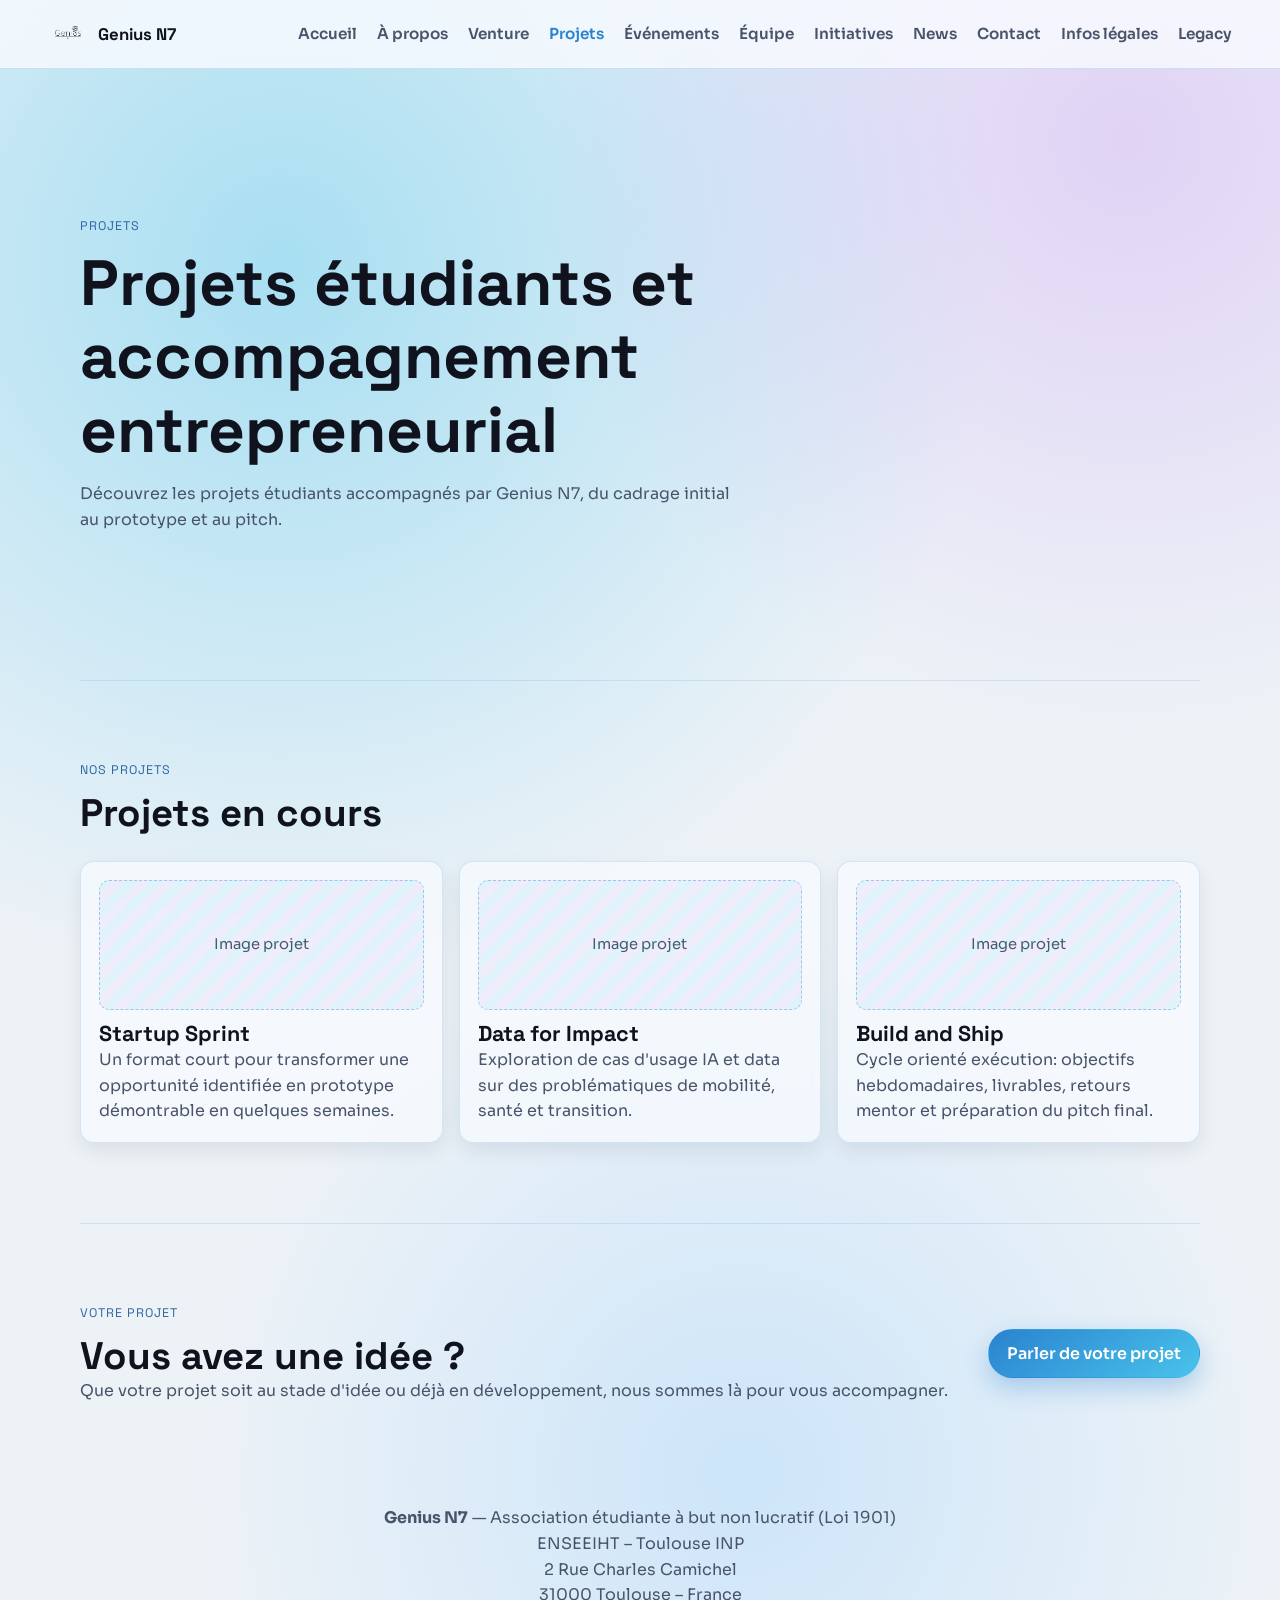
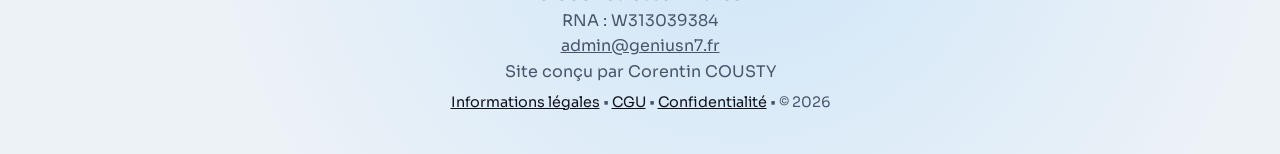
<file: projets.html>
<!DOCTYPE html>
<html lang="fr">
<head>
  <meta charset="utf-8">
  <meta name="viewport" content="width=device-width, initial-scale=1">
  <meta name="description" content="Projets étudiants et accompagnement entrepreneurial - Genius N7.">
  <title>Projets | Genius N7</title>
  <link rel="preconnect" href="https://fonts.googleapis.com">
  <link rel="preconnect" href="https://fonts.gstatic.com" crossorigin>
  <link href="https://fonts.googleapis.com/css2?family=Space+Grotesk:wght@400;500;700&family=Sora:wght@400;600;700&display=swap" rel="stylesheet">
  <link rel="stylesheet" href="css/style.css">
</head>
<body>
  <header class="site-header" id="top">
    <a class="brand" href="index.html" aria-label="Accueil Genius N7">
      <img class="brand-logo" src="assets/logos/logo-transparent.png" alt="Logo Genius N7">
      <span class="brand-text">Genius N7</span>
    </a>
    <button class="nav-toggle" type="button" aria-expanded="false" aria-controls="main-nav">Menu</button>
    <nav id="main-nav" class="main-nav" aria-label="Navigation principale">
      <a href="index.html">Accueil</a>
      <a href="apropos.html">À propos</a>
      <a href="venture.html">Venture</a>
      <a href="projets.html" class="active">Projets</a>
      <a href="evenements.html">Événements</a>
      <a href="team.html">Équipe</a>
      <a href="initiatives.html">Initiatives</a>
      <a href="news.html">News</a>
      <a href="contact.html">Contact</a>
      <a href="legal.html">Infos légales</a>
      <a href="legacy.html">Legacy</a>
    </nav>
  </header>

  <main>
    <section class="hero section">
      <div class="hero-content">
        <p class="eyebrow">Projets</p>
        <h1>Projets étudiants et accompagnement entrepreneurial</h1>
        <p class="hero-lead">
          Découvrez les projets étudiants accompagnés par Genius N7, du cadrage initial
          au prototype et au pitch.
        </p>
      </div>
    </section>

    <section class="section">
      <div class="section-head">
        <p class="eyebrow">Nos projets</p>
        <h2>Projets en cours</h2>
      </div>
      <div class="card-grid project-grid">
        <article class="card">
          <div class="card-media">Image projet</div>
          <h3>Startup Sprint</h3>
          <p>Un format court pour transformer une opportunité identifiée en prototype démontrable en quelques semaines.</p>
        </article>
        <article class="card">
          <div class="card-media">Image projet</div>
          <h3>Data for Impact</h3>
          <p>Exploration de cas d'usage IA et data sur des problématiques de mobilité, santé et transition.</p>
        </article>
        <article class="card">
          <div class="card-media">Image projet</div>
          <h3>Build and Ship</h3>
          <p>Cycle orienté exécution: objectifs hebdomadaires, livrables, retours mentor et préparation du pitch final.</p>
        </article>
      </div>
    </section>

    <section class="section community">
      <div>
        <p class="eyebrow">Votre projet</p>
        <h2>Vous avez une idée ?</h2>
        <p>
          Que votre projet soit au stade d'idée ou déjà en développement, 
          nous sommes là pour vous accompagner.
        </p>
      </div>
      <a class="btn btn-primary" href="contact.html">Parler de votre projet</a>
    </section>
  </main>

  <footer class="site-footer">
    <div>
      <p><strong>Genius N7</strong> — Association étudiante à but non lucratif (Loi 1901)</p>
      <p>ENSEEIHT – Toulouse INP<br>2 Rue Charles Camichel<br>31000 Toulouse – France<br>RNA : W313039384<br><a href="mailto:admin@geniusn7.fr">admin@geniusn7.fr</a></p>
    </div>
    <p class="credit">Site conçu par Corentin COUSTY</p>
    <p class="footer-meta"><a href="legal.html">Informations légales</a> • <a href="cgu.html">CGU</a> • <a href="privacy.html">Confidentialité</a> • © 2026</p>
  </footer>
</file>
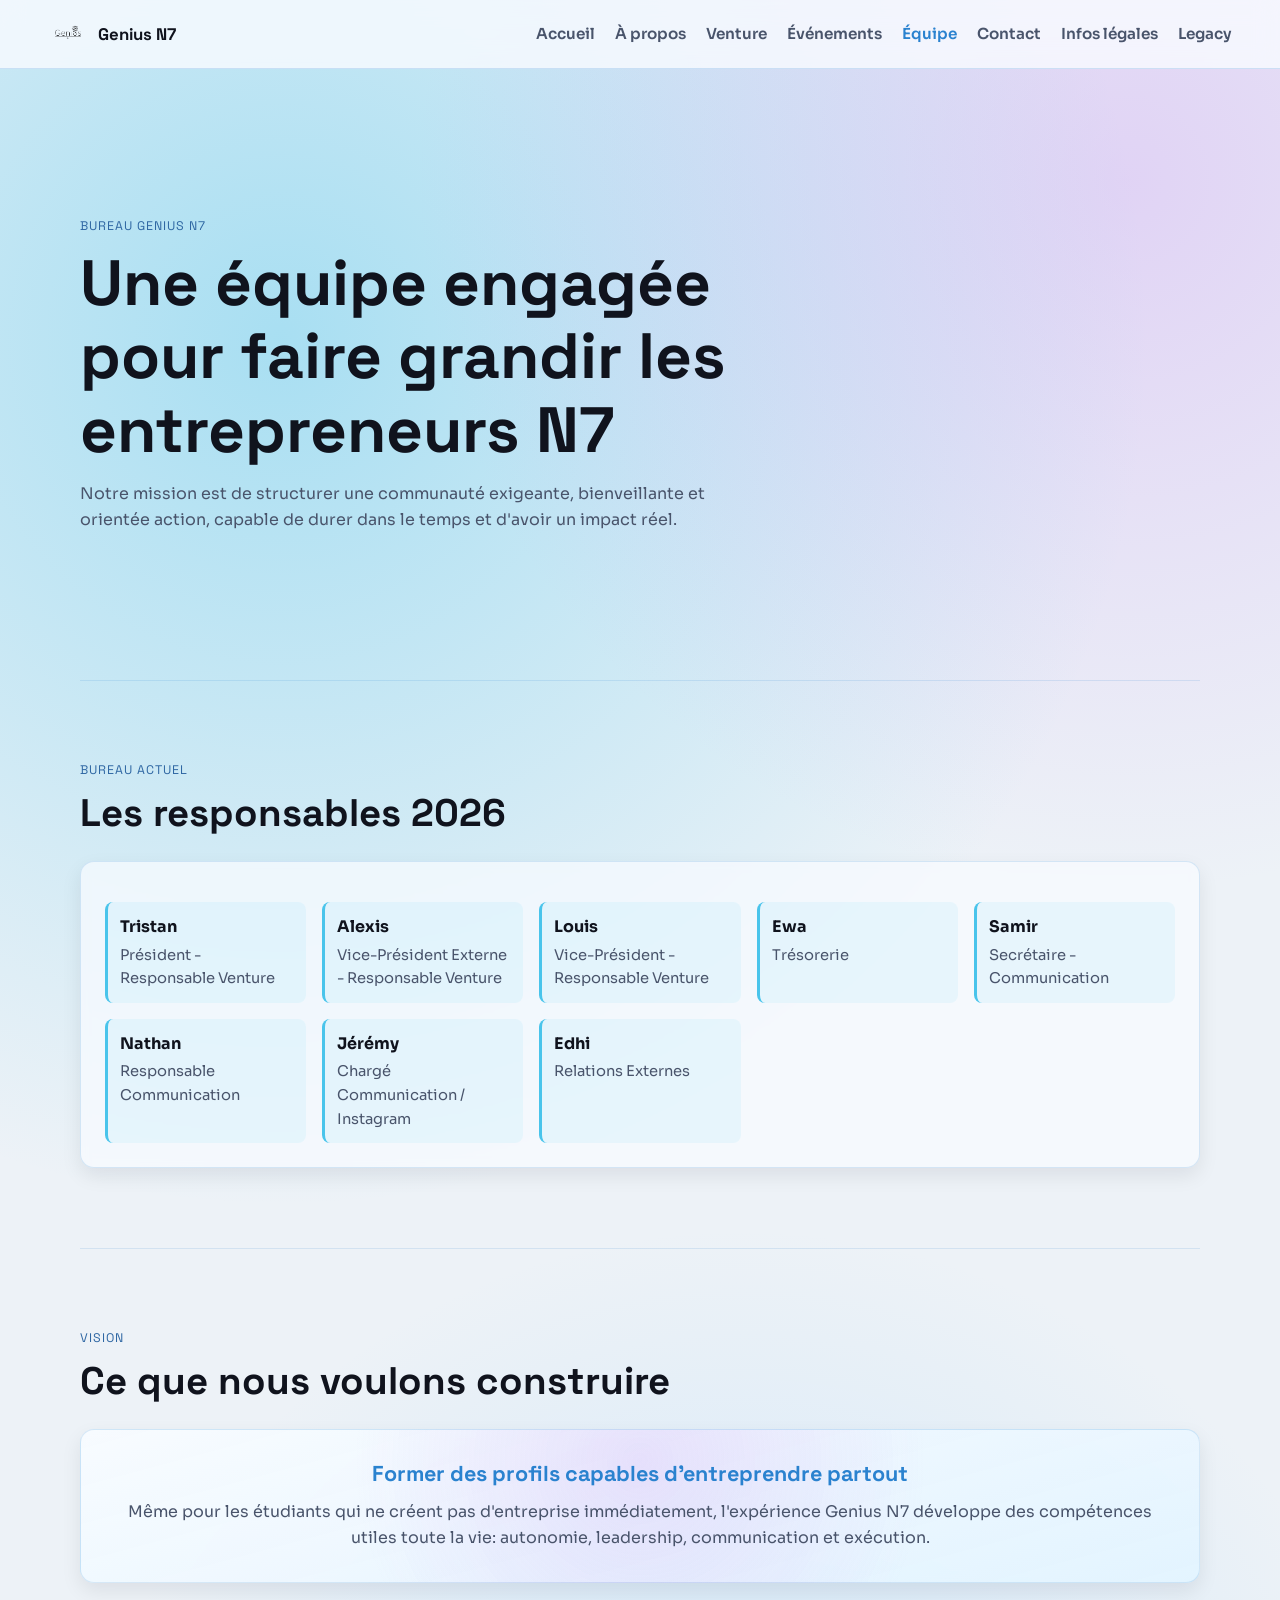
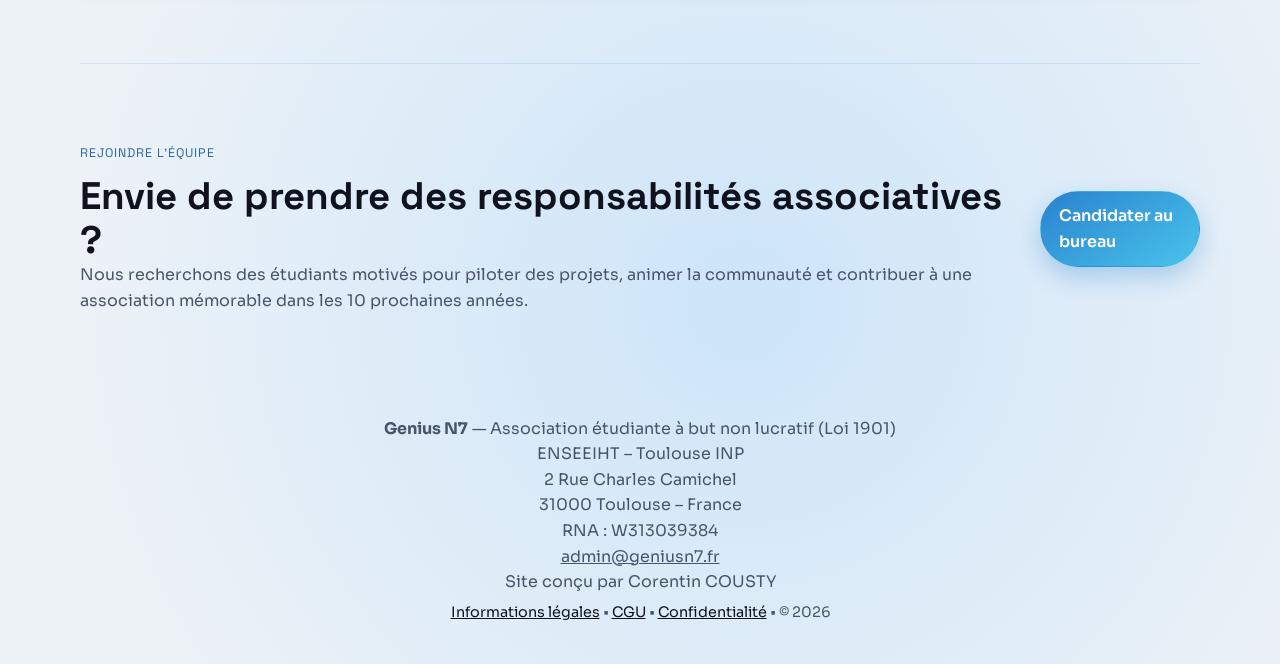
<file: team.html>
<!DOCTYPE html>
<html lang="fr">
<head>
  <meta charset="utf-8">
  <meta name="viewport" content="width=device-width, initial-scale=1">
  <meta name="description" content="L'équipe Genius N7: bureau, rôles et vision pour développer l'entrepreneuriat à l'ENSEEIHT.">
  <title>Équipe | Genius N7</title>
  <link rel="preconnect" href="https://fonts.googleapis.com">
  <link rel="preconnect" href="https://fonts.gstatic.com" crossorigin>
  <link href="https://fonts.googleapis.com/css2?family=Space+Grotesk:wght@400;500;700&family=Sora:wght@400;600;700&display=swap" rel="stylesheet">
  <link rel="stylesheet" href="css/style.css">
</head>
<body>
  <header class="site-header" id="top">
    <a class="brand" href="index.html" aria-label="Accueil Genius N7">
      <img class="brand-logo" src="assets/logos/logo-transparent.png" alt="Logo Genius N7">
      <span class="brand-text">Genius N7</span>
    </a>
    <button class="nav-toggle" type="button" aria-expanded="false" aria-controls="main-nav">Menu</button>
    <nav id="main-nav" class="main-nav" aria-label="Navigation principale">
      <a href="index.html">Accueil</a>
      <a href="apropos.html">À propos</a>
      <a href="venture.html">Venture</a>
      <a href="evenements.html">Événements</a>
      <a href="team.html" class="active">Équipe</a>
      <a href="contact.html">Contact</a>
      <a href="legal.html">Infos légales</a>
      <a href="legacy.html">Legacy</a>
    </nav>
  </header>

  <main>
    <section class="hero section">
      <div class="hero-content">
        <p class="eyebrow">Bureau Genius N7</p>
        <h1>Une équipe engagée pour faire grandir les entrepreneurs N7</h1>
        <p class="hero-lead">
          Notre mission est de structurer une communauté exigeante, bienveillante et orientée action,
          capable de durer dans le temps et d'avoir un impact réel.
        </p>
      </div>
    </section>

    <section class="section">
      <div class="section-head">
        <p class="eyebrow">Bureau actuel</p>
        <h2>Les responsables 2026</h2>
      </div>
      <div class="card bureau-card">
        <div class="bureau-grid">
          <div class="bureau-member">
            <strong>Tristan</strong>
            <p>Président - Responsable Venture</p>
          </div>
          <div class="bureau-member">
            <strong>Alexis</strong>
            <p>Vice-Président Externe - Responsable Venture</p>
          </div>
          <div class="bureau-member">
            <strong>Louis</strong>
            <p>Vice-Président - Responsable Venture</p>
          </div>
          <div class="bureau-member">
            <strong>Ewa</strong>
            <p>Trésorerie</p>
          </div>
          <div class="bureau-member">
            <strong>Samir</strong>
            <p>Secrétaire - Communication</p>
          </div>
          <div class="bureau-member">
            <strong>Nathan</strong>
            <p>Responsable Communication</p>
          </div>
          <div class="bureau-member">
            <strong>Jérémy</strong>
            <p>Chargé Communication / Instagram</p>
          </div>
          <div class="bureau-member">
            <strong>Edhi</strong>
            <p>Relations Externes</p>
          </div>
        </div>
      </div>
    </section>

    <section class="section">
      <div class="section-head">
        <p class="eyebrow">Vision</p>
        <h2>Ce que nous voulons construire</h2>
      </div>
      <div class="card vision-card">
        <h3>Former des profils capables d'entreprendre partout</h3>
        <p>
          Même pour les étudiants qui ne créent pas d'entreprise immédiatement, l'expérience Genius N7
          développe des compétences utiles toute la vie: autonomie, leadership, communication et exécution.
        </p>
      </div>
    </section>

    <section class="section community">
      <div>
        <p class="eyebrow">Rejoindre l'équipe</p>
        <h2>Envie de prendre des responsabilités associatives ?</h2>
        <p>
          Nous recherchons des étudiants motivés pour piloter des projets, animer la communauté
          et contribuer à une association mémorable dans les 10 prochaines années.
        </p>
      </div>
      <a class="btn btn-primary" href="mailto:admin@geniusn7.fr?subject=Je%20veux%20m%27engager%20dans%20l%27%C3%A9quipe%20Genius%20N7">Candidater au bureau</a>
    </section>
  </main>

  <footer class="site-footer">
    <div>
      <p><strong>Genius N7</strong> — Association étudiante à but non lucratif (Loi 1901)</p>
      <p>ENSEEIHT – Toulouse INP<br>2 Rue Charles Camichel<br>31000 Toulouse – France<br>RNA : W313039384<br><a href="mailto:admin@geniusn7.fr">admin@geniusn7.fr</a></p>
    </div>
    <p class="credit">Site conçu par Corentin COUSTY</p>
    <p class="footer-meta"><a href="legal.html">Informations légales</a> • <a href="cgu.html">CGU</a> • <a href="privacy.html">Confidentialité</a> • © 2026</p>
  </footer>
</file>
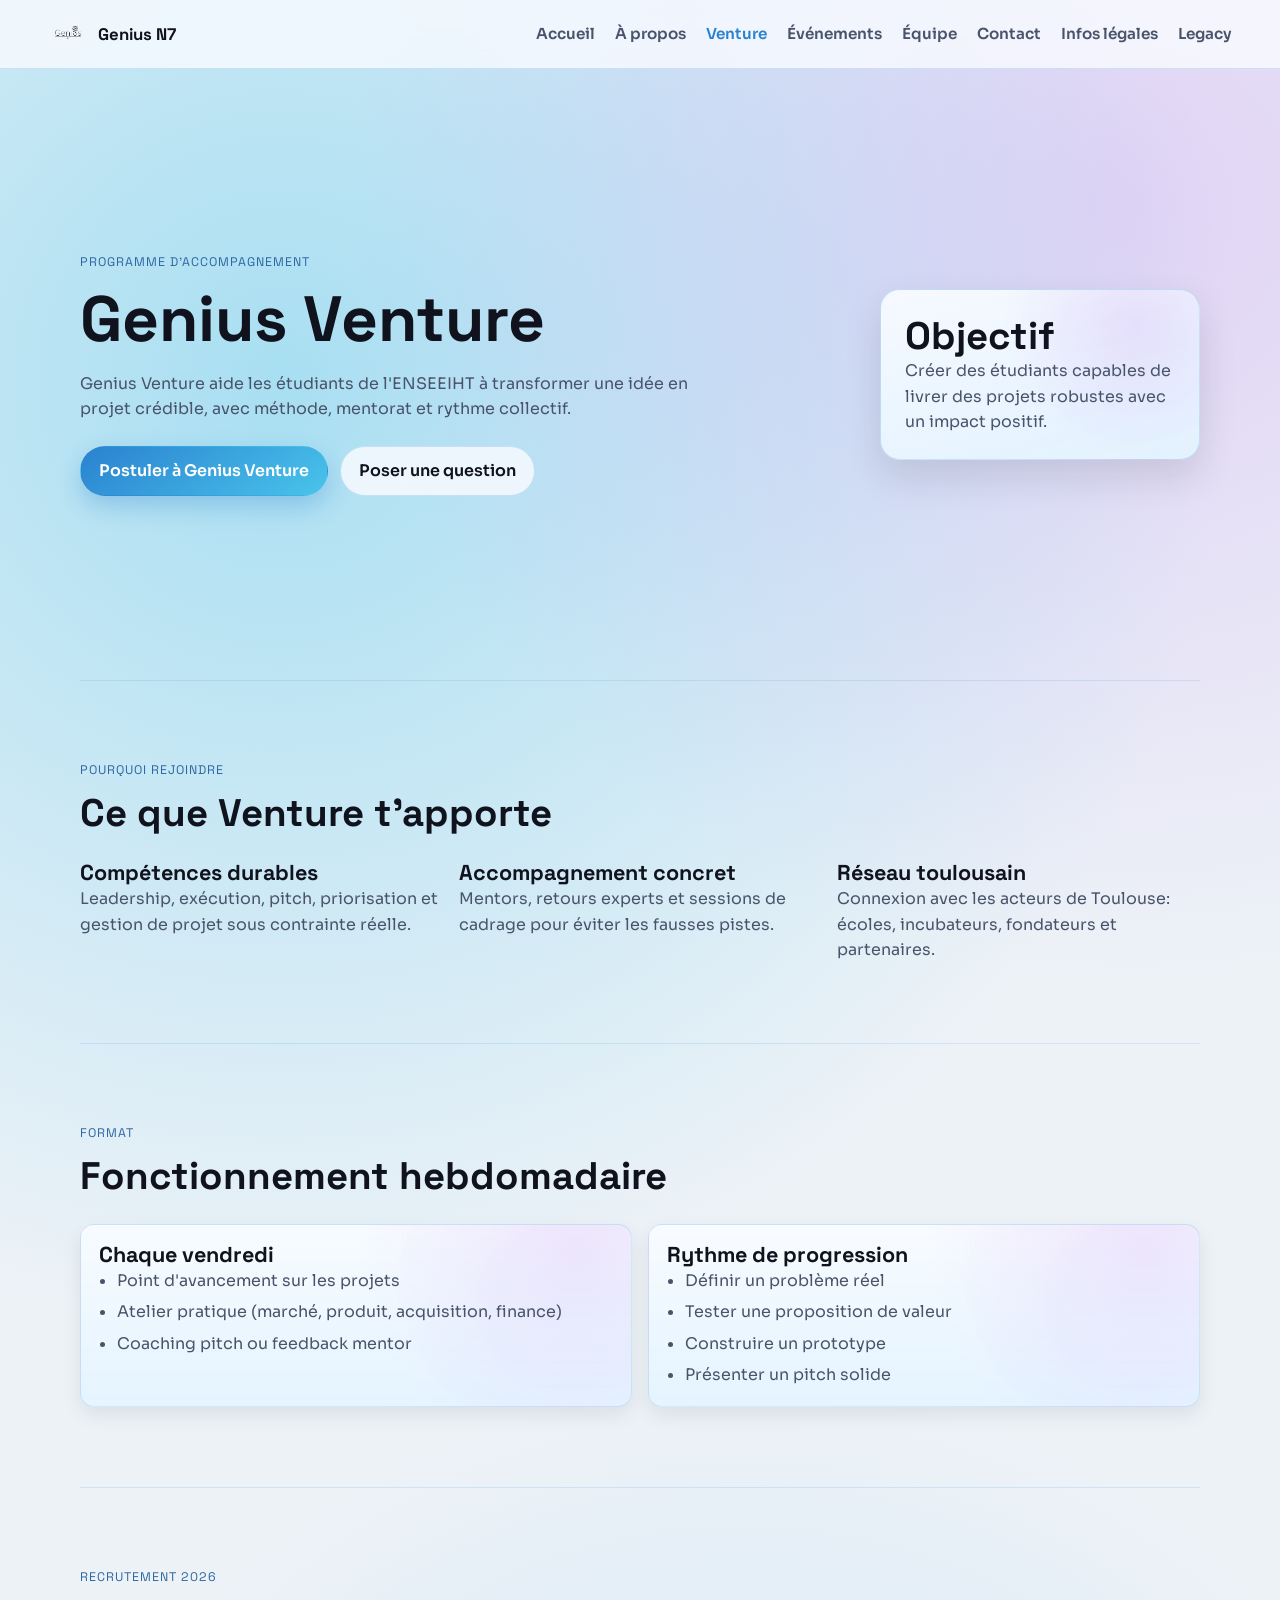
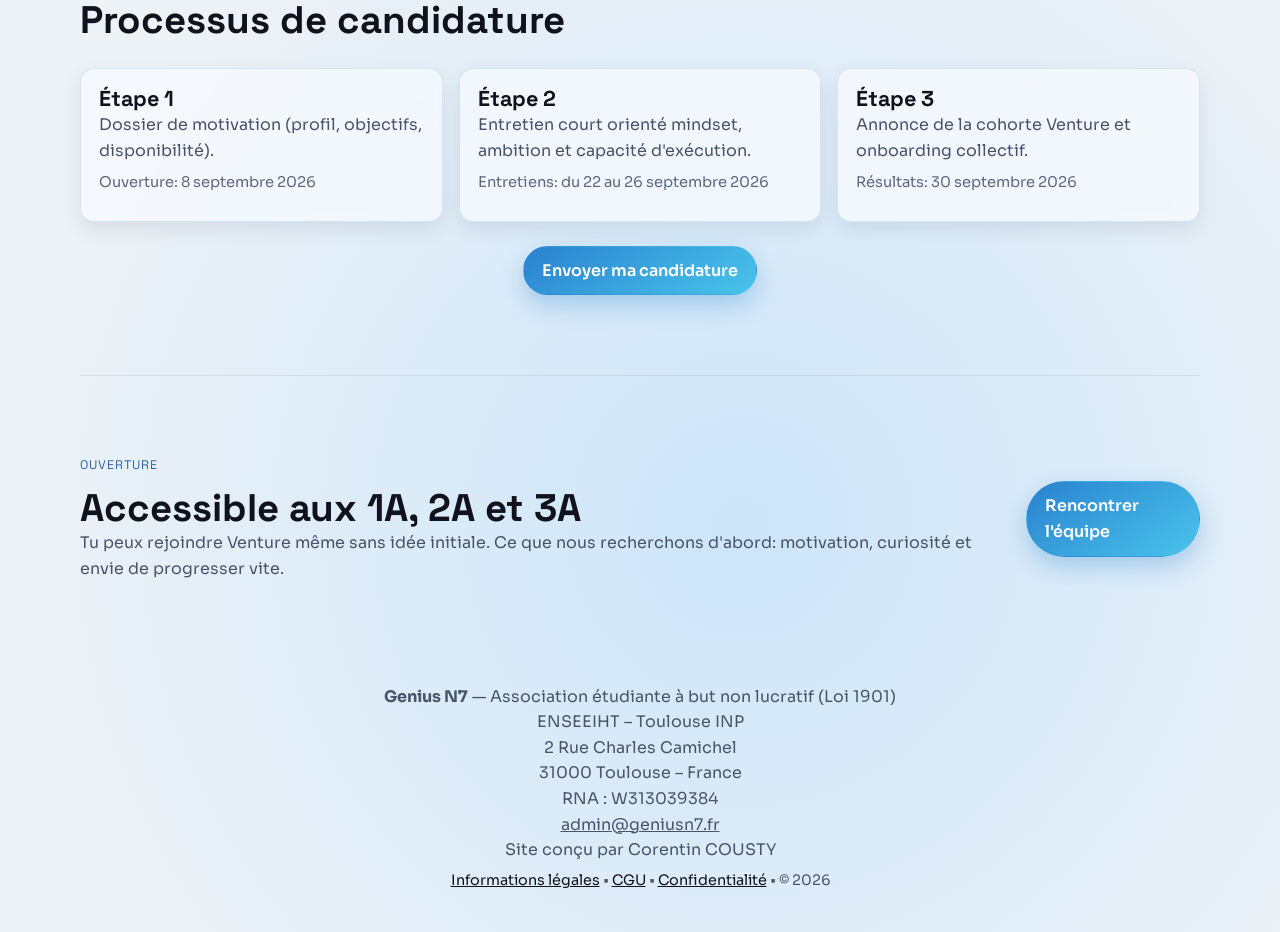
<file: venture.html>
<!DOCTYPE html>
<html lang="fr">
<head>
  <meta charset="utf-8">
  <meta name="viewport" content="width=device-width, initial-scale=1">
  <meta name="description" content="Genius Venture, le programme d'accompagnement entrepreneurial de Genius N7 pour les étudiants de l'ENSEEIHT.">
  <title>Genius Venture | Genius N7</title>
  <link rel="preconnect" href="https://fonts.googleapis.com">
  <link rel="preconnect" href="https://fonts.gstatic.com" crossorigin>
  <link href="https://fonts.googleapis.com/css2?family=Space+Grotesk:wght@400;500;700&family=Sora:wght@400;600;700&display=swap" rel="stylesheet">
  <link rel="stylesheet" href="css/style.css">
</head>
<body>
  <header class="site-header" id="top">
    <a class="brand" href="index.html" aria-label="Accueil Genius N7">
      <img class="brand-logo" src="assets/logos/logo-transparent.png" alt="Logo Genius N7">
      <span class="brand-text">Genius N7</span>
    </a>
    <button class="nav-toggle" type="button" aria-expanded="false" aria-controls="main-nav">Menu</button>
    <nav id="main-nav" class="main-nav" aria-label="Navigation principale">
      <a href="index.html">Accueil</a>
      <a href="apropos.html">À propos</a>
      <a href="venture.html" class="active">Venture</a>
      <a href="evenements.html">Événements</a>
      <a href="team.html">Équipe</a>
      <a href="contact.html">Contact</a>
      <a href="legal.html">Infos légales</a>
      <a href="legacy.html">Legacy</a>
    </nav>
  </header>

  <main>
    <section class="hero section">
      <div class="hero-content">
        <p class="eyebrow">Programme d'accompagnement</p>
        <h1>Genius Venture</h1>
        <p class="hero-lead">
          Genius Venture aide les étudiants de l'ENSEEIHT à transformer une idée en projet crédible,
          avec méthode, mentorat et rythme collectif.
        </p>
        <div class="hero-actions">
          <a class="btn btn-primary" href="mailto:admin@geniusn7.fr?subject=Candidature%20Genius%20Venture">Postuler à Genius Venture</a>
          <a class="btn btn-secondary" href="contact.html">Poser une question</a>
        </div>
      </div>
      <div class="hero-panel" aria-hidden="true">
        <div class="hero-card">
          <h2>Objectif</h2>
          <p>Créer des étudiants capables de livrer des projets robustes avec un impact positif.</p>
        </div>
      </div>
    </section>

    <section class="section">
      <div class="section-head">
        <p class="eyebrow">Pourquoi rejoindre</p>
        <h2>Ce que Venture t'apporte</h2>
      </div>
      <div class="about-grid">
        <article>
          <h3>Compétences durables</h3>
          <p>Leadership, exécution, pitch, priorisation et gestion de projet sous contrainte réelle.</p>
        </article>
        <article>
          <h3>Accompagnement concret</h3>
          <p>Mentors, retours experts et sessions de cadrage pour éviter les fausses pistes.</p>
        </article>
        <article>
          <h3>Réseau toulousain</h3>
          <p>Connexion avec les acteurs de Toulouse: écoles, incubateurs, fondateurs et partenaires.</p>
        </article>
      </div>
    </section>

    <section class="section">
      <div class="section-head">
        <p class="eyebrow">Format</p>
        <h2>Fonctionnement hebdomadaire</h2>
      </div>
      <div class="card-grid initiative-grid">
        <article class="card tone-accent">
          <h3>Chaque vendredi</h3>
          <ul>
            <li>Point d'avancement sur les projets</li>
            <li>Atelier pratique (marché, produit, acquisition, finance)</li>
            <li>Coaching pitch ou feedback mentor</li>
          </ul>
        </article>
        <article class="card tone-accent">
          <h3>Rythme de progression</h3>
          <ul>
            <li>Définir un problème réel</li>
            <li>Tester une proposition de valeur</li>
            <li>Construire un prototype</li>
            <li>Présenter un pitch solide</li>
          </ul>
        </article>
      </div>
    </section>

    <section class="section">
      <div class="section-head">
        <p class="eyebrow">Recrutement 2026</p>
        <h2>Processus de candidature</h2>
      </div>
      <div class="card-grid">
        <article class="card">
          <h3>Étape 1</h3>
          <p>Dossier de motivation (profil, objectifs, disponibilité).</p>
          <p class="event-meta">Ouverture: 8 septembre 2026</p>
        </article>
        <article class="card">
          <h3>Étape 2</h3>
          <p>Entretien court orienté mindset, ambition et capacité d'exécution.</p>
          <p class="event-meta">Entretiens: du 22 au 26 septembre 2026</p>
        </article>
        <article class="card">
          <h3>Étape 3</h3>
          <p>Annonce de la cohorte Venture et onboarding collectif.</p>
          <p class="event-meta">Résultats: 30 septembre 2026</p>
        </article>
      </div>
      <p style="text-align: center; margin-top: 24px;">
        <a class="btn btn-primary" href="mailto:admin@geniusn7.fr?subject=Candidature%20Genius%20Venture">Envoyer ma candidature</a>
      </p>
    </section>

    <section class="section community">
      <div>
        <p class="eyebrow">Ouverture</p>
        <h2>Accessible aux 1A, 2A et 3A</h2>
        <p>
          Tu peux rejoindre Venture même sans idée initiale. Ce que nous recherchons d'abord:
          motivation, curiosité et envie de progresser vite.
        </p>
      </div>
      <a class="btn btn-primary" href="team.html">Rencontrer l'équipe</a>
    </section>
  </main>

  <footer class="site-footer">
    <div>
      <p><strong>Genius N7</strong> — Association étudiante à but non lucratif (Loi 1901)</p>
      <p>ENSEEIHT – Toulouse INP<br>2 Rue Charles Camichel<br>31000 Toulouse – France<br>RNA : W313039384<br><a href="mailto:admin@geniusn7.fr">admin@geniusn7.fr</a></p>
    </div>
    <p class="credit">Site conçu par Corentin COUSTY</p>
    <p class="footer-meta"><a href="legal.html">Informations légales</a> • <a href="cgu.html">CGU</a> • <a href="privacy.html">Confidentialité</a> • © 2026</p>
  </footer>

  <script src="js/script.js"></script>
</body>
</html>
</file>
<file: css/style.css>
:root {
  --bg-main: #edf2f7;
  --bg-soft: #f8fbff;
  --bg-glass: rgba(248, 251, 255, 0.72);
  --ink-strong: #10131d;
  --ink-muted: #49546b;
  --brand: #49c4eb;
  --brand-dark: #2a82cf;
  --accent: #c38cf0;
  --line: rgba(42, 130, 207, 0.2);
  --shadow: 0 16px 38px rgba(16, 19, 29, 0.12);
  --radius-lg: 20px;
  --radius-md: 14px;
  --max: 1120px;
}

* {
  box-sizing: border-box;
}

html {
  scroll-behavior: smooth;
}

body {
  margin: 0;
  background:
    radial-gradient(circle at 88% 8%, rgba(195, 140, 240, 0.3), transparent 30%),
    radial-gradient(circle at 22% 15%, rgba(73, 196, 235, 0.42), transparent 40%),
    radial-gradient(circle at 58% 84%, rgba(121, 196, 255, 0.28), transparent 33%),
    var(--bg-main);
  color: var(--ink-strong);
  font-family: "Sora", "Segoe UI", sans-serif;
  line-height: 1.6;
}

a {
  color: inherit;
}

.site-header {
  position: sticky;
  top: 0;
  z-index: 10;
  display: flex;
  align-items: center;
  justify-content: space-between;
  padding: 14px clamp(18px, 4vw, 48px);
  background: rgba(248, 251, 255, 0.82);
  backdrop-filter: blur(12px);
  border-bottom: 1px solid var(--line);
}

.brand {
  display: inline-flex;
  align-items: center;
  gap: 10px;
  text-decoration: none;
  font-family: "Space Grotesk", sans-serif;
  font-size: 1.05rem;
  font-weight: 700;
}

.brand-mark {
  display: grid;
  place-items: center;
  width: 40px;
  aspect-ratio: 1;
  border-radius: 12px;
  color: #fff;
  background: linear-gradient(145deg, var(--brand), var(--brand-dark));
}

.brand-logo {
  width: 40px;
  height: 40px;
  object-fit: contain;
}

.main-nav {
  display: flex;
  align-items: center;
  gap: clamp(10px, 2vw, 20px);
}

.main-nav a {
  text-decoration: none;
  color: var(--ink-muted);
  font-weight: 600;
  font-size: 0.95rem;
  transition: color 220ms ease;
}

.main-nav a:hover,
.main-nav a:focus-visible,
.main-nav a.active {
  color: var(--brand-dark);
}

.nav-toggle {
  display: none;
  border: 1px solid var(--line);
  background: rgba(248, 251, 255, 0.86);
  border-radius: 10px;
  padding: 8px 12px;
  font: inherit;
}

.construction-banner {
  width: min(var(--max), calc(100% - 2.4rem));
  margin: 14px auto 0;
  padding: 10px 14px;
  border-radius: 12px;
  border: 1px solid rgba(42, 130, 207, 0.24);
  background: linear-gradient(120deg, rgba(73, 196, 235, 0.22), rgba(195, 140, 240, 0.2));
  color: #153356;
  font-size: 0.92rem;
  font-weight: 600;
}

main {
  width: min(var(--max), calc(100% - 2.4rem));
  margin: 0 auto;
}

.section {
  padding: clamp(46px, 7vw, 80px) 0;
  border-bottom: 1px solid rgba(42, 130, 207, 0.14);
}

.section:last-of-type {
  border-bottom: 0;
}

.hero {
  display: grid;
  gap: 26px;
  grid-template-columns: 1.2fr 0.8fr;
  align-items: center;
  min-height: 68vh;
}

.eyebrow {
  margin: 0 0 10px;
  font-family: "Space Grotesk", sans-serif;
  text-transform: uppercase;
  letter-spacing: 0.08em;
  font-size: 0.78rem;
  color: #2f67a3;
}

h1,
h2,
h3,
h4 {
  margin: 0;
  line-height: 1.15;
  font-family: "Space Grotesk", sans-serif;
}

h1 {
  font-size: clamp(2rem, 7vw, 4rem);
}

h2 {
  font-size: clamp(1.5rem, 4.2vw, 2.4rem);
}

h3 {
  font-size: clamp(1.08rem, 2.6vw, 1.35rem);
}

p {
  margin: 0;
  color: var(--ink-muted);
}

ul {
  margin: 0;
  padding-left: 1.1rem;
  color: var(--ink-muted);
}

li + li {
  margin-top: 6px;
}

.hero-lead {
  max-width: 62ch;
  margin-top: 14px;
}

.hero-actions {
  display: flex;
  gap: 12px;
  flex-wrap: wrap;
  margin-top: 24px;
}

.btn {
  display: inline-flex;
  align-items: center;
  justify-content: center;
  border-radius: 999px;
  padding: 11px 18px;
  text-decoration: none;
  font-weight: 600;
  border: 1px solid transparent;
  transition: transform 220ms ease, box-shadow 220ms ease, background-color 220ms ease;
}

.btn-primary {
  background: linear-gradient(145deg, var(--brand-dark), var(--brand));
  color: #fff;
  box-shadow: 0 10px 24px rgba(42, 130, 207, 0.32);
}

.btn-primary:hover,
.btn-primary:focus-visible {
  transform: translateY(-2px);
  box-shadow: 0 14px 28px rgba(42, 130, 207, 0.38);
}

.btn-secondary {
  border-color: var(--line);
  background: rgba(248, 251, 255, 0.84);
}

.btn-secondary:hover,
.btn-secondary:focus-visible {
  transform: translateY(-2px);
  border-color: rgba(42, 130, 207, 0.34);
}

.hero-panel {
  justify-self: end;
}

.hero-card {
  max-width: 320px;
  padding: 24px;
  border-radius: var(--radius-lg);
  border: 1px solid rgba(42, 130, 207, 0.2);
  box-shadow: var(--shadow);
  background:
    radial-gradient(circle at 80% 20%, rgba(195, 140, 240, 0.22), transparent 46%),
    linear-gradient(165deg, rgba(248, 251, 255, 0.95), rgba(226, 244, 255, 0.9));
  backdrop-filter: blur(8px);
}

.hero-logo {
  width: 80px;
  margin-bottom: 14px;
  object-fit: contain;
}

.section-head {
  margin-bottom: 26px;
}

.about-grid,
.card-grid {
  display: grid;
  gap: 16px;
  grid-template-columns: repeat(3, minmax(0, 1fr));
}

.card {
  background: var(--bg-glass);
  border: 1px solid rgba(42, 130, 207, 0.16);
  border-radius: var(--radius-md);
  padding: 18px;
  box-shadow: 0 8px 20px rgba(16, 19, 29, 0.08);
  backdrop-filter: blur(5px);
  transition: transform 220ms ease, box-shadow 220ms ease, border-color 220ms ease;
}

.card:hover,
.card:focus-within {
  transform: translateY(-4px);
  border-color: rgba(73, 196, 235, 0.34);
  box-shadow: 0 14px 28px rgba(16, 19, 29, 0.12);
}

.card-media {
  display: grid;
  place-items: center;
  margin-bottom: 12px;
  min-height: 130px;
  border-radius: 10px;
  border: 1px dashed rgba(42, 130, 207, 0.38);
  background: repeating-linear-gradient(
    135deg,
    rgba(73, 196, 235, 0.12),
    rgba(73, 196, 235, 0.12) 9px,
    rgba(195, 140, 240, 0.1) 9px,
    rgba(195, 140, 240, 0.1) 18px
  );
  color: #4c5872;
  font-size: 0.92rem;
}

.tone-accent {
  background:
    radial-gradient(circle at 90% 10%, rgba(195, 140, 240, 0.2), transparent 42%),
    linear-gradient(180deg, rgba(248, 251, 255, 0.96), rgba(227, 244, 255, 0.9));
}

.initiative-grid {
  grid-template-columns: repeat(2, minmax(0, 1fr));
}

.coming-soon {
  display: inline-flex;
  align-items: center;
  margin: 0 0 10px;
  padding: 4px 10px;
  border-radius: 999px;
  font-size: 0.76rem;
  font-weight: 700;
  letter-spacing: 0.06em;
  text-transform: uppercase;
  color: #2f1a49;
  background: rgba(195, 140, 240, 0.34);
  border: 1px solid rgba(93, 51, 131, 0.24);
}

.bureau-card {
  padding: 24px;
}

.bureau-grid {
  display: grid;
  gap: 16px;
  grid-template-columns: repeat(auto-fit, minmax(200px, 1fr));
  margin-top: 16px;
}

.bureau-member {
  padding: 12px;
  border-left: 3px solid var(--brand);
  background: rgba(73, 196, 235, 0.08);
  border-radius: 8px;
}

.bureau-member strong {
  display: block;
  margin-bottom: 4px;
  color: var(--ink-strong);
}

.bureau-member p {
  margin: 0;
  font-size: 0.92rem;
}

.vision-card {
  padding: 32px;
  text-align: center;
  background:
    radial-gradient(circle at 50% 20%, rgba(195, 140, 240, 0.22), transparent 50%),
    linear-gradient(165deg, rgba(248, 251, 255, 0.95), rgba(226, 244, 255, 0.9));
}

.vision-card h3 {
  margin-bottom: 12px;
  color: var(--brand-dark);
}

.legacy-story {
  padding: 28px;
  line-height: 1.8;
}

.legacy-story p {
  margin-bottom: 16px;
}

.legacy-story p:last-child {
  margin-bottom: 0;
}

.objectives-grid {
  grid-template-columns: repeat(auto-fit, minmax(280px, 1fr));
}

.event-columns {
  display: grid;
  gap: 20px;
  grid-template-columns: repeat(2, minmax(0, 1fr));
}

.card-list {
  margin-top: 12px;
  display: grid;
  gap: 12px;
}

.card-event {
  border-left: 4px solid var(--brand-dark);
}

.event-meta {
  margin: 8px 0;
  color: #5e6980;
  font-size: 0.92rem;
}

.community {
  display: flex;
  gap: 20px;
  justify-content: space-between;
  align-items: center;
}

.contact-grid {
  display: grid;
  gap: 10px;
  grid-template-columns: repeat(2, minmax(0, 1fr));
}

.site-footer {
  text-align: center;
  padding: 22px 14px 40px;
  color: #58637b;
}

.footer-meta {
  margin-top: 6px;
  font-size: 0.9rem;
  color: var(--ink-muted);
}

.footer-meta a {
  color: var(--ink-strong);
  text-decoration: underline;
}

.reveal {
  opacity: 0;
  transform: translateY(14px);
  transition: opacity 520ms ease, transform 520ms ease;
}

.reveal.visible {
  opacity: 1;
  transform: translateY(0);
}

@media (max-width: 900px) {
  .hero {
    grid-template-columns: 1fr;
    min-height: auto;
  }

  .hero-panel {
    justify-self: start;
  }

  .about-grid,
  .card-grid,
  .event-columns,
  .contact-grid {
    grid-template-columns: 1fr 1fr;
  }

  .initiative-grid {
    grid-template-columns: 1fr;
  }
}

@media (max-width: 980px) {
  .main-nav {
    position: absolute;
    top: calc(100% + 6px);
    right: 14px;
    left: 14px;
    padding: 12px;
    border: 1px solid var(--line);
    border-radius: 14px;
    background: rgba(248, 251, 255, 0.96);
    box-shadow: var(--shadow);
    display: none;
    flex-direction: column;
    align-items: stretch;
  }

  .main-nav.open {
    display: flex;
  }

  .nav-toggle {
    display: inline-flex;
  }
}

@media (max-width: 700px) {

  .about-grid,
  .card-grid,
  .event-columns,
  .contact-grid {
    grid-template-columns: 1fr;
  }

  .community {
    flex-direction: column;
    align-items: flex-start;
  }
}
</file>
